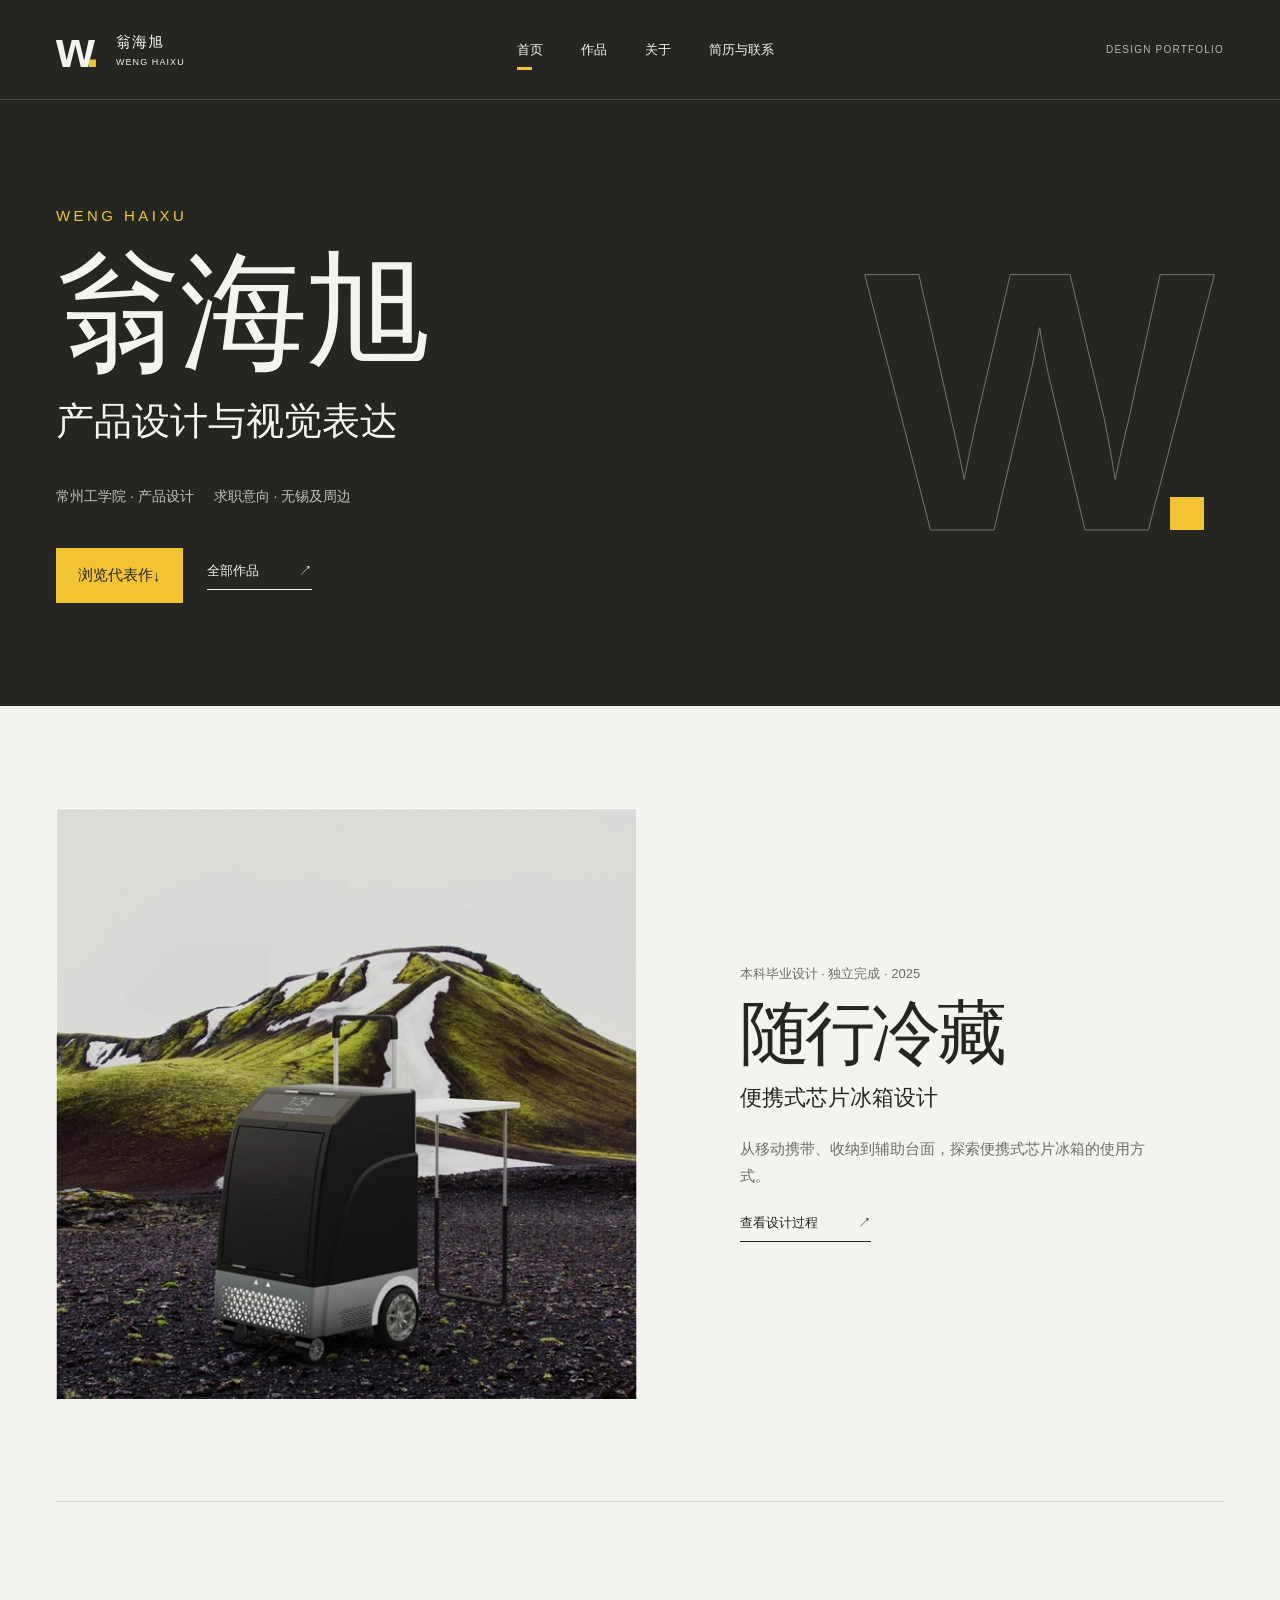
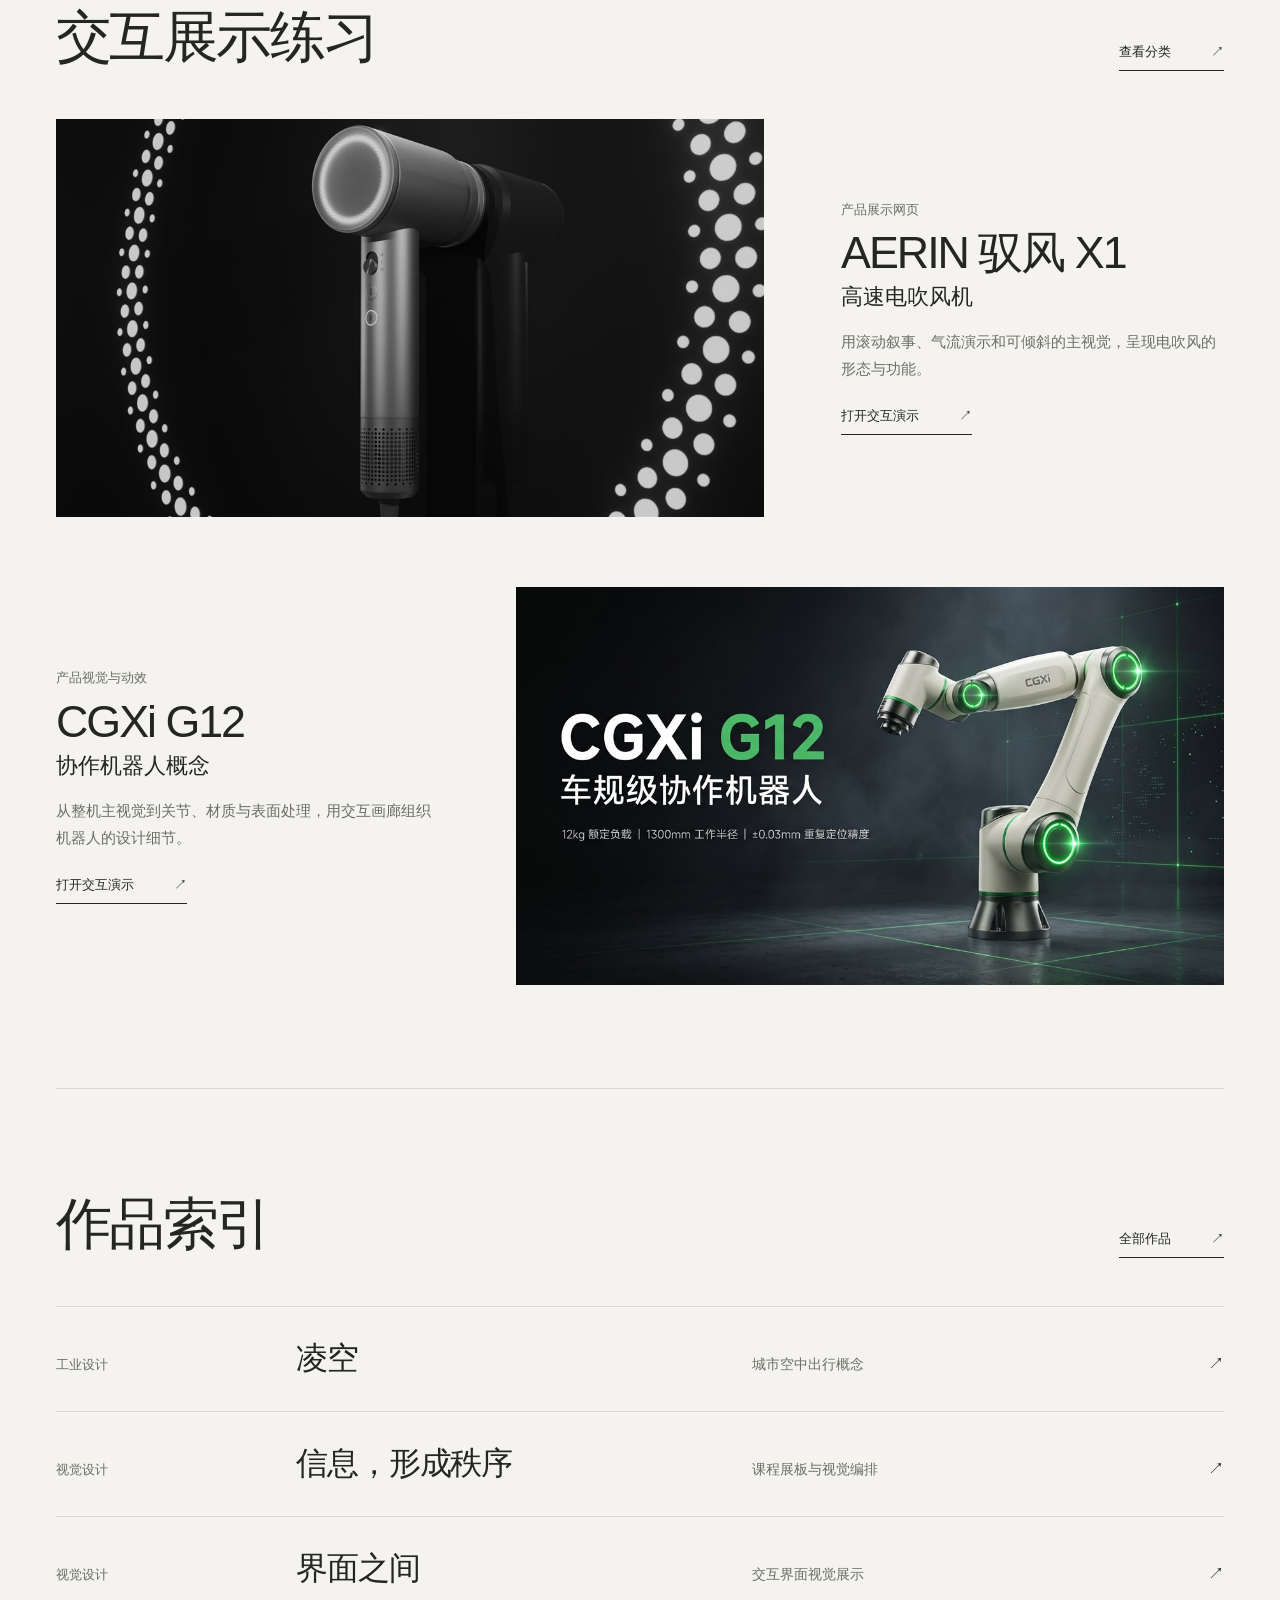
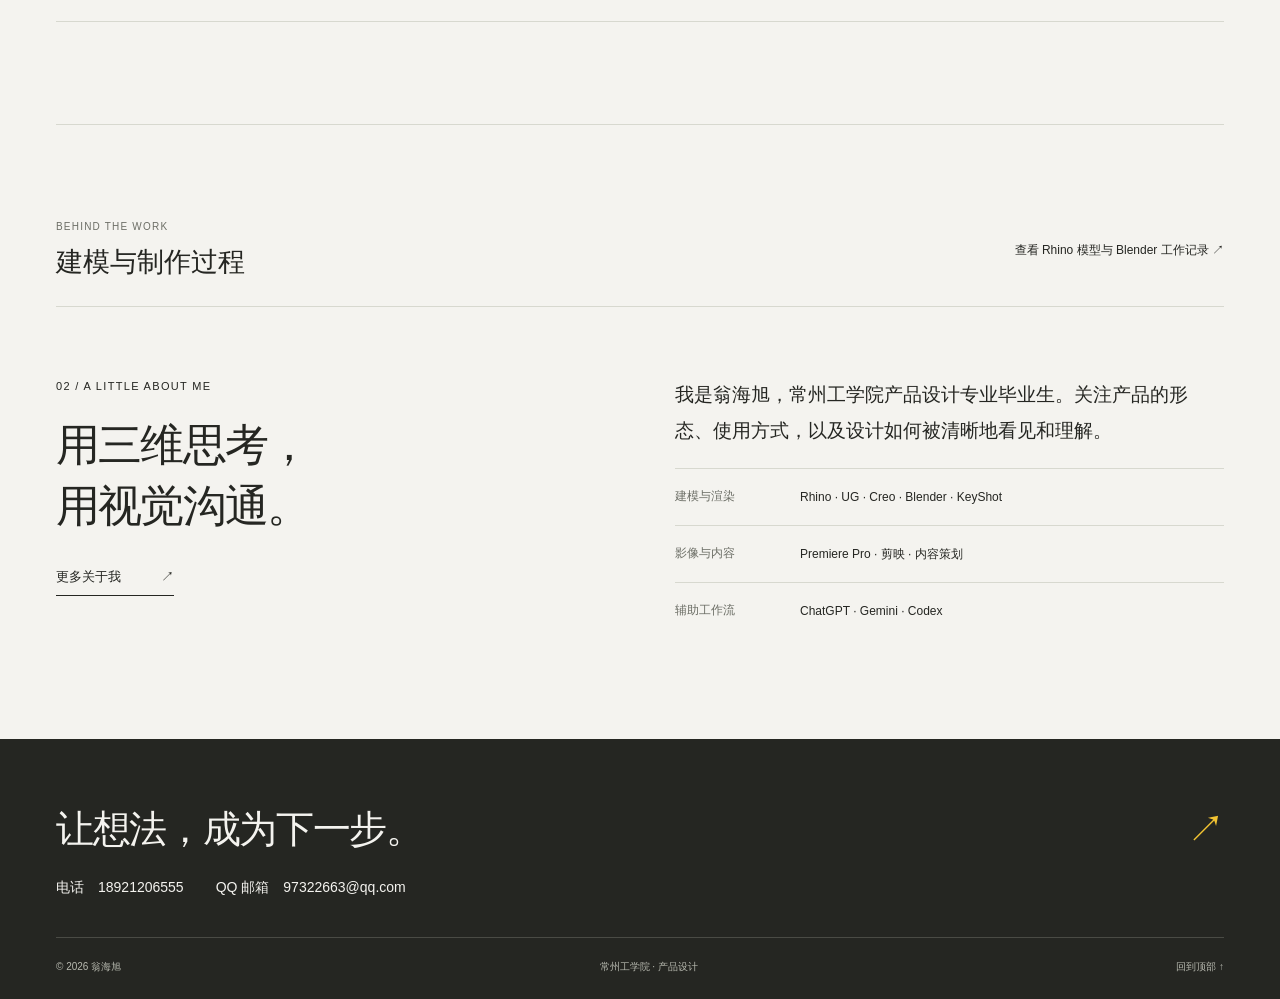
<file: index.html>
<!DOCTYPE html><html lang="zh-CN"><head><meta charset="UTF-8"><meta name="viewport" content="width=device-width, initial-scale=1"><meta name="description" content="常州工学院产品设计专业毕业生。以三维建模探索产品形态，以图像与版式表达设计想法。"><meta name="theme-color" content="#252622"><title>产品设计与视觉表达 — 翁海旭</title><link rel="icon" href="/favicon.svg" type="image/svg+xml"><link rel="canonical" href="https://whx97322663-glitch.github.io/"><meta property="og:title" content="产品设计与视觉表达 — 翁海旭"><meta property="og:description" content="常州工学院产品设计专业毕业生。以三维建模探索产品形态，以图像与版式表达设计想法。"><meta property="og:type" content="website"><meta property="og:url" content="https://whx97322663-glitch.github.io/"><link rel="stylesheet" href="/_astro/Base.BLZxcgM2.css"><link rel="stylesheet" href="/portfolio-motion.css?v=editorial"><link rel="stylesheet" href="/portfolio-layout.css?v=opening"></head><body class="dark">
<div class="opening-curtain" aria-hidden="true" hidden>
  <span class="opening-mark mark">w<span>.</span></span>
</div>
<script>
(() => {
  const curtain = document.querySelector(".opening-curtain");
  const motion = matchMedia("(prefers-reduced-motion: reduce)");
  if (motion.matches || location.hash) return;

  try {
    const key = "weng-portfolio-opening";
    if (sessionStorage.getItem(key)) return;
    sessionStorage.setItem(key, "seen");
  } catch {
    // The opening still works when storage is unavailable.
  }

  const listeners = new AbortController();
  const options = { signal: listeners.signal, passive: true };
  const timeout = setTimeout(close, 1450);

  function close() {
    curtain.hidden = true;
    listeners.abort();
    clearTimeout(timeout);
  }

  for (const event of ["keydown", "pointerdown", "focusin", "wheel", "pagehide"]) {
    addEventListener(event, close, options);
  }
  motion.addEventListener("change", close, options);
  curtain.hidden = false;
})();
</script>
<a class="skip" href="#main">跳转到内容</a><header class="site-header"><a class="wordmark" href="/" aria-label="翁海旭，返回首页"><span class="mark" aria-hidden="true">w<span>.</span></span><span>翁海旭<small>WENG HAIXU</small></span></a><nav aria-label="主导航" class="desktop-nav"><a href="/" aria-current="page">首页</a><a href="/projects/">作品</a><a href="/about/">关于</a><a href="/contact/">简历与联系</a></nav><details class="mobile-nav"><summary>菜单 <span aria-hidden="true">＋</span></summary><nav aria-label="手机导航"><a href="/">首页</a><a href="/projects/">作品</a><a href="/about/">关于</a><a href="/contact/">简历与联系</a></nav></details><span class="header-note">DESIGN PORTFOLIO</span></header><main id="main">
<section class="wrap profile-cover" id="profile-cover" aria-labelledby="profile-name">
  <div class="profile-copy">
    <p class="profile-romanization" lang="en">Weng Haixu</p>
    <h1 id="profile-name">翁海旭</h1>
    <p class="profile-role">产品设计与视觉表达</p>
    <p class="profile-summary"><span>常州工学院 · 产品设计</span><span>求职意向 · 无锡及周边</span></p>
    <div class="profile-actions">
      <a class="feature-cta" href="#featured-case">浏览代表作 <span aria-hidden="true">↓</span></a>
      <a class="text-link" href="/projects/">全部作品 <span aria-hidden="true">↗</span></a>
    </div>
  </div>
  <span class="cover-signature" aria-hidden="true">W<span></span></span>
</section>
<div class="light-surface">
  <section class="wrap case-plate editorial-section" id="featured-case" aria-labelledby="case-title">
    <div class="case-copy">
      <p class="editorial-label">本科毕业设计 · 独立完成 · 2025</p>
      <h2 id="case-title">随行冷藏</h2>
      <p class="case-type">便携式芯片冰箱设计</p>
      <p class="editorial-description">从移动携带、收纳到辅助台面，探索便携式芯片冰箱的使用方式。</p>
      <a class="text-link" href="/projects/portable-cooler/">查看设计过程 <span aria-hidden="true">↗</span></a>
    </div>
    <figure class="case-media feature-art">
      <div class="feature-crop">
        <img src="/media/page-15.webp" alt="户外场景中的便携式芯片冰箱，展示拉杆、轮组与辅助台面"
          width="1600" height="900" loading="lazy" decoding="async">
      </div>
    </figure>
  </section>
  <section class="wrap editorial-section practice-section practice-spreads" id="interactive-practice" aria-labelledby="practice-title">
    <div class="editorial-heading">
      <h2 id="practice-title">交互展示练习</h2>
      <a class="text-link" href="/projects/?category=interactive">查看分类 <span aria-hidden="true">↗</span></a>
    </div>
    <article class="project-card practice-card">
      <a class="project-link" href="/product-showcase/">
        <div class="card-image">
          <img src="/media/aerin-x1-cover.jpg" width="1120" height="630" loading="lazy" decoding="async" alt="深色背景中的 AERIN 驭风 X1 电吹风机渲染图">
        </div>
        <div class="practice-copy">
          <p class="editorial-label">产品展示网页</p>
          <h3>AERIN 驭风 X1</h3>
          <p class="practice-type">高速电吹风机</p>
          <p class="editorial-description">用滚动叙事、气流演示和可倾斜的主视觉，呈现电吹风的形态与功能。</p>
          <span class="text-link practice-action">打开交互演示 <span aria-hidden="true">↗</span></span>
        </div>
      </a>
    </article>
    <article class="project-card practice-card practice-reversed">
      <a class="project-link" href="/cgxi-g12/?v=2396d7e#sec-gallery">
        <div class="card-image">
          <img src="/media/cgxi-g12-cover.jpg" width="1120" height="625" loading="lazy" decoding="async" alt="带绿色关节灯环的 CGXi G12 协作机器人主视觉">
        </div>
        <div class="practice-copy">
          <p class="editorial-label">产品视觉与动效</p>
          <h3>CGXi G12</h3>
          <p class="practice-type">协作机器人概念</p>
          <p class="editorial-description">从整机主视觉到关节、材质与表面处理，用交互画廊组织机器人的设计细节。</p>
          <span class="text-link practice-action">打开交互演示 <span aria-hidden="true">↗</span></span>
        </div>
      </a>
    </article>
  </section>
  <section class="wrap editorial-section home-index" id="selected" aria-labelledby="home-index-title">
    <div class="editorial-heading">
      <h2 id="home-index-title">作品索引</h2>
      <a class="text-link" href="/projects/">全部作品 <span aria-hidden="true">↗</span></a>
    </div>
    <ul class="home-index-list">
      <li><a href="/projects/lingkong/"><span class="editorial-label">工业设计</span><span class="home-index-title">凌空</span><span class="home-index-description">城市空中出行概念</span><span class="home-index-arrow" aria-hidden="true">↗</span></a></li>
      <li><a href="/projects/visual-boards/"><span class="editorial-label">视觉设计</span><span class="home-index-title">信息，形成秩序</span><span class="home-index-description">课程展板与视觉编排</span><span class="home-index-arrow" aria-hidden="true">↗</span></a></li>
      <li><a href="/projects/interface-study/"><span class="editorial-label">视觉设计</span><span class="home-index-title">界面之间</span><span class="home-index-description">交互界面视觉展示</span><span class="home-index-arrow" aria-hidden="true">↗</span></a></li>
    </ul>
  </section>
<section class="about-strip wrap"><a class="process-entry" href="/projects/#process"><span><small>BEHIND THE WORK</small>建模与制作过程</span><span>查看 Rhino 模型与 Blender 工作记录 ↗</span></a><div><span class="eyebrow">02 / A LITTLE ABOUT ME</span><h2>用三维思考，<br>用视觉沟通。</h2><a class="text-link" href="/about/">更多关于我 <span>↗</span></a></div><div><p class="intro-text">我是翁海旭，常州工学院产品设计专业毕业生。关注产品的形态、使用方式，以及设计如何被清晰地看见和理解。</p><div class="skill-row"><span>建模与渲染</span><p>Rhino · UG · Creo · Blender · KeyShot</p></div><div class="skill-row"><span>影像与内容</span><p>Premiere Pro · 剪映 · 内容策划</p></div><div class="skill-row"><span>辅助工作流</span><p>ChatGPT · Gemini · Codex</p></div></div></section></div></main><footer class="site-footer"><div><a href="/contact/" class="footer-title">让想法，成为下一步。<span aria-hidden="true">↗</span></a><address class="footer-contact"><a href="tel:+8618921206555">电话　18921206555</a><a href="mailto:97322663@qq.com">QQ 邮箱　97322663@qq.com</a></address></div><div class="footer-bottom"><span>© 2026 翁海旭</span><span>常州工学院 · 产品设计</span><a href="#main">回到顶部 ↑</a></div></footer><dialog id="image-dialog" aria-label="作品图片大图"><button type="button" class="dialog-close" autofocus aria-label="关闭大图">关闭 ×</button><img alt=""><p></p></dialog><script type="module">function e(e,t=`all`,n=`recommended`,r=e.flatMap(e=>e.categories)){let i=new Set(r);return e.filter(e=>!e.draft&&(t===`all`||!i.has(t)||e.categories.includes(t))).sort((e,t)=>(n===`year`?(t.year??0)-(e.year??0):0)||e.order-t.order||e.slug.localeCompare(t.slug))}var t=document.querySelector(`.mobile-nav`);document.addEventListener(`keydown`,e=>{e.key===`Escape`&&t?.open&&(t.open=!1,t.querySelector(`summary`)?.focus())}),document.addEventListener(`click`,e=>{t?.open&&!t.contains(e.target)&&(t.open=!1)});var n=document.querySelector(`#image-dialog`),r=null;document.querySelectorAll(`[data-image]`).forEach(e=>e.addEventListener(`click`,()=>{if(!n)return;r=e;let t=n.querySelector(`img`);t.src=e.dataset.image,t.alt=e.dataset.alt||``,n.querySelector(`p`).textContent=e.dataset.caption||``,n.showModal(),document.body.style.overflow=`hidden`})),n?.querySelector(`button`)?.addEventListener(`click`,()=>n.close()),n?.addEventListener(`click`,e=>{if(e.target===n){let t=n.getBoundingClientRect();(e.clientX<t.left||e.clientX>t.right||e.clientY<t.top||e.clientY>t.bottom)&&n.close()}}),n?.addEventListener(`close`,()=>{document.body.style.overflow=``,r?.focus()}),document.querySelector(`[data-copy]`)?.addEventListener(`click`,async e=>{let t=e.currentTarget,n=document.querySelector(`#copy-status`);try{await navigator.clipboard.writeText(t.dataset.copy),n&&(n.textContent=`邮箱已复制。`)}catch{n&&(n.textContent=`无法自动复制，请选中邮箱文字手动复制。`)}});var i=document.querySelector(`#project-grid`);if(i){let t=Array.from(i.querySelectorAll(`[data-project]`)),n=Array.from(document.querySelectorAll(`[data-filter]`)),r=document.querySelector(`#project-sort`);function a(){let a=new URL(location.href),o=a.searchParams.get(`category`)||`all`;n.some(e=>e.dataset.filter===o)||(o=`all`);let s=a.searchParams.get(`sort`)===`year`?`year`:`recommended`;r.value=s,n.forEach(e=>{e.dataset.filter===o?e.setAttribute(`aria-current`,`true`):e.removeAttribute(`aria-current`)}),t.forEach(e=>e.hidden=!0);let c=e(t.map(e=>({slug:e.dataset.slug||``,categories:e.dataset.categories?.split(`,`)||[],year:Number(e.dataset.year),order:Number(e.dataset.order),draft:!1,card:e})),o,s,n.map(e=>e.dataset.filter));c.forEach(e=>{e.card.hidden=!1,i.append(e.card)});let l=c.length;document.querySelector(`#results-count`).textContent=`共 ${l} 个项目`,document.querySelector(`#empty-results`).hidden=l!==0;try{sessionStorage.setItem(`portfolio-list`,location.pathname+location.search)}catch{}}function o(e,t){let n=new URL(location.href);e===`all`?n.searchParams.delete(`category`):n.searchParams.set(`category`,e),t===`recommended`?n.searchParams.delete(`sort`):n.searchParams.set(`sort`,t),history.pushState(null,``,n),a()}n.forEach(e=>e.addEventListener(`click`,t=>{t.ctrlKey||t.metaKey||t.shiftKey||t.altKey||(t.preventDefault(),o(e.dataset.filter,r.value))})),r.addEventListener(`change`,()=>o(document.querySelector(`[data-filter][aria-current=true]`)?.dataset.filter||`all`,r.value)),document.querySelector(`[data-reset]`)?.addEventListener(`click`,e=>{e.preventDefault(),o(`all`,`recommended`)}),addEventListener(`popstate`,a),a()}try{let e=sessionStorage.getItem(`portfolio-list`);e&&/^\/projects\/(?:\?[^#]*)?$/.test(e)&&document.querySelector(`[data-back-projects]`)?.setAttribute(`href`,e)}catch{}if(matchMedia(`(max-width:700px)`).matches){let e=document.querySelector(`.case-toc details`);e&&(e.open=!1)}</script><script type="module" src="/portfolio-motion.js?v=editorial"></script></body></html>
</file>
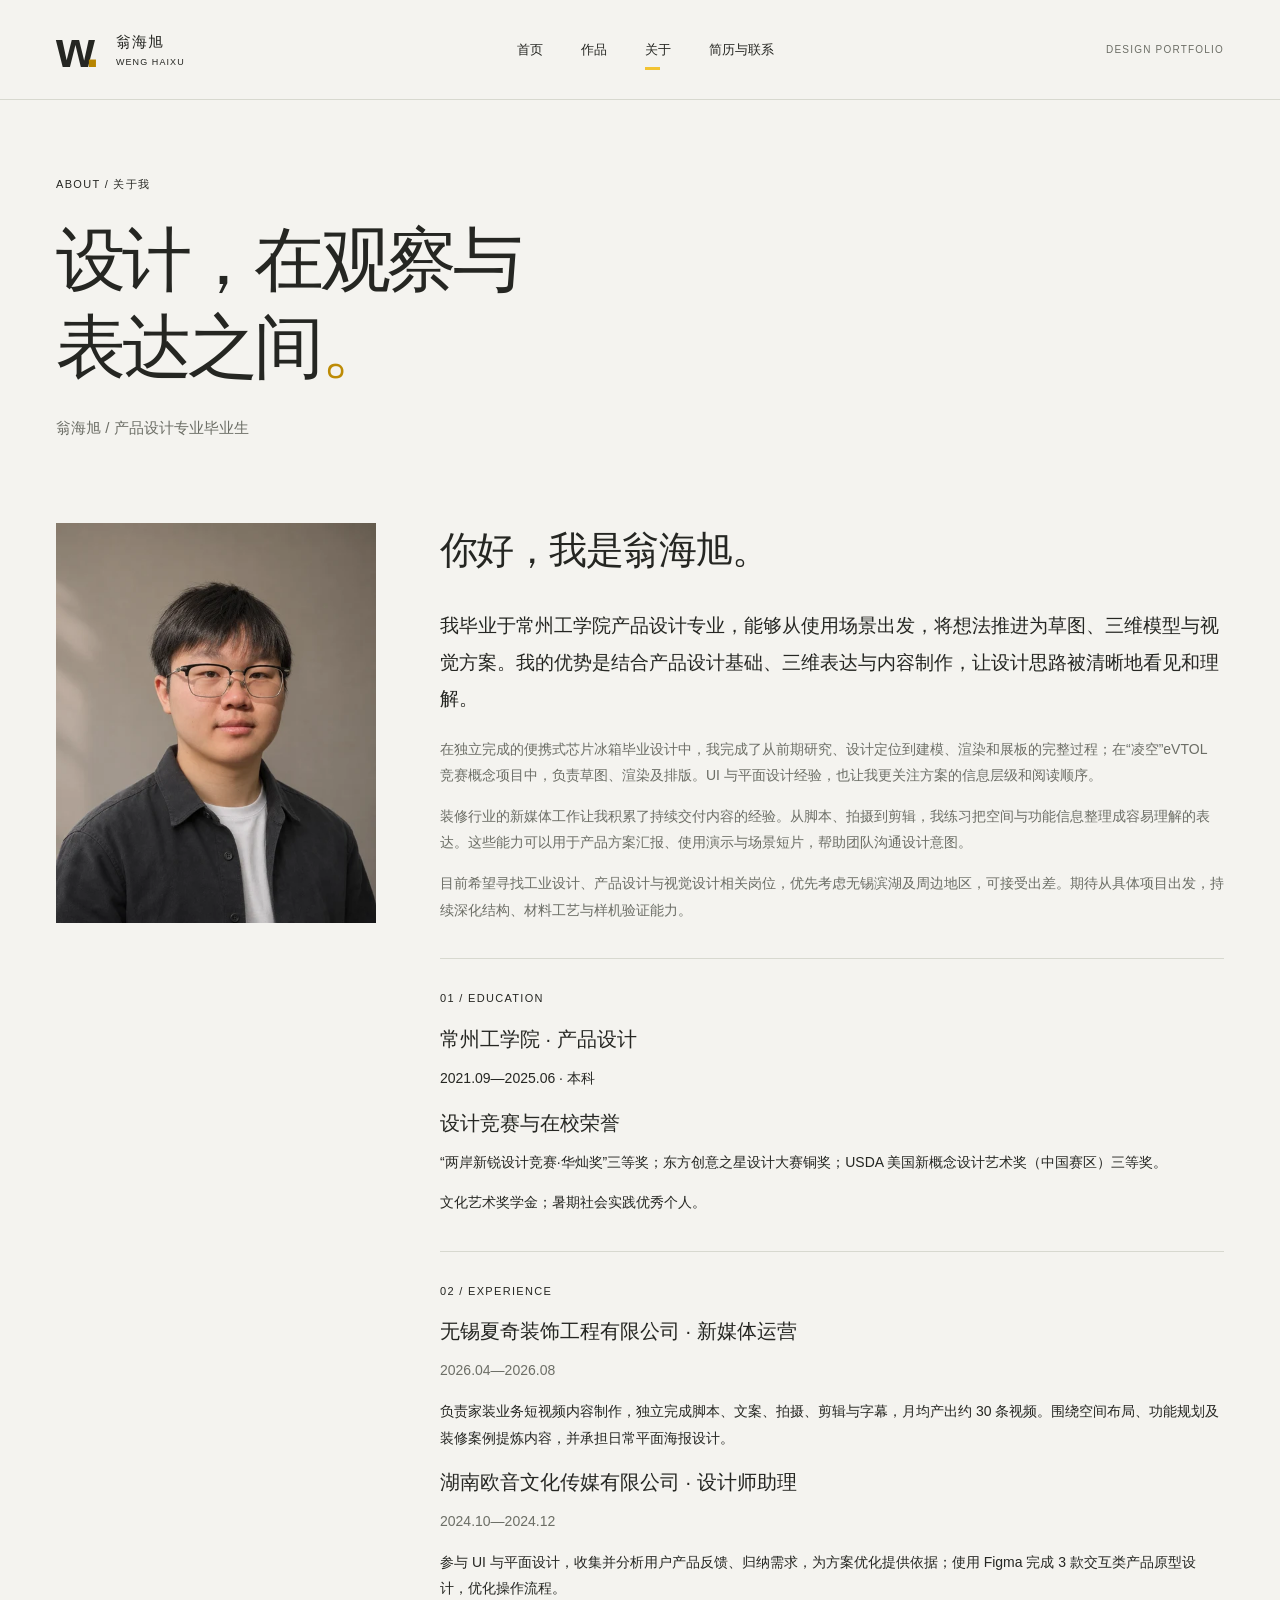
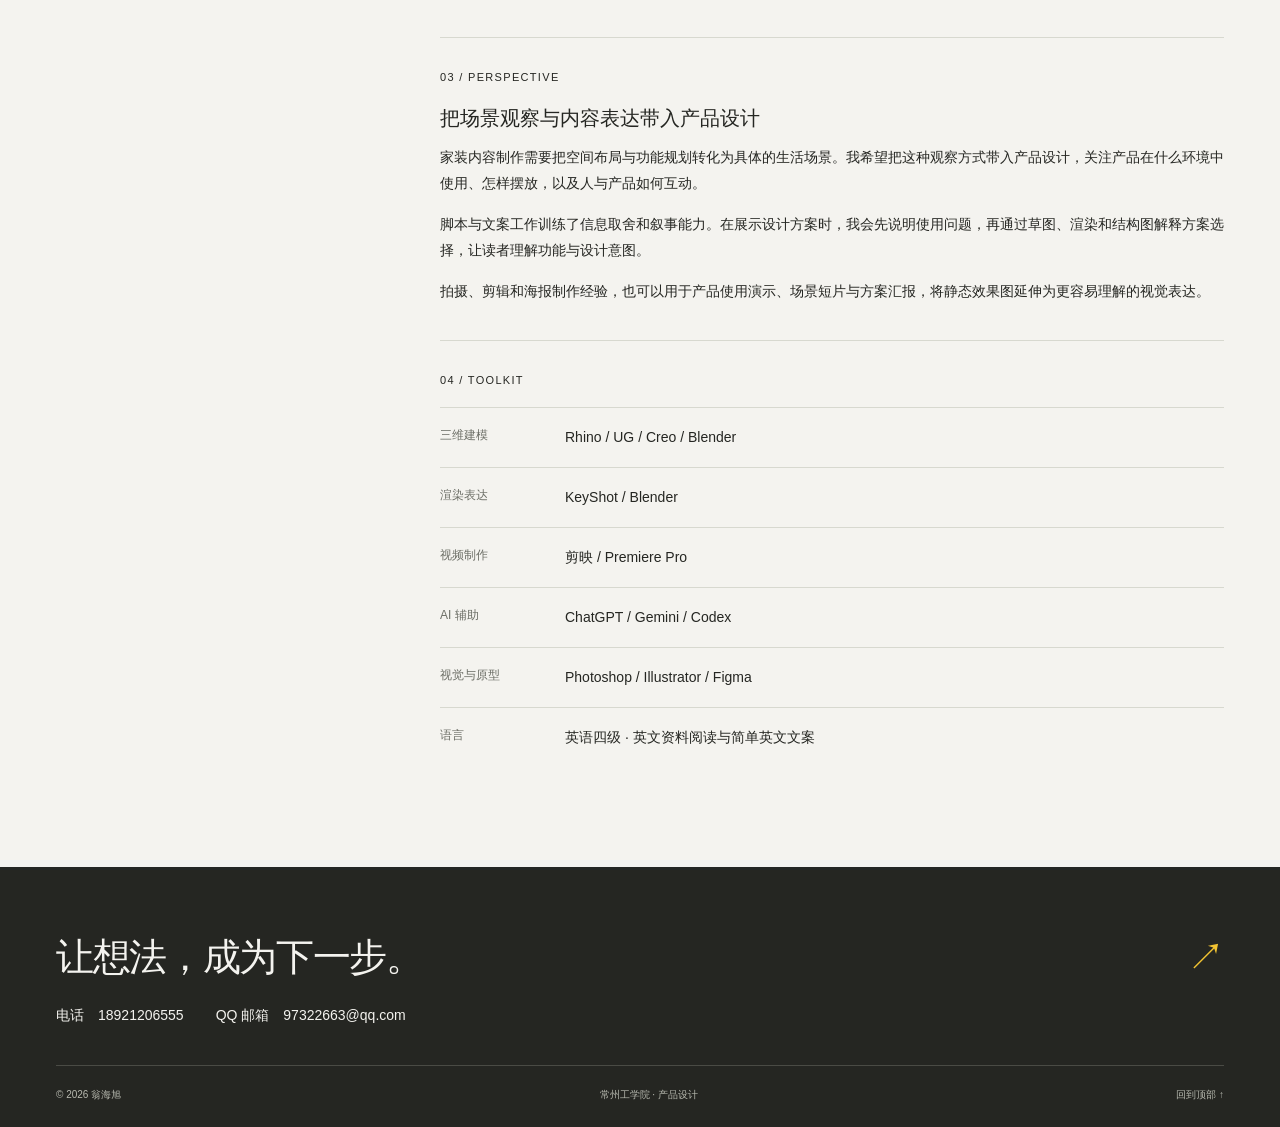
<file: about/index.html>
<!DOCTYPE html><html lang="zh-CN"><head><meta charset="UTF-8"><meta name="viewport" content="width=device-width, initial-scale=1"><meta name="description" content="常州工学院产品设计专业毕业生。以三维建模探索产品形态，以图像与版式表达设计想法。"><meta name="theme-color" content="#252622"><title>关于我 — 翁海旭</title><link rel="icon" href="/favicon.svg" type="image/svg+xml"><link rel="canonical" href="https://whx97322663-glitch.github.io/about/"><meta property="og:title" content="关于我 — 翁海旭"><meta property="og:description" content="常州工学院产品设计专业毕业生。以三维建模探索产品形态，以图像与版式表达设计想法。"><meta property="og:type" content="website"><meta property="og:url" content="https://whx97322663-glitch.github.io/about/"><link rel="stylesheet" href="/_astro/Base.BLZxcgM2.css"></head><body><a class="skip" href="#main">跳转到内容</a><header class="site-header"><a class="wordmark" href="/" aria-label="翁海旭，返回首页"><span class="mark" aria-hidden="true">w<span>.</span></span><span>翁海旭<small>WENG HAIXU</small></span></a><nav aria-label="主导航" class="desktop-nav"><a href="/">首页</a><a href="/projects/">作品</a><a href="/about/" aria-current="page">关于</a><a href="/contact/">简历与联系</a></nav><details class="mobile-nav"><summary>菜单 <span aria-hidden="true">＋</span></summary><nav aria-label="手机导航"><a href="/">首页</a><a href="/projects/">作品</a><a href="/about/">关于</a><a href="/contact/">简历与联系</a></nav></details><span class="header-note">DESIGN PORTFOLIO</span></header><main id="main"><section class="wrap page-intro"><span class="eyebrow">ABOUT / 关于我</span><h1>设计，在观察与<br>表达之间<span class="accent-dot">。</span></h1><p>翁海旭 / 产品设计专业毕业生</p></section><section class="wrap biography"><picture class="mobile-preview"><source media="(max-width: 700px)" srcset="/media/profile/portrait-480.webp"><img class="bio-portrait" src="/media/profile/portrait-960.webp" srcset="/media/profile/portrait-480.webp 480w, /media/profile/portrait-960.webp 960w" sizes="(max-width: 700px) 62vw, 320px" width="960" height="1200" alt="翁海旭的个人肖像"></picture><div><h2>你好，我是翁海旭。</h2><p class="intro-text">我毕业于常州工学院产品设计专业，能够从使用场景出发，将想法推进为草图、三维模型与视觉方案。我的优势是结合产品设计基础、三维表达与内容制作，让设计思路被清晰地看见和理解。</p><p>在独立完成的便携式芯片冰箱毕业设计中，我完成了从前期研究、设计定位到建模、渲染和展板的完整过程；在“凌空”eVTOL 竞赛概念项目中，负责草图、渲染及排版。UI 与平面设计经验，也让我更关注方案的信息层级和阅读顺序。</p><p>装修行业的新媒体工作让我积累了持续交付内容的经验。从脚本、拍摄到剪辑，我练习把空间与功能信息整理成容易理解的表达。这些能力可以用于产品方案汇报、使用演示与场景短片，帮助团队沟通设计意图。</p><p>目前希望寻找工业设计、产品设计与视觉设计相关岗位，优先考虑无锡滨湖及周边地区，可接受出差。期待从具体项目出发，持续深化结构、材料工艺与样机验证能力。</p><div class="bio-section"><span class="eyebrow">01 / EDUCATION</span><h3>常州工学院 · 产品设计</h3><p>2021.09—2025.06 · 本科</p><h3>设计竞赛与在校荣誉</h3><p>“两岸新锐设计竞赛·华灿奖”三等奖；东方创意之星设计大赛铜奖；USDA 美国新概念设计艺术奖（中国赛区）三等奖。</p><p>文化艺术奖学金；暑期社会实践优秀个人。</p></div><div class="bio-section"><span class="eyebrow">02 / EXPERIENCE</span><h3>无锡夏奇装饰工程有限公司 · 新媒体运营</h3><p class="muted">2026.04—2026.08</p><p>负责家装业务短视频内容制作，独立完成脚本、文案、拍摄、剪辑与字幕，月均产出约 30 条视频。围绕空间布局、功能规划及装修案例提炼内容，并承担日常平面海报设计。</p><h3>湖南欧音文化传媒有限公司 · 设计师助理</h3><p class="muted">2024.10—2024.12</p><p>参与 UI 与平面设计，收集并分析用户产品反馈、归纳需求，为方案优化提供依据；使用 Figma 完成 3 款交互类产品原型设计，优化操作流程。</p></div><div class="bio-section"><span class="eyebrow">03 / PERSPECTIVE</span><h3>把场景观察与内容表达带入产品设计</h3><p>家装内容制作需要把空间布局与功能规划转化为具体的生活场景。我希望把这种观察方式带入产品设计，关注产品在什么环境中使用、怎样摆放，以及人与产品如何互动。</p><p>脚本与文案工作训练了信息取舍和叙事能力。在展示设计方案时，我会先说明使用问题，再通过草图、渲染和结构图解释方案选择，让读者理解功能与设计意图。</p><p>拍摄、剪辑和海报制作经验，也可以用于产品使用演示、场景短片与方案汇报，将静态效果图延伸为更容易理解的视觉表达。</p></div><div class="bio-section"><span class="eyebrow">04 / TOOLKIT</span><div class="skill-row"><span>三维建模</span><p>Rhino / UG / Creo / Blender</p></div><div class="skill-row"><span>渲染表达</span><p>KeyShot / Blender</p></div><div class="skill-row"><span>视频制作</span><p>剪映 / Premiere Pro</p></div><div class="skill-row"><span>AI 辅助</span><p>ChatGPT / Gemini / Codex</p></div><div class="skill-row"><span>视觉与原型</span><p>Photoshop / Illustrator / Figma</p></div><div class="skill-row"><span>语言</span><p>英语四级 · 英文资料阅读与简单英文文案</p></div></div></div></section></main><footer class="site-footer"><div><a href="/contact/" class="footer-title">让想法，成为下一步。<span aria-hidden="true">↗</span></a><address class="footer-contact"><a href="tel:+8618921206555">电话　18921206555</a><a href="mailto:97322663@qq.com">QQ 邮箱　97322663@qq.com</a></address></div><div class="footer-bottom"><span>© 2026 翁海旭</span><span>常州工学院 · 产品设计</span><a href="#main">回到顶部 ↑</a></div></footer><dialog id="image-dialog" aria-label="作品图片大图"><button type="button" class="dialog-close" autofocus aria-label="关闭大图">关闭 ×</button><img alt=""><p></p></dialog><script type="module">function e(e,t=`all`,n=`recommended`,r=e.flatMap(e=>e.categories)){let i=new Set(r);return e.filter(e=>!e.draft&&(t===`all`||!i.has(t)||e.categories.includes(t))).sort((e,t)=>(n===`year`?(t.year??0)-(e.year??0):0)||e.order-t.order||e.slug.localeCompare(t.slug))}var t=document.querySelector(`.mobile-nav`);document.addEventListener(`keydown`,e=>{e.key===`Escape`&&t?.open&&(t.open=!1,t.querySelector(`summary`)?.focus())}),document.addEventListener(`click`,e=>{t?.open&&!t.contains(e.target)&&(t.open=!1)});var n=document.querySelector(`#image-dialog`),r=null;document.querySelectorAll(`[data-image]`).forEach(e=>e.addEventListener(`click`,()=>{if(!n)return;r=e;let t=n.querySelector(`img`);t.src=e.dataset.image,t.alt=e.dataset.alt||``,n.querySelector(`p`).textContent=e.dataset.caption||``,n.showModal(),document.body.style.overflow=`hidden`})),n?.querySelector(`button`)?.addEventListener(`click`,()=>n.close()),n?.addEventListener(`click`,e=>{if(e.target===n){let t=n.getBoundingClientRect();(e.clientX<t.left||e.clientX>t.right||e.clientY<t.top||e.clientY>t.bottom)&&n.close()}}),n?.addEventListener(`close`,()=>{document.body.style.overflow=``,r?.focus()}),document.querySelector(`[data-copy]`)?.addEventListener(`click`,async e=>{let t=e.currentTarget,n=document.querySelector(`#copy-status`);try{await navigator.clipboard.writeText(t.dataset.copy),n&&(n.textContent=`邮箱已复制。`)}catch{n&&(n.textContent=`无法自动复制，请选中邮箱文字手动复制。`)}});var i=document.querySelector(`#project-grid`);if(i){let t=Array.from(i.querySelectorAll(`[data-project]`)),n=Array.from(document.querySelectorAll(`[data-filter]`)),r=document.querySelector(`#project-sort`);function a(){let a=new URL(location.href),o=a.searchParams.get(`category`)||`all`;n.some(e=>e.dataset.filter===o)||(o=`all`);let s=a.searchParams.get(`sort`)===`year`?`year`:`recommended`;r.value=s,n.forEach(e=>{e.dataset.filter===o?e.setAttribute(`aria-current`,`true`):e.removeAttribute(`aria-current`)}),t.forEach(e=>e.hidden=!0);let c=e(t.map(e=>({slug:e.dataset.slug||``,categories:e.dataset.categories?.split(`,`)||[],year:Number(e.dataset.year),order:Number(e.dataset.order),draft:!1,card:e})),o,s,n.map(e=>e.dataset.filter));c.forEach(e=>{e.card.hidden=!1,i.append(e.card)});let l=c.length;document.querySelector(`#results-count`).textContent=`共 ${l} 个项目`,document.querySelector(`#empty-results`).hidden=l!==0;try{sessionStorage.setItem(`portfolio-list`,location.pathname+location.search)}catch{}}function o(e,t){let n=new URL(location.href);e===`all`?n.searchParams.delete(`category`):n.searchParams.set(`category`,e),t===`recommended`?n.searchParams.delete(`sort`):n.searchParams.set(`sort`,t),history.pushState(null,``,n),a()}n.forEach(e=>e.addEventListener(`click`,t=>{t.ctrlKey||t.metaKey||t.shiftKey||t.altKey||(t.preventDefault(),o(e.dataset.filter,r.value))})),r.addEventListener(`change`,()=>o(document.querySelector(`[data-filter][aria-current=true]`)?.dataset.filter||`all`,r.value)),document.querySelector(`[data-reset]`)?.addEventListener(`click`,e=>{e.preventDefault(),o(`all`,`recommended`)}),addEventListener(`popstate`,a),a()}try{let e=sessionStorage.getItem(`portfolio-list`);e&&/^\/projects\/(?:\?[^#]*)?$/.test(e)&&document.querySelector(`[data-back-projects]`)?.setAttribute(`href`,e)}catch{}if(matchMedia(`(max-width:700px)`).matches){let e=document.querySelector(`.case-toc details`);e&&(e.open=!1)}</script></body></html>
</file>
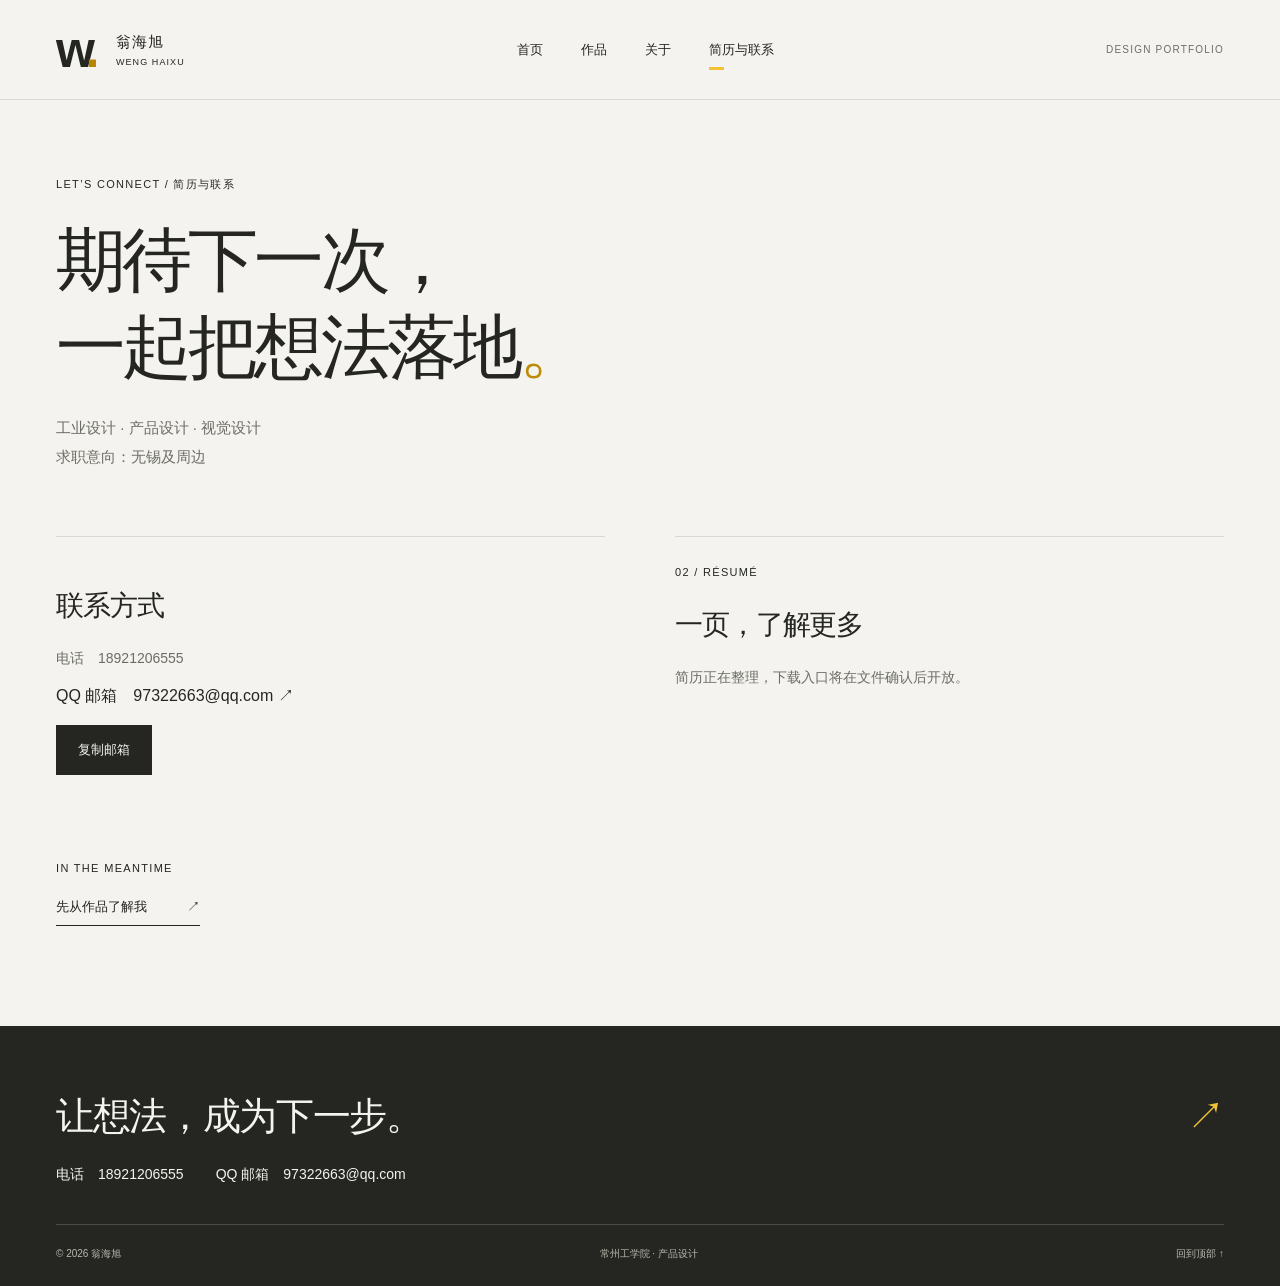
<file: contact/index.html>
<!DOCTYPE html><html lang="zh-CN"><head><meta charset="UTF-8"><meta name="viewport" content="width=device-width, initial-scale=1"><meta name="description" content="常州工学院产品设计专业毕业生。以三维建模探索产品形态，以图像与版式表达设计想法。"><meta name="theme-color" content="#252622"><title>简历与联系 — 翁海旭</title><link rel="icon" href="/favicon.svg" type="image/svg+xml"><link rel="canonical" href="https://whx97322663-glitch.github.io/contact/"><meta property="og:title" content="简历与联系 — 翁海旭"><meta property="og:description" content="常州工学院产品设计专业毕业生。以三维建模探索产品形态，以图像与版式表达设计想法。"><meta property="og:type" content="website"><meta property="og:url" content="https://whx97322663-glitch.github.io/contact/"><link rel="stylesheet" href="/_astro/Base.BLZxcgM2.css"></head><body><a class="skip" href="#main">跳转到内容</a><header class="site-header"><a class="wordmark" href="/" aria-label="翁海旭，返回首页"><span class="mark" aria-hidden="true">w<span>.</span></span><span>翁海旭<small>WENG HAIXU</small></span></a><nav aria-label="主导航" class="desktop-nav"><a href="/">首页</a><a href="/projects/">作品</a><a href="/about/">关于</a><a href="/contact/" aria-current="page">简历与联系</a></nav><details class="mobile-nav"><summary>菜单 <span aria-hidden="true">＋</span></summary><nav aria-label="手机导航"><a href="/">首页</a><a href="/projects/">作品</a><a href="/about/">关于</a><a href="/contact/">简历与联系</a></nav></details><span class="header-note">DESIGN PORTFOLIO</span></header><main id="main"><section class="wrap page-intro contact-intro"><span class="eyebrow">LET’S CONNECT / 简历与联系</span><h1>期待下一次，<br>一起把想法落地<span class="accent-dot">。</span></h1><p>工业设计 · 产品设计 · 视觉设计<br>求职意向：无锡及周边</p></section><section class="wrap contact-options"><div><h2>联系方式</h2><p>电话　<a href="tel:+8618921206555">18921206555</a></p><a class="contact-email" href="mailto:97322663@qq.com">QQ 邮箱　97322663@qq.com ↗</a><button class="copy-button" data-copy="97322663@qq.com">复制邮箱</button><p id="copy-status" role="status"></p></div><div><span class="eyebrow">02 / RÉSUMÉ</span><h2>一页，了解更多</h2><p>简历正在整理，下载入口将在文件确认后开放。</p></div></section><section class="wrap contact-foot"><span class="eyebrow">IN THE MEANTIME</span><a class="text-link" href="/projects/">先从作品了解我 <span>↗</span></a></section></main><footer class="site-footer"><div><a href="/contact/" class="footer-title">让想法，成为下一步。<span aria-hidden="true">↗</span></a><address class="footer-contact"><a href="tel:+8618921206555">电话　18921206555</a><a href="mailto:97322663@qq.com">QQ 邮箱　97322663@qq.com</a></address></div><div class="footer-bottom"><span>© 2026 翁海旭</span><span>常州工学院 · 产品设计</span><a href="#main">回到顶部 ↑</a></div></footer><dialog id="image-dialog" aria-label="作品图片大图"><button type="button" class="dialog-close" autofocus aria-label="关闭大图">关闭 ×</button><img alt=""><p></p></dialog><script type="module">function e(e,t=`all`,n=`recommended`,r=e.flatMap(e=>e.categories)){let i=new Set(r);return e.filter(e=>!e.draft&&(t===`all`||!i.has(t)||e.categories.includes(t))).sort((e,t)=>(n===`year`?(t.year??0)-(e.year??0):0)||e.order-t.order||e.slug.localeCompare(t.slug))}var t=document.querySelector(`.mobile-nav`);document.addEventListener(`keydown`,e=>{e.key===`Escape`&&t?.open&&(t.open=!1,t.querySelector(`summary`)?.focus())}),document.addEventListener(`click`,e=>{t?.open&&!t.contains(e.target)&&(t.open=!1)});var n=document.querySelector(`#image-dialog`),r=null;document.querySelectorAll(`[data-image]`).forEach(e=>e.addEventListener(`click`,()=>{if(!n)return;r=e;let t=n.querySelector(`img`);t.src=e.dataset.image,t.alt=e.dataset.alt||``,n.querySelector(`p`).textContent=e.dataset.caption||``,n.showModal(),document.body.style.overflow=`hidden`})),n?.querySelector(`button`)?.addEventListener(`click`,()=>n.close()),n?.addEventListener(`click`,e=>{if(e.target===n){let t=n.getBoundingClientRect();(e.clientX<t.left||e.clientX>t.right||e.clientY<t.top||e.clientY>t.bottom)&&n.close()}}),n?.addEventListener(`close`,()=>{document.body.style.overflow=``,r?.focus()}),document.querySelector(`[data-copy]`)?.addEventListener(`click`,async e=>{let t=e.currentTarget,n=document.querySelector(`#copy-status`);try{await navigator.clipboard.writeText(t.dataset.copy),n&&(n.textContent=`邮箱已复制。`)}catch{n&&(n.textContent=`无法自动复制，请选中邮箱文字手动复制。`)}});var i=document.querySelector(`#project-grid`);if(i){let t=Array.from(i.querySelectorAll(`[data-project]`)),n=Array.from(document.querySelectorAll(`[data-filter]`)),r=document.querySelector(`#project-sort`);function a(){let a=new URL(location.href),o=a.searchParams.get(`category`)||`all`;n.some(e=>e.dataset.filter===o)||(o=`all`);let s=a.searchParams.get(`sort`)===`year`?`year`:`recommended`;r.value=s,n.forEach(e=>{e.dataset.filter===o?e.setAttribute(`aria-current`,`true`):e.removeAttribute(`aria-current`)}),t.forEach(e=>e.hidden=!0);let c=e(t.map(e=>({slug:e.dataset.slug||``,categories:e.dataset.categories?.split(`,`)||[],year:Number(e.dataset.year),order:Number(e.dataset.order),draft:!1,card:e})),o,s,n.map(e=>e.dataset.filter));c.forEach(e=>{e.card.hidden=!1,i.append(e.card)});let l=c.length;document.querySelector(`#results-count`).textContent=`共 ${l} 个项目`,document.querySelector(`#empty-results`).hidden=l!==0;try{sessionStorage.setItem(`portfolio-list`,location.pathname+location.search)}catch{}}function o(e,t){let n=new URL(location.href);e===`all`?n.searchParams.delete(`category`):n.searchParams.set(`category`,e),t===`recommended`?n.searchParams.delete(`sort`):n.searchParams.set(`sort`,t),history.pushState(null,``,n),a()}n.forEach(e=>e.addEventListener(`click`,t=>{t.ctrlKey||t.metaKey||t.shiftKey||t.altKey||(t.preventDefault(),o(e.dataset.filter,r.value))})),r.addEventListener(`change`,()=>o(document.querySelector(`[data-filter][aria-current=true]`)?.dataset.filter||`all`,r.value)),document.querySelector(`[data-reset]`)?.addEventListener(`click`,e=>{e.preventDefault(),o(`all`,`recommended`)}),addEventListener(`popstate`,a),a()}try{let e=sessionStorage.getItem(`portfolio-list`);e&&/^\/projects\/(?:\?[^#]*)?$/.test(e)&&document.querySelector(`[data-back-projects]`)?.setAttribute(`href`,e)}catch{}if(matchMedia(`(max-width:700px)`).matches){let e=document.querySelector(`.case-toc details`);e&&(e.open=!1)}</script></body></html>
</file>
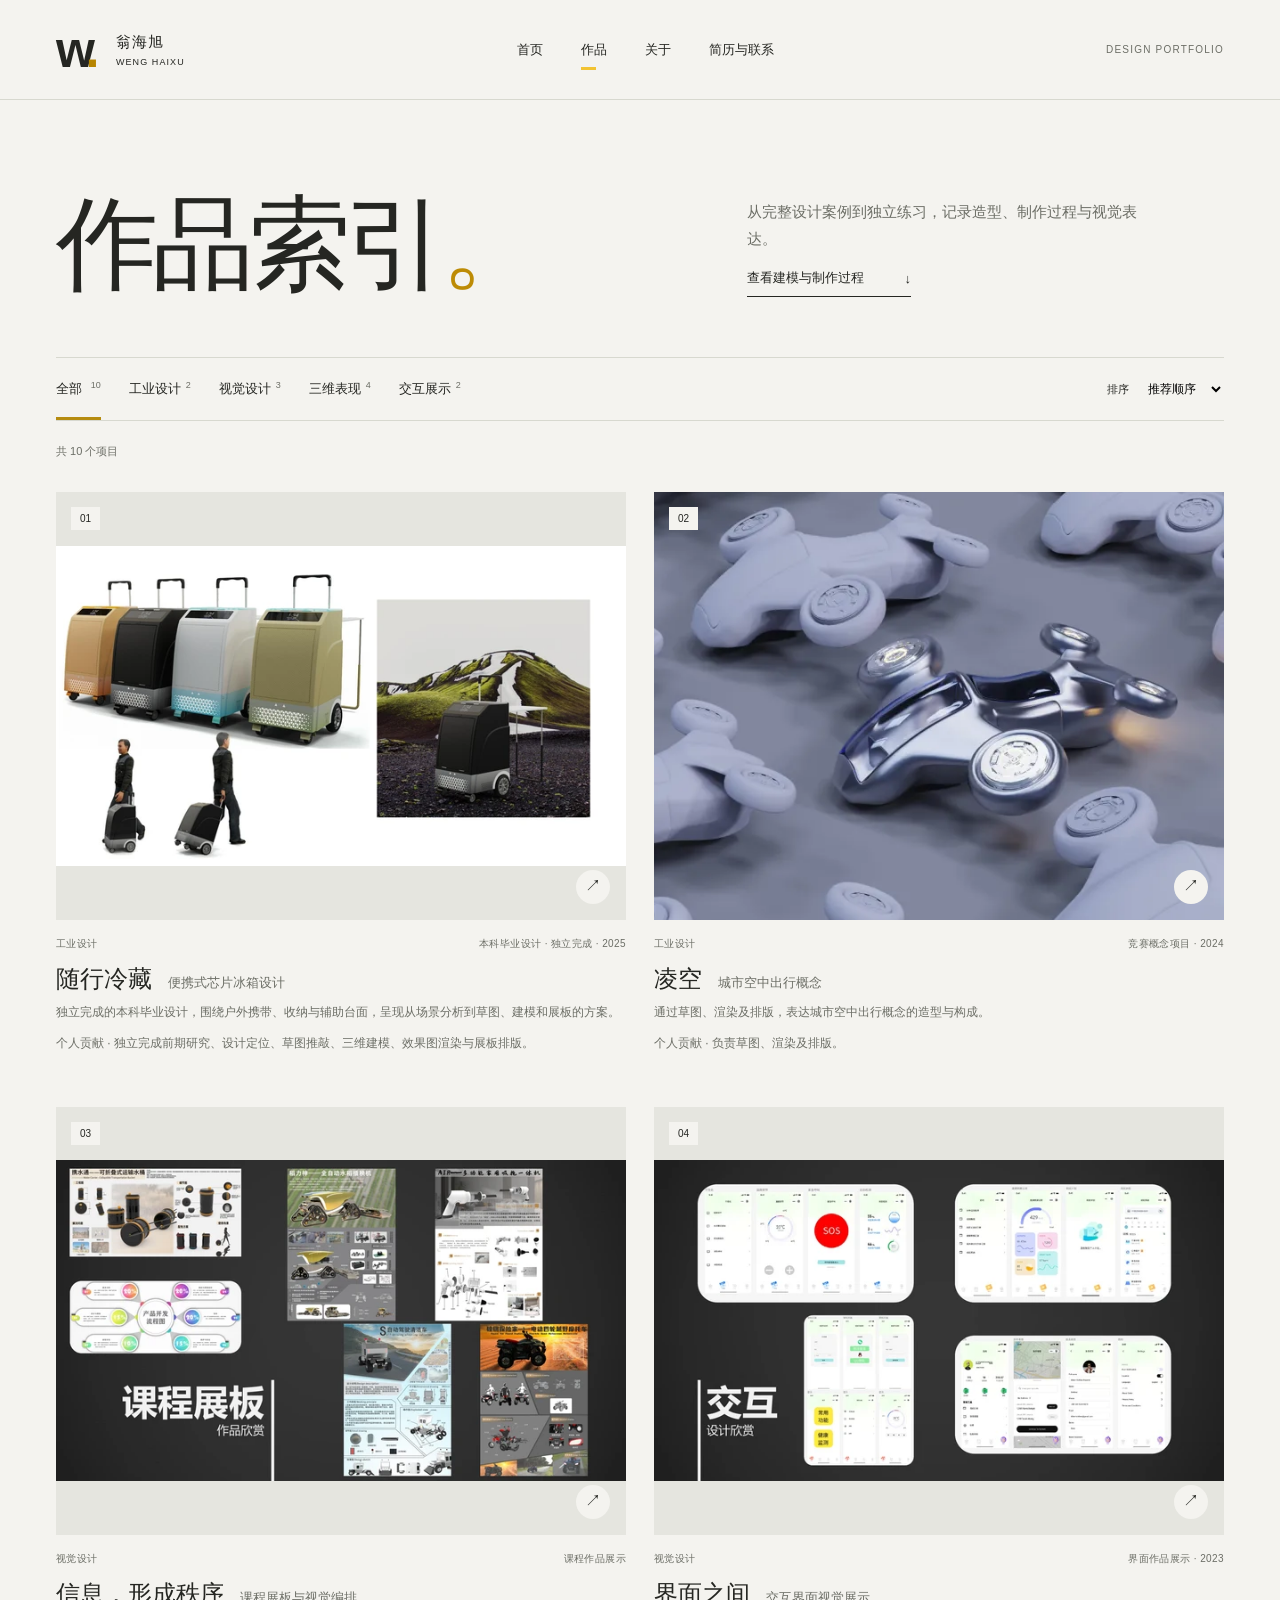
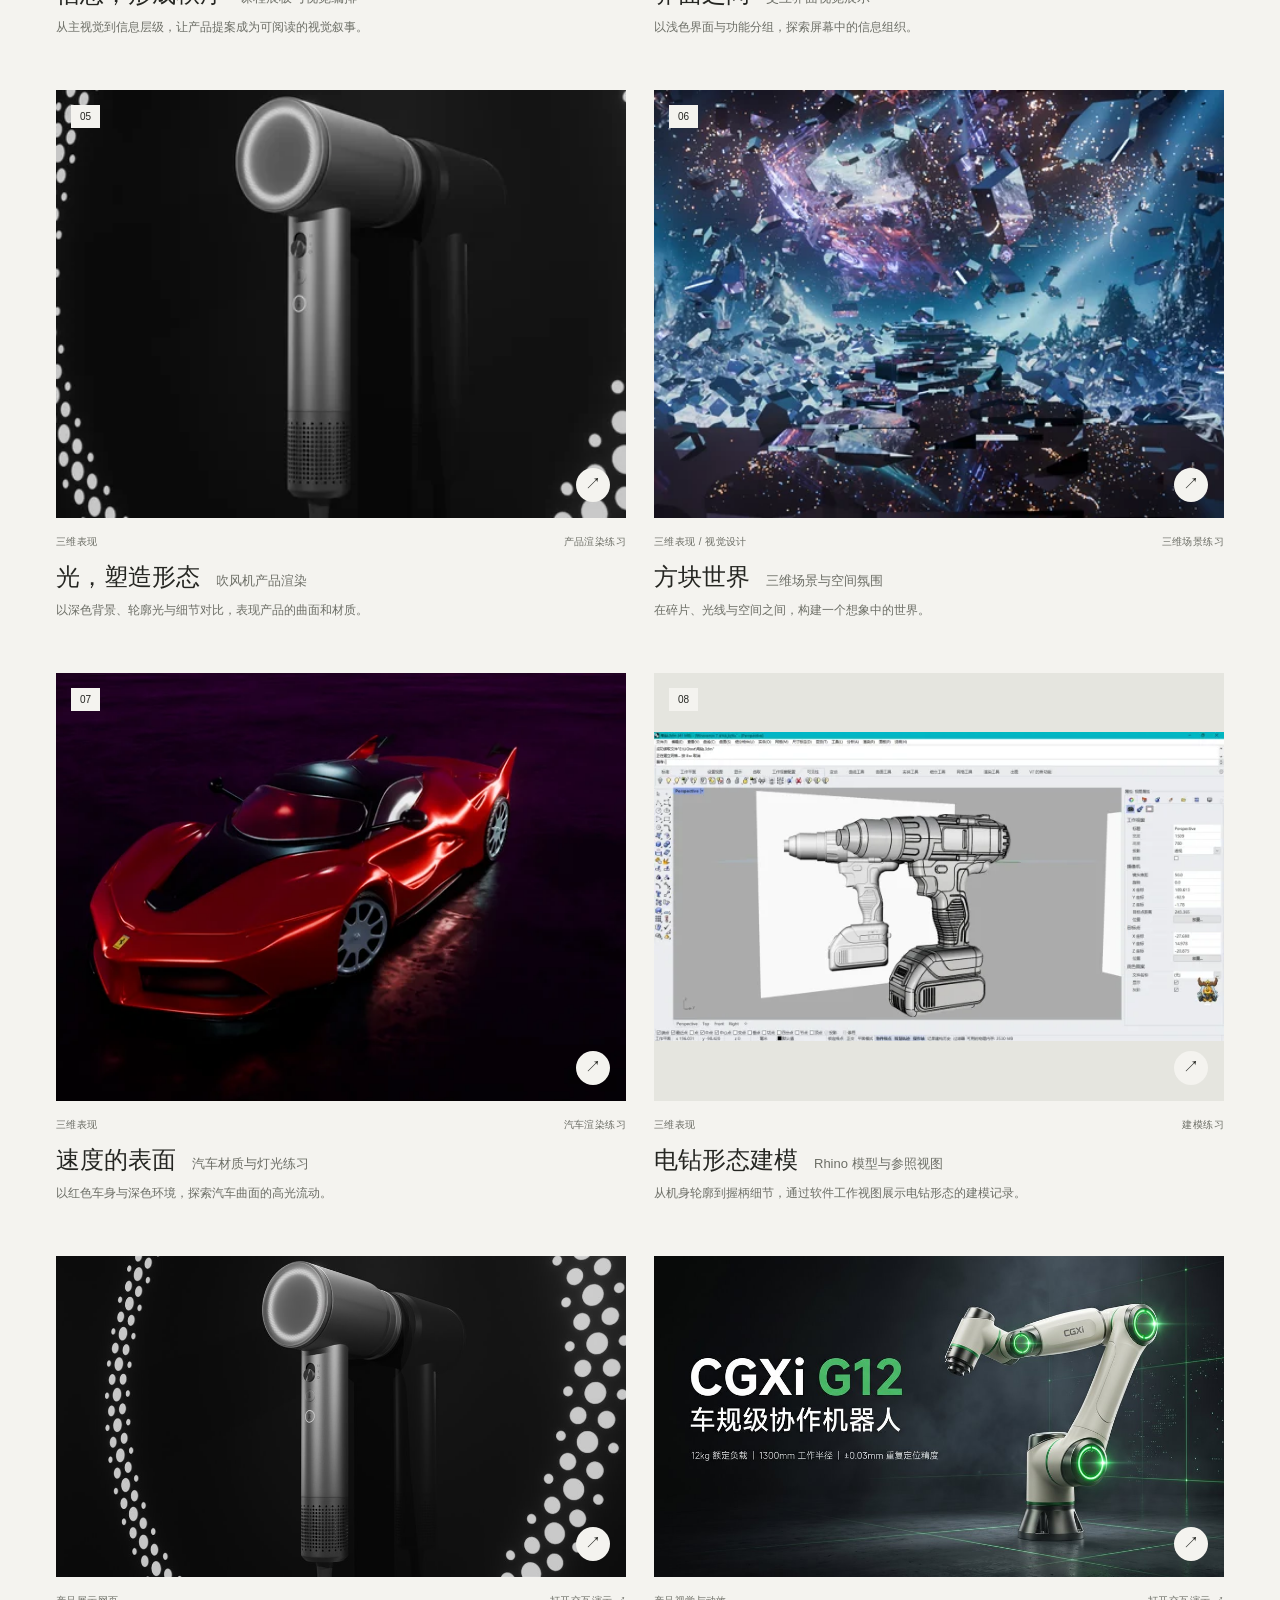
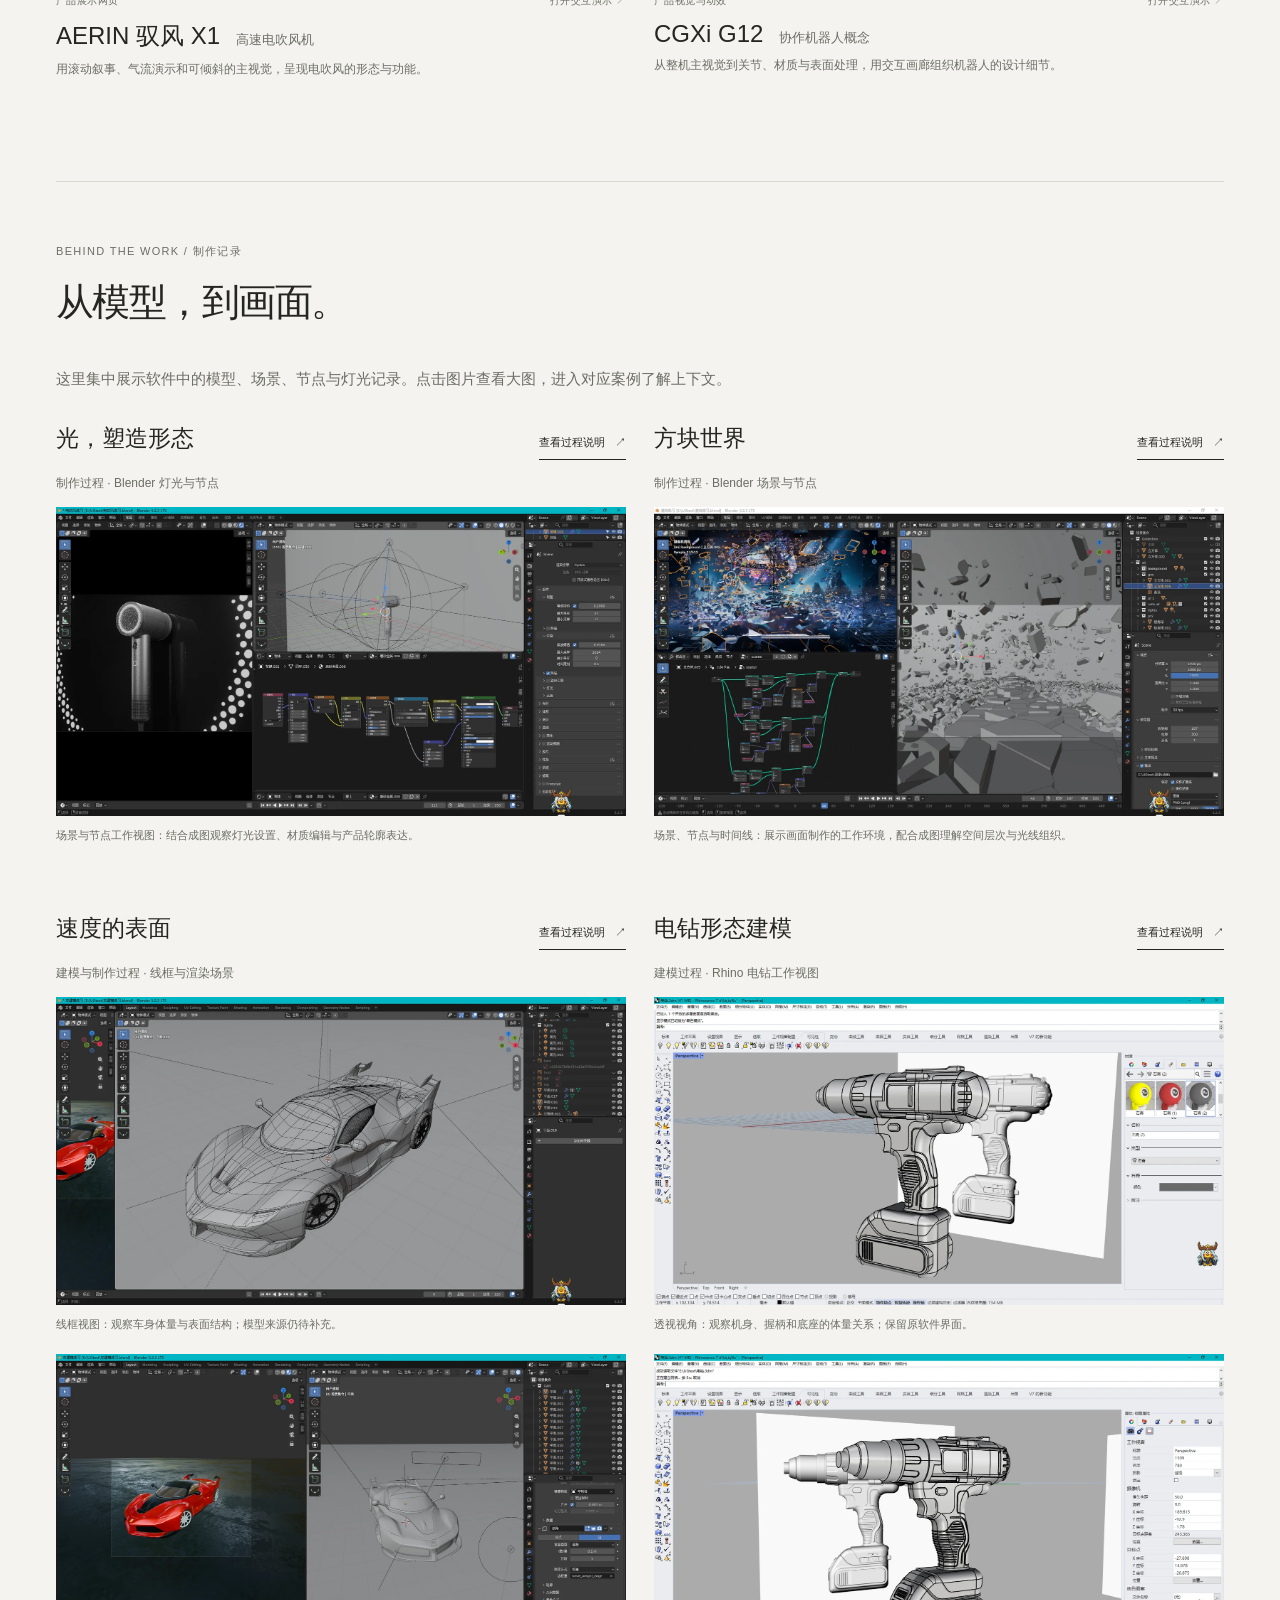
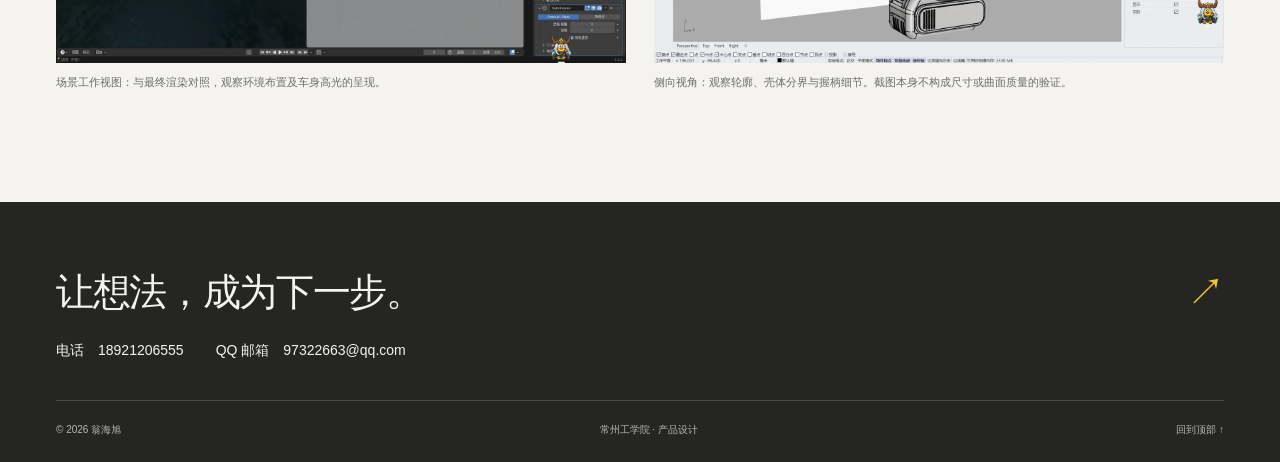
<file: projects/index.html>
<!DOCTYPE html><html lang="zh-CN"><head><meta charset="UTF-8"><meta name="viewport" content="width=device-width, initial-scale=1"><meta name="description" content="常州工学院产品设计专业毕业生。以三维建模探索产品形态，以图像与版式表达设计想法。"><meta name="theme-color" content="#252622"><title>全部作品 — 翁海旭</title><link rel="icon" href="/favicon.svg" type="image/svg+xml"><link rel="canonical" href="https://whx97322663-glitch.github.io/projects/"><meta property="og:title" content="全部作品 — 翁海旭"><meta property="og:description" content="常州工学院产品设计专业毕业生。以三维建模探索产品形态，以图像与版式表达设计想法。"><meta property="og:type" content="website"><meta property="og:url" content="https://whx97322663-glitch.github.io/projects/"><link rel="stylesheet" href="/_astro/Base.BLZxcgM2.css"><link rel="stylesheet" href="/portfolio-motion.css?v=editorial"><link rel="stylesheet" href="/portfolio-layout.css"></head><body><a class="skip" href="#main">跳转到内容</a><header class="site-header"><a class="wordmark" href="/" aria-label="翁海旭，返回首页"><span class="mark" aria-hidden="true">w<span>.</span></span><span>翁海旭<small>WENG HAIXU</small></span></a><nav aria-label="主导航" class="desktop-nav"><a href="/">首页</a><a href="/projects/" aria-current="page">作品</a><a href="/about/">关于</a><a href="/contact/">简历与联系</a></nav><details class="mobile-nav"><summary>菜单 <span aria-hidden="true">＋</span></summary><nav aria-label="手机导航"><a href="/">首页</a><a href="/projects/">作品</a><a href="/about/">关于</a><a href="/contact/">简历与联系</a></nav></details><span class="header-note">DESIGN PORTFOLIO</span></header><main id="main">
<section class="wrap page-intro work-intro" aria-labelledby="work-title">
  <h1 id="work-title">作品索引<span class="accent-dot">。</span></h1>
  <div class="work-intro-copy">
    <p>从完整设计案例到独立练习，记录造型、制作过程与视觉表达。</p>
    <a class="text-link" href="#process">查看建模与制作过程 <span aria-hidden="true">↓</span></a>
  </div>
</section>
<section class="wrap work-list" data-work-list><div class="filter-bar"><nav aria-label="作品分类" class="filters"><a href="/projects/" data-filter="all" aria-current="true">全部 <sup>10</sup></a><a href="/projects/?category=industrial" data-filter="industrial">工业设计<sup>2</sup></a><a href="/projects/?category=visual" data-filter="visual">视觉设计<sup>3</sup></a><a href="/projects/?category=render" data-filter="render">三维表现<sup>4</sup></a>
<a href="/projects/?category=interactive" data-filter="interactive">交互展示<sup>2</sup></a></nav><label class="sort-label">排序 <select id="project-sort"><option value="recommended">推荐顺序</option><option value="year">时间最新</option></select></label></div><p class="results-note" aria-live="polite" id="results-count">共 10 个项目</p><noscript><p>当前展示全部作品；启用 JavaScript 可使用分类与排序。</p></noscript><div class="project-grid" id="project-grid"><article class="project-card" data-project data-categories="industrial" data-year="2025" data-order="1" data-slug="portable-cooler"><a href="/projects/portable-cooler/" class="project-link"><div class="card-image"><picture class="mobile-preview"><source media="(max-width: 700px)" srcset="/media/page-15-small.webp"><img src="/media/page-15.webp" srcset="/media/page-15-small.webp 640w, /media/page-15.webp 1600w" sizes="(max-width: 700px) 100vw, 50vw" alt="便携冰箱配色与场景展示" loading="eager" width="1600" height="900" style="object-fit:contain;object-position:center"></picture><span class="card-number">01</span><span class="card-arrow" aria-hidden="true">↗</span></div><div class="card-meta"><span>工业设计</span><span>本科毕业设计 · 独立完成 · 2025</span></div><h3>随行冷藏<span>便携式芯片冰箱设计</span></h3><p>独立完成的本科毕业设计，围绕户外携带、收纳与辅助台面，呈现从场景分析到草图、建模和展板的方案。</p><p class="card-contribution">个人贡献 · 独立完成前期研究、设计定位、草图推敲、三维建模、效果图渲染与展板排版。</p></a></article><article class="project-card" data-project data-categories="industrial" data-year="2024" data-order="2" data-slug="lingkong"><a href="/projects/lingkong/" class="project-link"><div class="card-image"><picture class="mobile-preview"><source media="(max-width: 700px)" srcset="/media/evtol-small.webp"><img src="/media/evtol.webp" srcset="/media/evtol-small.webp 640w, /media/evtol.webp 1600w" sizes="(max-width: 700px) 100vw, 50vw" alt="凌空飞行器金属质感概念渲染" loading="eager" width="1600" height="1600" style="object-fit:cover;object-position:center"></picture><span class="card-number">02</span><span class="card-arrow" aria-hidden="true">↗</span></div><div class="card-meta"><span>工业设计</span><span>竞赛概念项目 · 2024</span></div><h3>凌空<span>城市空中出行概念</span></h3><p>通过草图、渲染及排版，表达城市空中出行概念的造型与构成。</p><p class="card-contribution">个人贡献 · 负责草图、渲染及排版。</p></a></article><article class="project-card" data-project data-categories="visual" data-year="0" data-order="3" data-slug="visual-boards"><a href="/projects/visual-boards/" class="project-link"><div class="card-image"><picture class="mobile-preview"><source media="(max-width: 700px)" srcset="/media/page-18-small.webp"><img src="/media/page-18.webp" srcset="/media/page-18-small.webp 640w, /media/page-18.webp 1600w" sizes="(max-width: 700px) 100vw, 50vw" alt="课程设计展板合集" loading="lazy" width="1600" height="900" style="object-fit:contain;object-position:center"></picture><span class="card-number">03</span><span class="card-arrow" aria-hidden="true">↗</span></div><div class="card-meta"><span>视觉设计</span><span>课程作品展示</span></div><h3>信息，形成秩序<span>课程展板与视觉编排</span></h3><p>从主视觉到信息层级，让产品提案成为可阅读的视觉叙事。</p></a></article><article class="project-card" data-project data-categories="visual" data-year="2023" data-order="4" data-slug="interface-study"><a href="/projects/interface-study/" class="project-link"><div class="card-image"><picture class="mobile-preview"><source media="(max-width: 700px)" srcset="/media/page-19-small.webp"><img src="/media/page-19.webp" srcset="/media/page-19-small.webp 640w, /media/page-19.webp 1600w" sizes="(max-width: 700px) 100vw, 50vw" alt="浅色移动端界面合集" loading="lazy" width="1600" height="900" style="object-fit:contain;object-position:center"></picture><span class="card-number">04</span><span class="card-arrow" aria-hidden="true">↗</span></div><div class="card-meta"><span>视觉设计</span><span>界面作品展示 · 2023</span></div><h3>界面之间<span>交互界面视觉展示</span></h3><p>以浅色界面与功能分组，探索屏幕中的信息组织。</p></a></article><article class="project-card" data-project data-categories="render" data-year="0" data-order="5" data-slug="dryer-study"><a href="/projects/dryer-study/" class="project-link"><div class="card-image"><picture class="mobile-preview"><source media="(max-width: 700px)" srcset="/media/dryer-small.webp"><img src="/media/dryer.webp" srcset="/media/dryer-small.webp 640w, /media/dryer.webp 1600w" sizes="(max-width: 700px) 100vw, 50vw" alt="黑色吹风机产品渲染" loading="lazy" width="1600" height="900" style="object-fit:cover;object-position:center"></picture><span class="card-number">05</span><span class="card-arrow" aria-hidden="true">↗</span></div><div class="card-meta"><span>三维表现</span><span>产品渲染练习</span></div><h3>光，塑造形态<span>吹风机产品渲染</span></h3><p>以深色背景、轮廓光与细节对比，表现产品的曲面和材质。</p></a></article><article class="project-card" data-project data-categories="render,visual" data-year="0" data-order="6" data-slug="block-world"><a href="/projects/block-world/" class="project-link"><div class="card-image"><picture class="mobile-preview"><source media="(max-width: 700px)" srcset="/media/world-small.webp"><img src="/media/world.webp" srcset="/media/world-small.webp 640w, /media/world.webp 1600w" sizes="(max-width: 700px) 100vw, 50vw" alt="蓝紫色碎片构成的三维场景" loading="lazy" width="1600" height="900" style="object-fit:cover;object-position:center"></picture><span class="card-number">06</span><span class="card-arrow" aria-hidden="true">↗</span></div><div class="card-meta"><span>三维表现 / 视觉设计</span><span>三维场景练习</span></div><h3>方块世界<span>三维场景与空间氛围</span></h3><p>在碎片、光线与空间之间，构建一个想象中的世界。</p></a></article><article class="project-card" data-project data-categories="render" data-year="0" data-order="7" data-slug="automotive-light"><a href="/projects/automotive-light/" class="project-link"><div class="card-image"><picture class="mobile-preview"><source media="(max-width: 700px)" srcset="/media/car-small.webp"><img src="/media/car.webp" srcset="/media/car-small.webp 640w, /media/car.webp 1600w" sizes="(max-width: 700px) 100vw, 50vw" alt="红色汽车夜景渲染" loading="lazy" width="1600" height="1105" style="object-fit:cover;object-position:center"></picture><span class="card-number">07</span><span class="card-arrow" aria-hidden="true">↗</span></div><div class="card-meta"><span>三维表现</span><span>汽车渲染练习</span></div><h3>速度的表面<span>汽车材质与灯光练习</span></h3><p>以红色车身与深色环境，探索汽车曲面的高光流动。</p></a></article><article class="project-card" data-project data-categories="render" data-year="0" data-order="8" data-slug="drill-model"><a href="/projects/drill-model/" class="project-link"><div class="card-image"><picture class="mobile-preview"><source media="(max-width: 700px)" srcset="/media/drill-model/process-two-small.webp"><img src="/media/drill-model/process-two.webp" srcset="/media/drill-model/process-two-small.webp 640w, /media/drill-model/process-two.webp 1600w" sizes="(max-width: 700px) 100vw, 50vw" alt="Rhino 中电钻模型与后方参照图的侧向视图" loading="lazy" width="1600" height="867" style="object-fit:contain;object-position:center"></picture><span class="card-number">08</span><span class="card-arrow" aria-hidden="true">↗</span></div><div class="card-meta"><span>三维表现</span><span>建模练习</span></div><h3>电钻形态建模<span>Rhino 模型与参照视图</span></h3><p>从机身轮廓到握柄细节，通过软件工作视图展示电钻形态的建模记录。</p></a></article>
<article class="project-card practice-card" data-project data-categories="interactive" data-year="0" data-order="9" data-slug="aerin-x1">
  <a class="project-link" href="/product-showcase/">
    <div class="card-image">
      <img src="/media/aerin-x1-cover.jpg" width="1120" height="630" loading="lazy" decoding="async" alt="深色背景中的 AERIN 驭风 X1 电吹风机渲染图">
      <span class="card-arrow" aria-hidden="true">↗</span>
    </div>
    <div class="card-meta"><span>产品展示网页</span><span>打开交互演示 ↗</span></div>
    <h3>AERIN 驭风 X1<span>高速电吹风机</span></h3>
    <p>用滚动叙事、气流演示和可倾斜的主视觉，呈现电吹风的形态与功能。</p>
  </a>
</article>
<article class="project-card practice-card" data-project data-categories="interactive" data-year="0" data-order="10" data-slug="cgxi-g12">
  <a class="project-link" href="/cgxi-g12/?v=2396d7e#sec-gallery">
    <div class="card-image">
      <img src="/media/cgxi-g12-cover.jpg" width="1120" height="625" loading="lazy" decoding="async" alt="带绿色关节灯环的 CGXi G12 协作机器人主视觉">
      <span class="card-arrow" aria-hidden="true">↗</span>
    </div>
    <div class="card-meta"><span>产品视觉与动效</span><span>打开交互演示 ↗</span></div>
    <h3>CGXi G12<span>协作机器人概念</span></h3>
    <p>从整机主视觉到关节、材质与表面处理，用交互画廊组织机器人的设计细节。</p>
  </a>
</article></div><div class="empty-state" id="empty-results" hidden><h2>这一类别，正在整理。</h2><p>先看看其他作品。</p><a href="/projects/" data-reset>查看全部作品 ↗</a></div></section><section class="wrap process-index" id="process"><div class="section-heading"><div><span class="eyebrow">BEHIND THE WORK / 制作记录</span><h2>从模型，到画面。</h2></div></div><p class="section-text">这里集中展示软件中的模型、场景、节点与灯光记录。点击图片查看大图，进入对应案例了解上下文。</p><div class="process-grid"><article><div class="process-heading"><h3>光，塑造形态</h3><a class="text-link" href="/projects/dryer-study/#process">查看过程说明 <span>↗</span></a></div><p class="muted">制作过程 · Blender 灯光与节点</p><figure class="media"><div class="media-frame"><button type="button" class="zoom-trigger" data-image="/media/dryer-process.webp" data-alt="Blender 中的吹风机灯光与节点工作记录" data-caption="场景与节点工作视图：结合成图观察灯光设置、材质编辑与产品轮廓表达。" aria-label="放大：Blender 中的吹风机灯光与节点工作记录"><picture class="mobile-preview"><source media="(max-width: 700px)" srcset="/media/dryer-process-small.webp"><img src="/media/dryer-process.webp" srcset="/media/dryer-process-small.webp 640w, /media/dryer-process.webp 1600w" sizes="(max-width: 700px) 100vw, 1100px" alt="Blender 中的吹风机灯光与节点工作记录" width="1600" height="867" loading="lazy" decoding="async"></picture><span class="zoom-label" aria-hidden="true">放大 ↗</span></button></div><figcaption>场景与节点工作视图：结合成图观察灯光设置、材质编辑与产品轮廓表达。</figcaption></figure></article><article><div class="process-heading"><h3>方块世界</h3><a class="text-link" href="/projects/block-world/#process">查看过程说明 <span>↗</span></a></div><p class="muted">制作过程 · Blender 场景与节点</p><figure class="media"><div class="media-frame"><button type="button" class="zoom-trigger" data-image="/media/world-process.webp" data-alt="Blender 场景与节点工作记录" data-caption="场景、节点与时间线：展示画面制作的工作环境，配合成图理解空间层次与光线组织。" aria-label="放大：Blender 场景与节点工作记录"><picture class="mobile-preview"><source media="(max-width: 700px)" srcset="/media/world-process-small.webp"><img src="/media/world-process.webp" srcset="/media/world-process-small.webp 640w, /media/world-process.webp 1600w" sizes="(max-width: 700px) 100vw, 1100px" alt="Blender 场景与节点工作记录" width="1600" height="867" loading="lazy" decoding="async"></picture><span class="zoom-label" aria-hidden="true">放大 ↗</span></button></div><figcaption>场景、节点与时间线：展示画面制作的工作环境，配合成图理解空间层次与光线组织。</figcaption></figure></article><article><div class="process-heading"><h3>速度的表面</h3><a class="text-link" href="/projects/automotive-light/#process">查看过程说明 <span>↗</span></a></div><p class="muted">建模与制作过程 · 线框与渲染场景</p><figure class="media"><div class="media-frame"><button type="button" class="zoom-trigger" data-image="/media/car-wire.webp" data-alt="汽车线框视图" data-caption="线框视图：观察车身体量与表面结构；模型来源仍待补充。" aria-label="放大：汽车线框视图"><picture class="mobile-preview"><source media="(max-width: 700px)" srcset="/media/car-wire-small.webp"><img src="/media/car-wire.webp" srcset="/media/car-wire-small.webp 640w, /media/car-wire.webp 1600w" sizes="(max-width: 700px) 100vw, 1100px" alt="汽车线框视图" width="1600" height="867" loading="lazy" decoding="async"></picture><span class="zoom-label" aria-hidden="true">放大 ↗</span></button></div><figcaption>线框视图：观察车身体量与表面结构；模型来源仍待补充。</figcaption></figure><figure class="media"><div class="media-frame"><button type="button" class="zoom-trigger" data-image="/media/car-process.webp" data-alt="汽车渲染与场景工作记录" data-caption="场景工作视图：与最终渲染对照，观察环境布置及车身高光的呈现。" aria-label="放大：汽车渲染与场景工作记录"><picture class="mobile-preview"><source media="(max-width: 700px)" srcset="/media/car-process-small.webp"><img src="/media/car-process.webp" srcset="/media/car-process-small.webp 640w, /media/car-process.webp 1600w" sizes="(max-width: 700px) 100vw, 1100px" alt="汽车渲染与场景工作记录" width="1600" height="867" loading="lazy" decoding="async"></picture><span class="zoom-label" aria-hidden="true">放大 ↗</span></button></div><figcaption>场景工作视图：与最终渲染对照，观察环境布置及车身高光的呈现。</figcaption></figure></article><article><div class="process-heading"><h3>电钻形态建模</h3><a class="text-link" href="/projects/drill-model/#process">查看过程说明 <span>↗</span></a></div><p class="muted">建模过程 · Rhino 电钻工作视图</p><figure class="media"><div class="media-frame"><button type="button" class="zoom-trigger" data-image="/media/drill-model/process-one.webp" data-alt="Rhino 电钻模型透视视图，后方为参照图" data-caption="透视视角：观察机身、握柄和底座的体量关系；保留原软件界面。" aria-label="放大：Rhino 电钻模型透视视图，后方为参照图"><picture class="mobile-preview"><source media="(max-width: 700px)" srcset="/media/drill-model/process-one-small.webp"><img src="/media/drill-model/process-one.webp" srcset="/media/drill-model/process-one-small.webp 640w, /media/drill-model/process-one.webp 1600w" sizes="(max-width: 700px) 100vw, 1100px" alt="Rhino 电钻模型透视视图，后方为参照图" width="1600" height="867" loading="lazy" decoding="async"></picture><span class="zoom-label" aria-hidden="true">放大 ↗</span></button></div><figcaption>透视视角：观察机身、握柄和底座的体量关系；保留原软件界面。</figcaption></figure><figure class="media"><div class="media-frame"><button type="button" class="zoom-trigger" data-image="/media/drill-model/process-two.webp" data-alt="Rhino 电钻模型侧向视图与参照图" data-caption="侧向视角：观察轮廓、壳体分界与握柄细节。截图本身不构成尺寸或曲面质量的验证。" aria-label="放大：Rhino 电钻模型侧向视图与参照图"><picture class="mobile-preview"><source media="(max-width: 700px)" srcset="/media/drill-model/process-two-small.webp"><img src="/media/drill-model/process-two.webp" srcset="/media/drill-model/process-two-small.webp 640w, /media/drill-model/process-two.webp 1600w" sizes="(max-width: 700px) 100vw, 1100px" alt="Rhino 电钻模型侧向视图与参照图" width="1600" height="867" loading="lazy" decoding="async"></picture><span class="zoom-label" aria-hidden="true">放大 ↗</span></button></div><figcaption>侧向视角：观察轮廓、壳体分界与握柄细节。截图本身不构成尺寸或曲面质量的验证。</figcaption></figure></article></div></section></main><footer class="site-footer"><div><a href="/contact/" class="footer-title">让想法，成为下一步。<span aria-hidden="true">↗</span></a><address class="footer-contact"><a href="tel:+8618921206555">电话　18921206555</a><a href="mailto:97322663@qq.com">QQ 邮箱　97322663@qq.com</a></address></div><div class="footer-bottom"><span>© 2026 翁海旭</span><span>常州工学院 · 产品设计</span><a href="#main">回到顶部 ↑</a></div></footer><dialog id="image-dialog" aria-label="作品图片大图"><button type="button" class="dialog-close" autofocus aria-label="关闭大图">关闭 ×</button><img alt=""><p></p></dialog><script type="module">function e(e,t=`all`,n=`recommended`,r=e.flatMap(e=>e.categories)){let i=new Set(r);return e.filter(e=>!e.draft&&(t===`all`||!i.has(t)||e.categories.includes(t))).sort((e,t)=>(n===`year`?(t.year??0)-(e.year??0):0)||e.order-t.order||e.slug.localeCompare(t.slug))}var t=document.querySelector(`.mobile-nav`);document.addEventListener(`keydown`,e=>{e.key===`Escape`&&t?.open&&(t.open=!1,t.querySelector(`summary`)?.focus())}),document.addEventListener(`click`,e=>{t?.open&&!t.contains(e.target)&&(t.open=!1)});var n=document.querySelector(`#image-dialog`),r=null;document.querySelectorAll(`[data-image]`).forEach(e=>e.addEventListener(`click`,()=>{if(!n)return;r=e;let t=n.querySelector(`img`);t.src=e.dataset.image,t.alt=e.dataset.alt||``,n.querySelector(`p`).textContent=e.dataset.caption||``,n.showModal(),document.body.style.overflow=`hidden`})),n?.querySelector(`button`)?.addEventListener(`click`,()=>n.close()),n?.addEventListener(`click`,e=>{if(e.target===n){let t=n.getBoundingClientRect();(e.clientX<t.left||e.clientX>t.right||e.clientY<t.top||e.clientY>t.bottom)&&n.close()}}),n?.addEventListener(`close`,()=>{document.body.style.overflow=``,r?.focus()}),document.querySelector(`[data-copy]`)?.addEventListener(`click`,async e=>{let t=e.currentTarget,n=document.querySelector(`#copy-status`);try{await navigator.clipboard.writeText(t.dataset.copy),n&&(n.textContent=`邮箱已复制。`)}catch{n&&(n.textContent=`无法自动复制，请选中邮箱文字手动复制。`)}});var i=document.querySelector(`#project-grid`);if(i){let t=Array.from(i.querySelectorAll(`[data-project]`)),n=Array.from(document.querySelectorAll(`[data-filter]`)),r=document.querySelector(`#project-sort`);function a(){let a=new URL(location.href),o=a.searchParams.get(`category`)||`all`;n.some(e=>e.dataset.filter===o)||(o=`all`);let s=a.searchParams.get(`sort`)===`year`?`year`:`recommended`;r.value=s,n.forEach(e=>{e.dataset.filter===o?e.setAttribute(`aria-current`,`true`):e.removeAttribute(`aria-current`)}),t.forEach(e=>e.hidden=!0);let c=e(t.map(e=>({slug:e.dataset.slug||``,categories:e.dataset.categories?.split(`,`)||[],year:Number(e.dataset.year),order:Number(e.dataset.order),draft:!1,card:e})),o,s,n.map(e=>e.dataset.filter));c.forEach(e=>{e.card.hidden=!1,i.append(e.card)});let l=c.length;document.querySelector(`#results-count`).textContent=`共 ${l} 个项目`,document.querySelector(`#empty-results`).hidden=l!==0;try{sessionStorage.setItem(`portfolio-list`,location.pathname+location.search)}catch{}}function o(e,t){let n=new URL(location.href);e===`all`?n.searchParams.delete(`category`):n.searchParams.set(`category`,e),t===`recommended`?n.searchParams.delete(`sort`):n.searchParams.set(`sort`,t),history.pushState(null,``,n),a(),i.dispatchEvent(new Event("portfolio:filtered"))}n.forEach(e=>e.addEventListener(`click`,t=>{t.ctrlKey||t.metaKey||t.shiftKey||t.altKey||(t.preventDefault(),o(e.dataset.filter,r.value))})),r.addEventListener(`change`,()=>o(document.querySelector(`[data-filter][aria-current=true]`)?.dataset.filter||`all`,r.value)),document.querySelector(`[data-reset]`)?.addEventListener(`click`,e=>{e.preventDefault(),o(`all`,`recommended`)}),addEventListener(`popstate`,a),a()}try{let e=sessionStorage.getItem(`portfolio-list`);e&&/^\/projects\/(?:\?[^#]*)?$/.test(e)&&document.querySelector(`[data-back-projects]`)?.setAttribute(`href`,e)}catch{}if(matchMedia(`(max-width:700px)`).matches){let e=document.querySelector(`.case-toc details`);e&&(e.open=!1)}</script><script type="module" src="/portfolio-motion.js?v=editorial"></script></body></html>
</file>
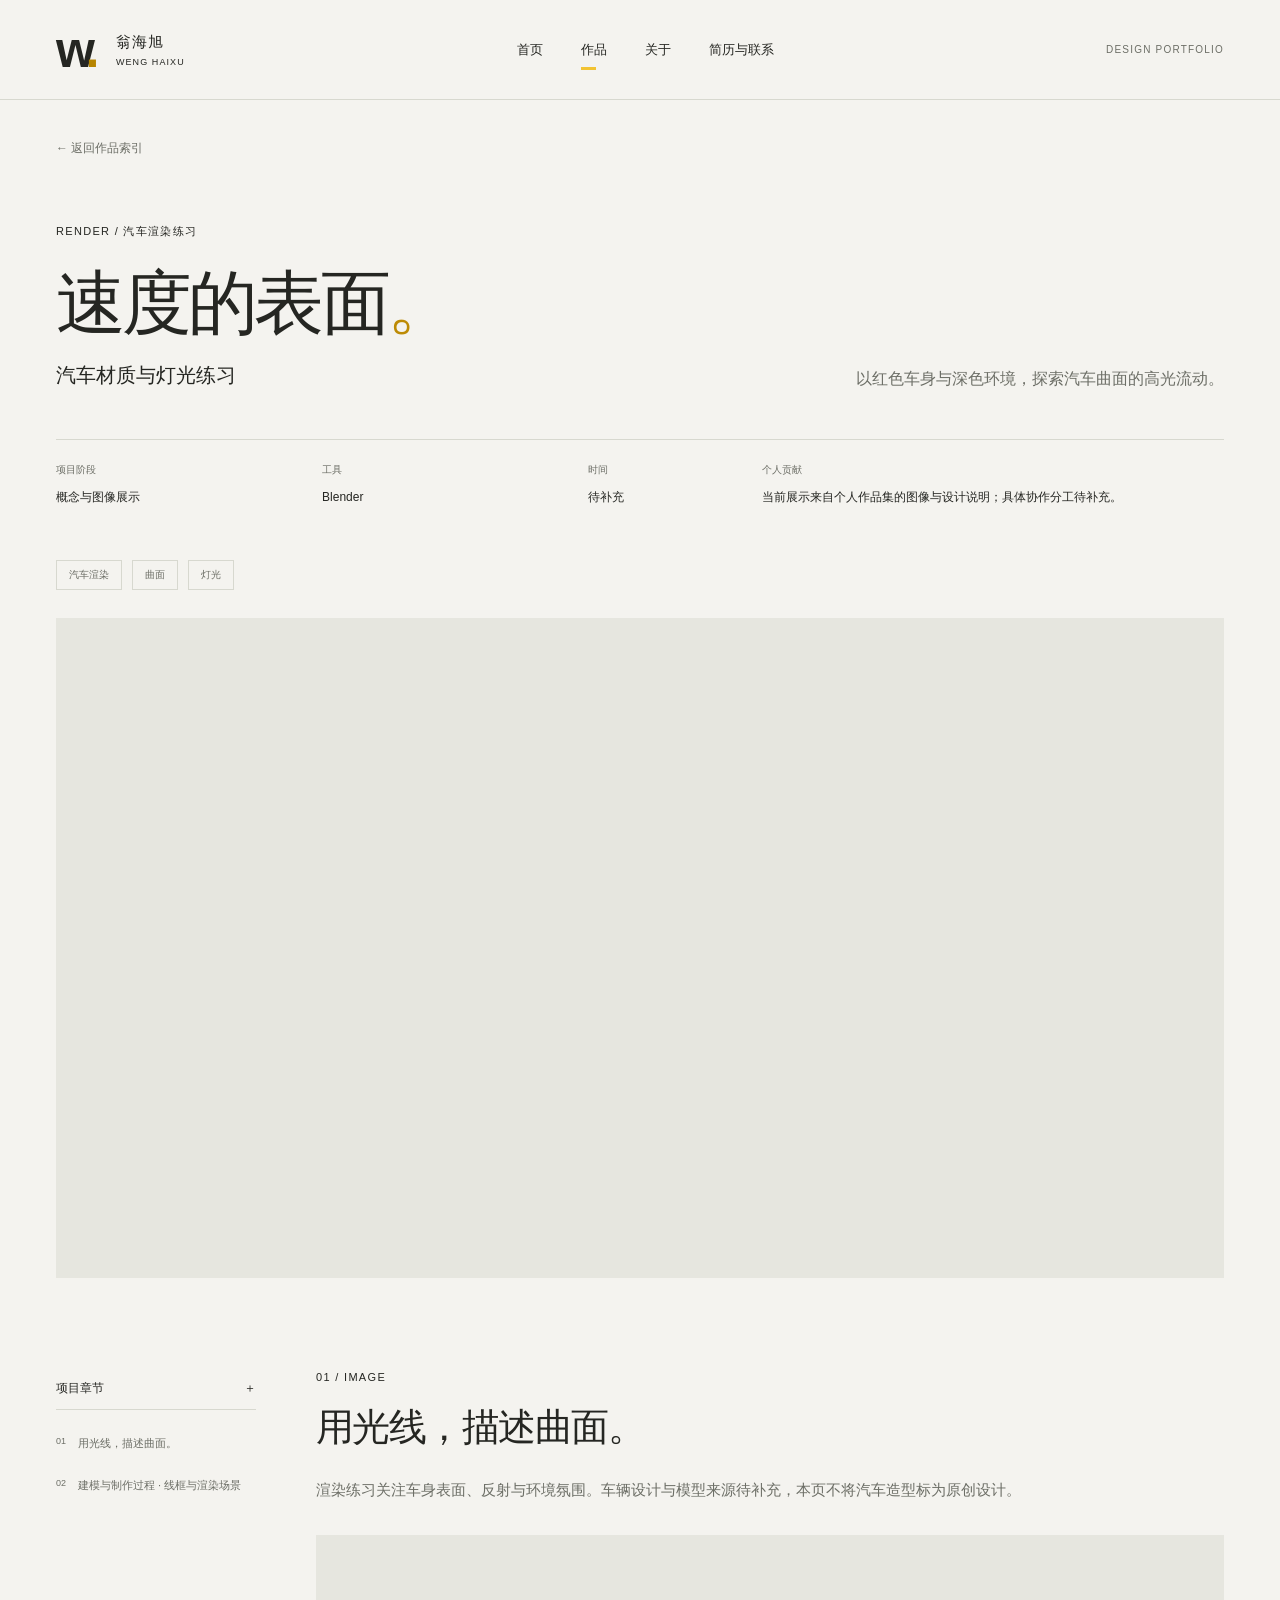
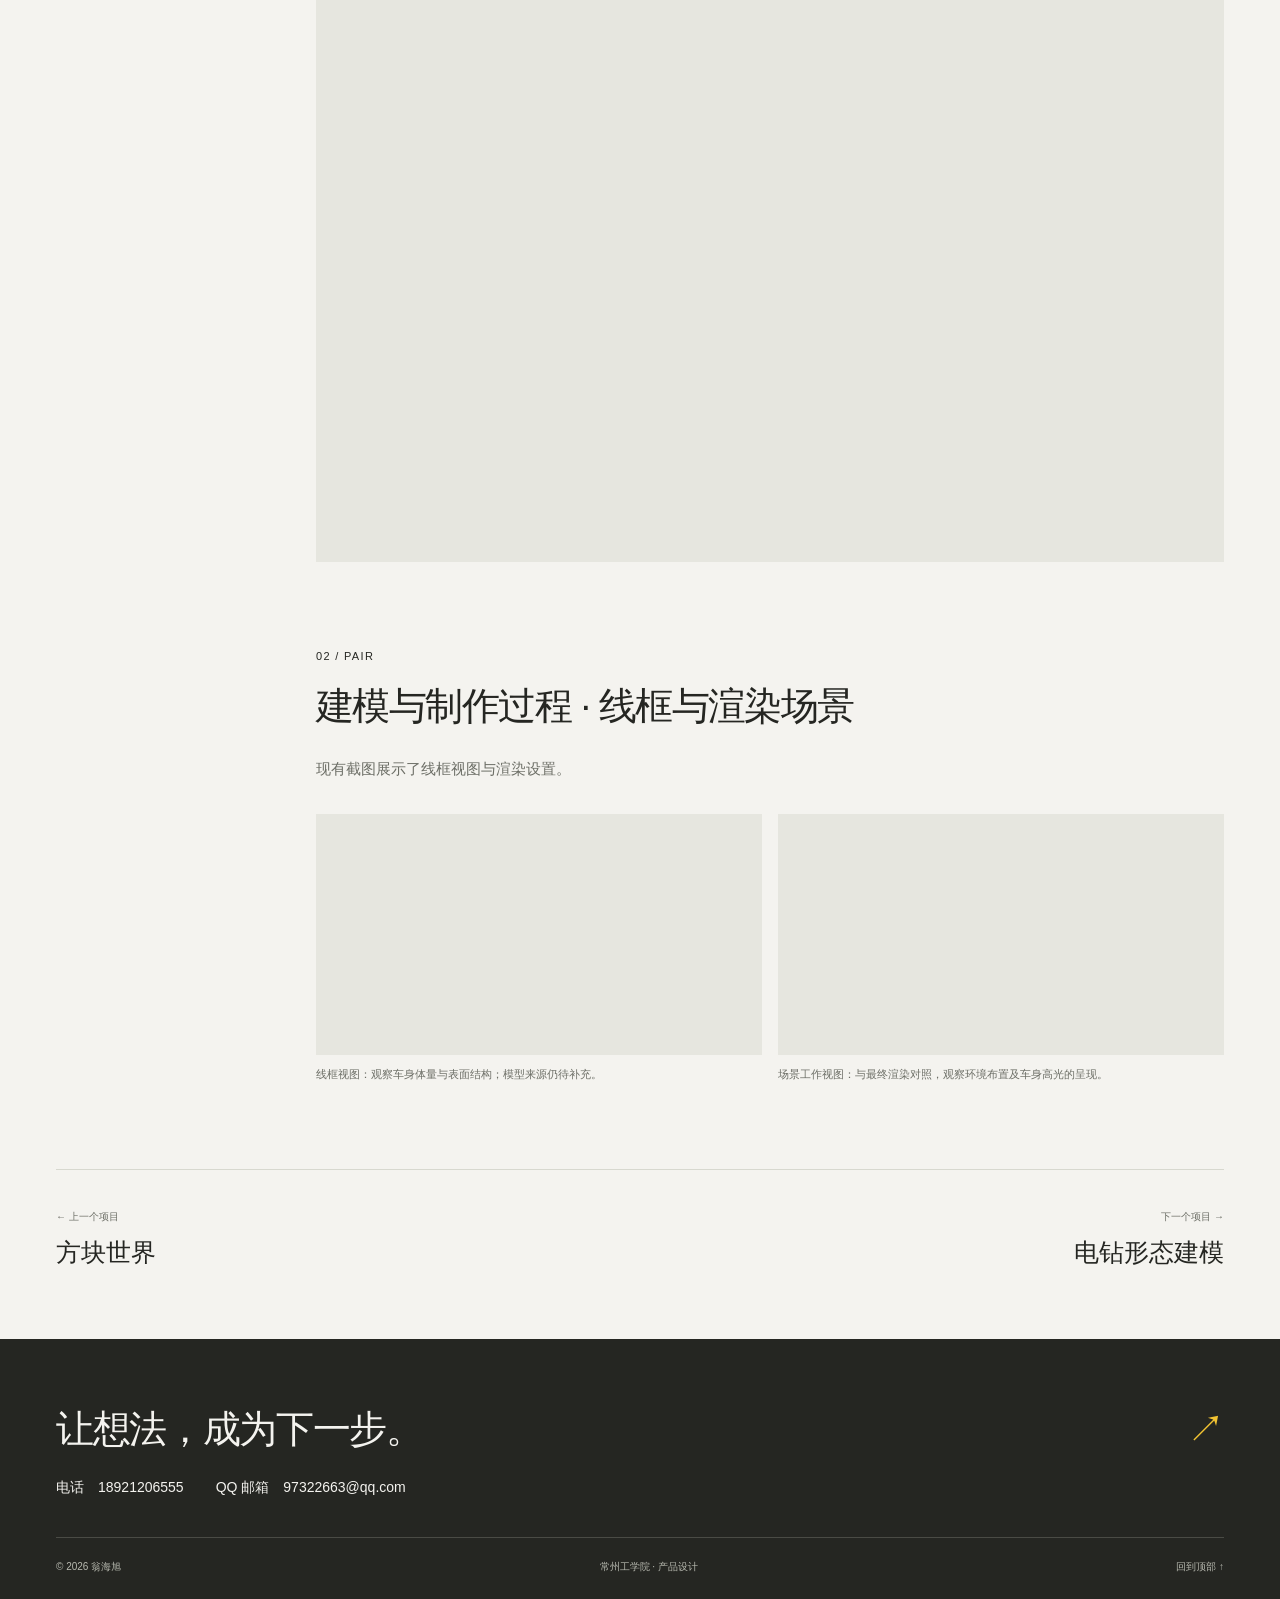
<file: projects/automotive-light/index.html>
<!DOCTYPE html><html lang="zh-CN"><head><meta charset="UTF-8"><meta name="viewport" content="width=device-width, initial-scale=1"><meta name="description" content="以红色车身与深色环境，探索汽车曲面的高光流动。"><meta name="theme-color" content="#252622"><title>速度的表面 · 汽车材质与灯光练习 — 翁海旭</title><link rel="icon" href="/favicon.svg" type="image/svg+xml"><link rel="canonical" href="https://whx97322663-glitch.github.io/projects/automotive-light/"><meta property="og:title" content="速度的表面 · 汽车材质与灯光练习 — 翁海旭"><meta property="og:description" content="以红色车身与深色环境，探索汽车曲面的高光流动。"><meta property="og:type" content="website"><meta property="og:url" content="https://whx97322663-glitch.github.io/projects/automotive-light/"><link rel="stylesheet" href="/_astro/Base.BLZxcgM2.css"></head><body><a class="skip" href="#main">跳转到内容</a><header class="site-header"><a class="wordmark" href="/" aria-label="翁海旭，返回首页"><span class="mark" aria-hidden="true">w<span>.</span></span><span>翁海旭<small>WENG HAIXU</small></span></a><nav aria-label="主导航" class="desktop-nav"><a href="/">首页</a><a href="/projects/" aria-current="page">作品</a><a href="/about/">关于</a><a href="/contact/">简历与联系</a></nav><details class="mobile-nav"><summary>菜单 <span aria-hidden="true">＋</span></summary><nav aria-label="手机导航"><a href="/">首页</a><a href="/projects/">作品</a><a href="/about/">关于</a><a href="/contact/">简历与联系</a></nav></details><span class="header-note">DESIGN PORTFOLIO</span></header><main id="main"><article class="case case-render"><header class="wrap case-header"><a href="/projects/" class="back-link" data-back-projects>← 返回作品索引</a><div class="case-title"><div><span class="eyebrow">RENDER / 汽车渲染练习</span><h1>速度的表面<span class="accent-dot">。</span></h1><p class="case-subtitle">汽车材质与灯光练习</p></div><p class="case-summary">以红色车身与深色环境，探索汽车曲面的高光流动。</p></div><dl class="project-facts"><div><dt>项目阶段</dt><dd>概念与图像展示</dd></div><div><dt>工具</dt><dd>Blender</dd></div><div><dt>时间</dt><dd>待补充</dd></div><div><dt>个人贡献</dt><dd>当前展示来自个人作品集的图像与设计说明；具体协作分工待补充。</dd></div></dl><ul class="project-tags" aria-label="项目标签"><li>汽车渲染</li><li>曲面</li><li>灯光</li></ul><figure class="media"><div class="media-frame"><button type="button" class="zoom-trigger" data-image="/media/car.webp" data-alt="红色汽车夜景渲染" data-caption="红色汽车夜景渲染" aria-label="放大：红色汽车夜景渲染"><picture class="mobile-preview"><source media="(max-width: 700px)" srcset="/media/car-small.webp"><img src="/media/car.webp" srcset="/media/car-small.webp 640w, /media/car.webp 1600w" sizes="(max-width: 700px) 100vw, 1100px" alt="红色汽车夜景渲染" width="1600" height="1105" loading="eager" decoding="async"></picture><span class="zoom-label" aria-hidden="true">放大 ↗</span></button></div></figure></header><div class="wrap case-body"><aside class="case-toc"><details open><summary>项目章节 <span>＋</span></summary><nav aria-label="项目章节"><a href="#render"><span>01</span>用光线，描述曲面。</a><a href="#process"><span>02</span>建模与制作过程 · 线框与渲染场景</a></nav></details></aside><div class="case-sections"><section id="render" class="case-section"><span class="eyebrow">01 / IMAGE</span><h2>用光线，描述曲面。</h2><p class="section-text">渲染练习关注车身表面、反射与环境氛围。车辆设计与模型来源待补充，本页不将汽车造型标为原创设计。</p><div class="section-media"><figure class="media"><div class="media-frame"><button type="button" class="zoom-trigger" data-image="/media/car.webp" data-alt="红色汽车渲染图" data-caption="红色汽车渲染图" aria-label="放大：红色汽车渲染图"><picture class="mobile-preview"><source media="(max-width: 700px)" srcset="/media/car-small.webp"><img src="/media/car.webp" srcset="/media/car-small.webp 640w, /media/car.webp 1600w" sizes="(max-width: 700px) 100vw, 1100px" alt="红色汽车渲染图" width="1600" height="1105" loading="lazy" decoding="async"></picture><span class="zoom-label" aria-hidden="true">放大 ↗</span></button></div></figure></div></section><section id="process" class="case-section"><span class="eyebrow">02 / PAIR</span><h2>建模与制作过程 · 线框与渲染场景</h2><p class="section-text">现有截图展示了线框视图与渲染设置。</p><div class="section-media paired"><figure class="media"><div class="media-frame"><button type="button" class="zoom-trigger" data-image="/media/car-wire.webp" data-alt="汽车线框视图" data-caption="线框视图：观察车身体量与表面结构；模型来源仍待补充。" aria-label="放大：汽车线框视图"><picture class="mobile-preview"><source media="(max-width: 700px)" srcset="/media/car-wire-small.webp"><img src="/media/car-wire.webp" srcset="/media/car-wire-small.webp 640w, /media/car-wire.webp 1600w" sizes="(max-width: 700px) 100vw, 1100px" alt="汽车线框视图" width="1600" height="867" loading="lazy" decoding="async"></picture><span class="zoom-label" aria-hidden="true">放大 ↗</span></button></div><figcaption>线框视图：观察车身体量与表面结构；模型来源仍待补充。</figcaption></figure><figure class="media"><div class="media-frame"><button type="button" class="zoom-trigger" data-image="/media/car-process.webp" data-alt="汽车渲染与场景工作记录" data-caption="场景工作视图：与最终渲染对照，观察环境布置及车身高光的呈现。" aria-label="放大：汽车渲染与场景工作记录"><picture class="mobile-preview"><source media="(max-width: 700px)" srcset="/media/car-process-small.webp"><img src="/media/car-process.webp" srcset="/media/car-process-small.webp 640w, /media/car-process.webp 1600w" sizes="(max-width: 700px) 100vw, 1100px" alt="汽车渲染与场景工作记录" width="1600" height="867" loading="lazy" decoding="async"></picture><span class="zoom-label" aria-hidden="true">放大 ↗</span></button></div><figcaption>场景工作视图：与最终渲染对照，观察环境布置及车身高光的呈现。</figcaption></figure></div></section></div></div><nav class="wrap project-pagination" aria-label="相邻项目"><a href="/projects/block-world/"><small>← 上一个项目</small><span>方块世界</span></a><a href="/projects/drill-model/"><small>下一个项目 →</small><span>电钻形态建模</span></a></nav></article></main><footer class="site-footer"><div><a href="/contact/" class="footer-title">让想法，成为下一步。<span aria-hidden="true">↗</span></a><address class="footer-contact"><a href="tel:+8618921206555">电话　18921206555</a><a href="mailto:97322663@qq.com">QQ 邮箱　97322663@qq.com</a></address></div><div class="footer-bottom"><span>© 2026 翁海旭</span><span>常州工学院 · 产品设计</span><a href="#main">回到顶部 ↑</a></div></footer><dialog id="image-dialog" aria-label="作品图片大图"><button type="button" class="dialog-close" autofocus aria-label="关闭大图">关闭 ×</button><img alt=""><p></p></dialog><script type="module">function e(e,t=`all`,n=`recommended`,r=e.flatMap(e=>e.categories)){let i=new Set(r);return e.filter(e=>!e.draft&&(t===`all`||!i.has(t)||e.categories.includes(t))).sort((e,t)=>(n===`year`?(t.year??0)-(e.year??0):0)||e.order-t.order||e.slug.localeCompare(t.slug))}var t=document.querySelector(`.mobile-nav`);document.addEventListener(`keydown`,e=>{e.key===`Escape`&&t?.open&&(t.open=!1,t.querySelector(`summary`)?.focus())}),document.addEventListener(`click`,e=>{t?.open&&!t.contains(e.target)&&(t.open=!1)});var n=document.querySelector(`#image-dialog`),r=null;document.querySelectorAll(`[data-image]`).forEach(e=>e.addEventListener(`click`,()=>{if(!n)return;r=e;let t=n.querySelector(`img`);t.src=e.dataset.image,t.alt=e.dataset.alt||``,n.querySelector(`p`).textContent=e.dataset.caption||``,n.showModal(),document.body.style.overflow=`hidden`})),n?.querySelector(`button`)?.addEventListener(`click`,()=>n.close()),n?.addEventListener(`click`,e=>{if(e.target===n){let t=n.getBoundingClientRect();(e.clientX<t.left||e.clientX>t.right||e.clientY<t.top||e.clientY>t.bottom)&&n.close()}}),n?.addEventListener(`close`,()=>{document.body.style.overflow=``,r?.focus()}),document.querySelector(`[data-copy]`)?.addEventListener(`click`,async e=>{let t=e.currentTarget,n=document.querySelector(`#copy-status`);try{await navigator.clipboard.writeText(t.dataset.copy),n&&(n.textContent=`邮箱已复制。`)}catch{n&&(n.textContent=`无法自动复制，请选中邮箱文字手动复制。`)}});var i=document.querySelector(`#project-grid`);if(i){let t=Array.from(i.querySelectorAll(`[data-project]`)),n=Array.from(document.querySelectorAll(`[data-filter]`)),r=document.querySelector(`#project-sort`);function a(){let a=new URL(location.href),o=a.searchParams.get(`category`)||`all`;n.some(e=>e.dataset.filter===o)||(o=`all`);let s=a.searchParams.get(`sort`)===`year`?`year`:`recommended`;r.value=s,n.forEach(e=>{e.dataset.filter===o?e.setAttribute(`aria-current`,`true`):e.removeAttribute(`aria-current`)}),t.forEach(e=>e.hidden=!0);let c=e(t.map(e=>({slug:e.dataset.slug||``,categories:e.dataset.categories?.split(`,`)||[],year:Number(e.dataset.year),order:Number(e.dataset.order),draft:!1,card:e})),o,s,n.map(e=>e.dataset.filter));c.forEach(e=>{e.card.hidden=!1,i.append(e.card)});let l=c.length;document.querySelector(`#results-count`).textContent=`共 ${l} 个项目`,document.querySelector(`#empty-results`).hidden=l!==0;try{sessionStorage.setItem(`portfolio-list`,location.pathname+location.search)}catch{}}function o(e,t){let n=new URL(location.href);e===`all`?n.searchParams.delete(`category`):n.searchParams.set(`category`,e),t===`recommended`?n.searchParams.delete(`sort`):n.searchParams.set(`sort`,t),history.pushState(null,``,n),a()}n.forEach(e=>e.addEventListener(`click`,t=>{t.ctrlKey||t.metaKey||t.shiftKey||t.altKey||(t.preventDefault(),o(e.dataset.filter,r.value))})),r.addEventListener(`change`,()=>o(document.querySelector(`[data-filter][aria-current=true]`)?.dataset.filter||`all`,r.value)),document.querySelector(`[data-reset]`)?.addEventListener(`click`,e=>{e.preventDefault(),o(`all`,`recommended`)}),addEventListener(`popstate`,a),a()}try{let e=sessionStorage.getItem(`portfolio-list`);e&&/^\/projects\/(?:\?[^#]*)?$/.test(e)&&document.querySelector(`[data-back-projects]`)?.setAttribute(`href`,e)}catch{}if(matchMedia(`(max-width:700px)`).matches){let e=document.querySelector(`.case-toc details`);e&&(e.open=!1)}</script></body></html>
</file>
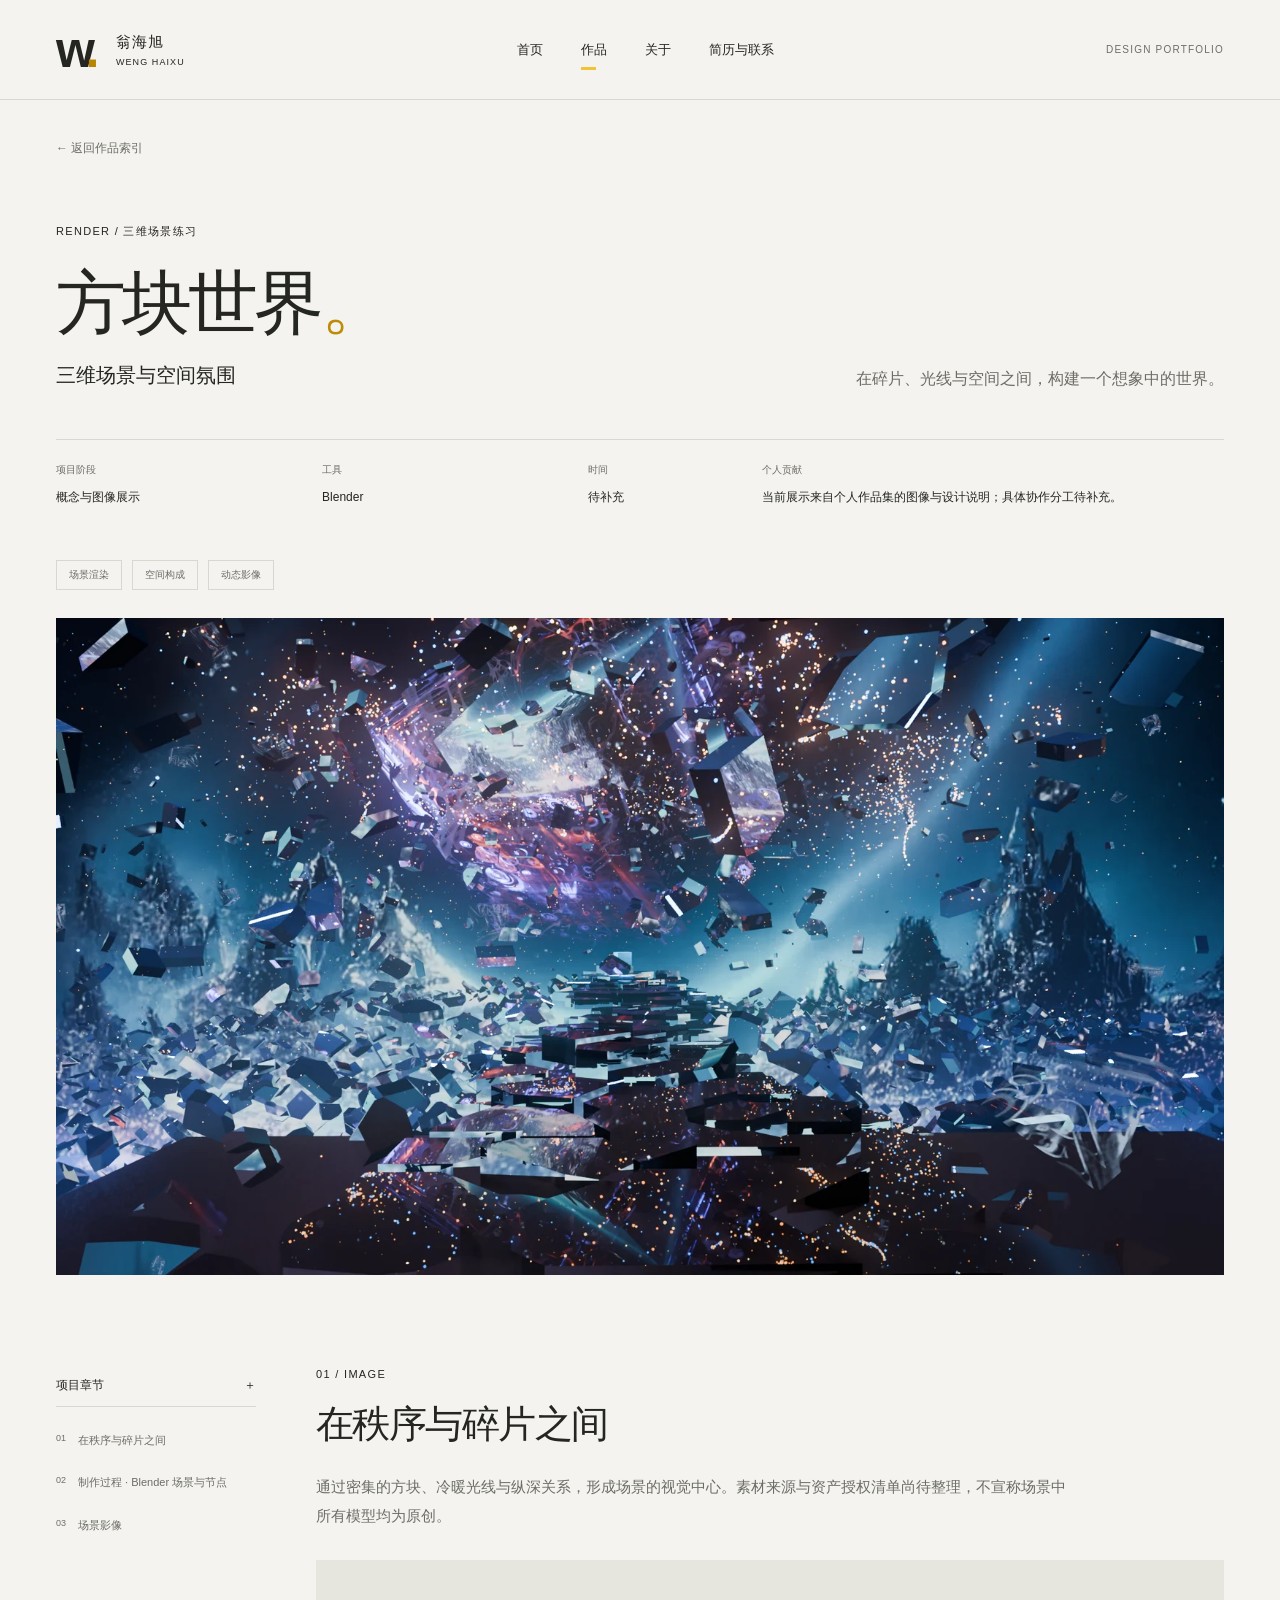
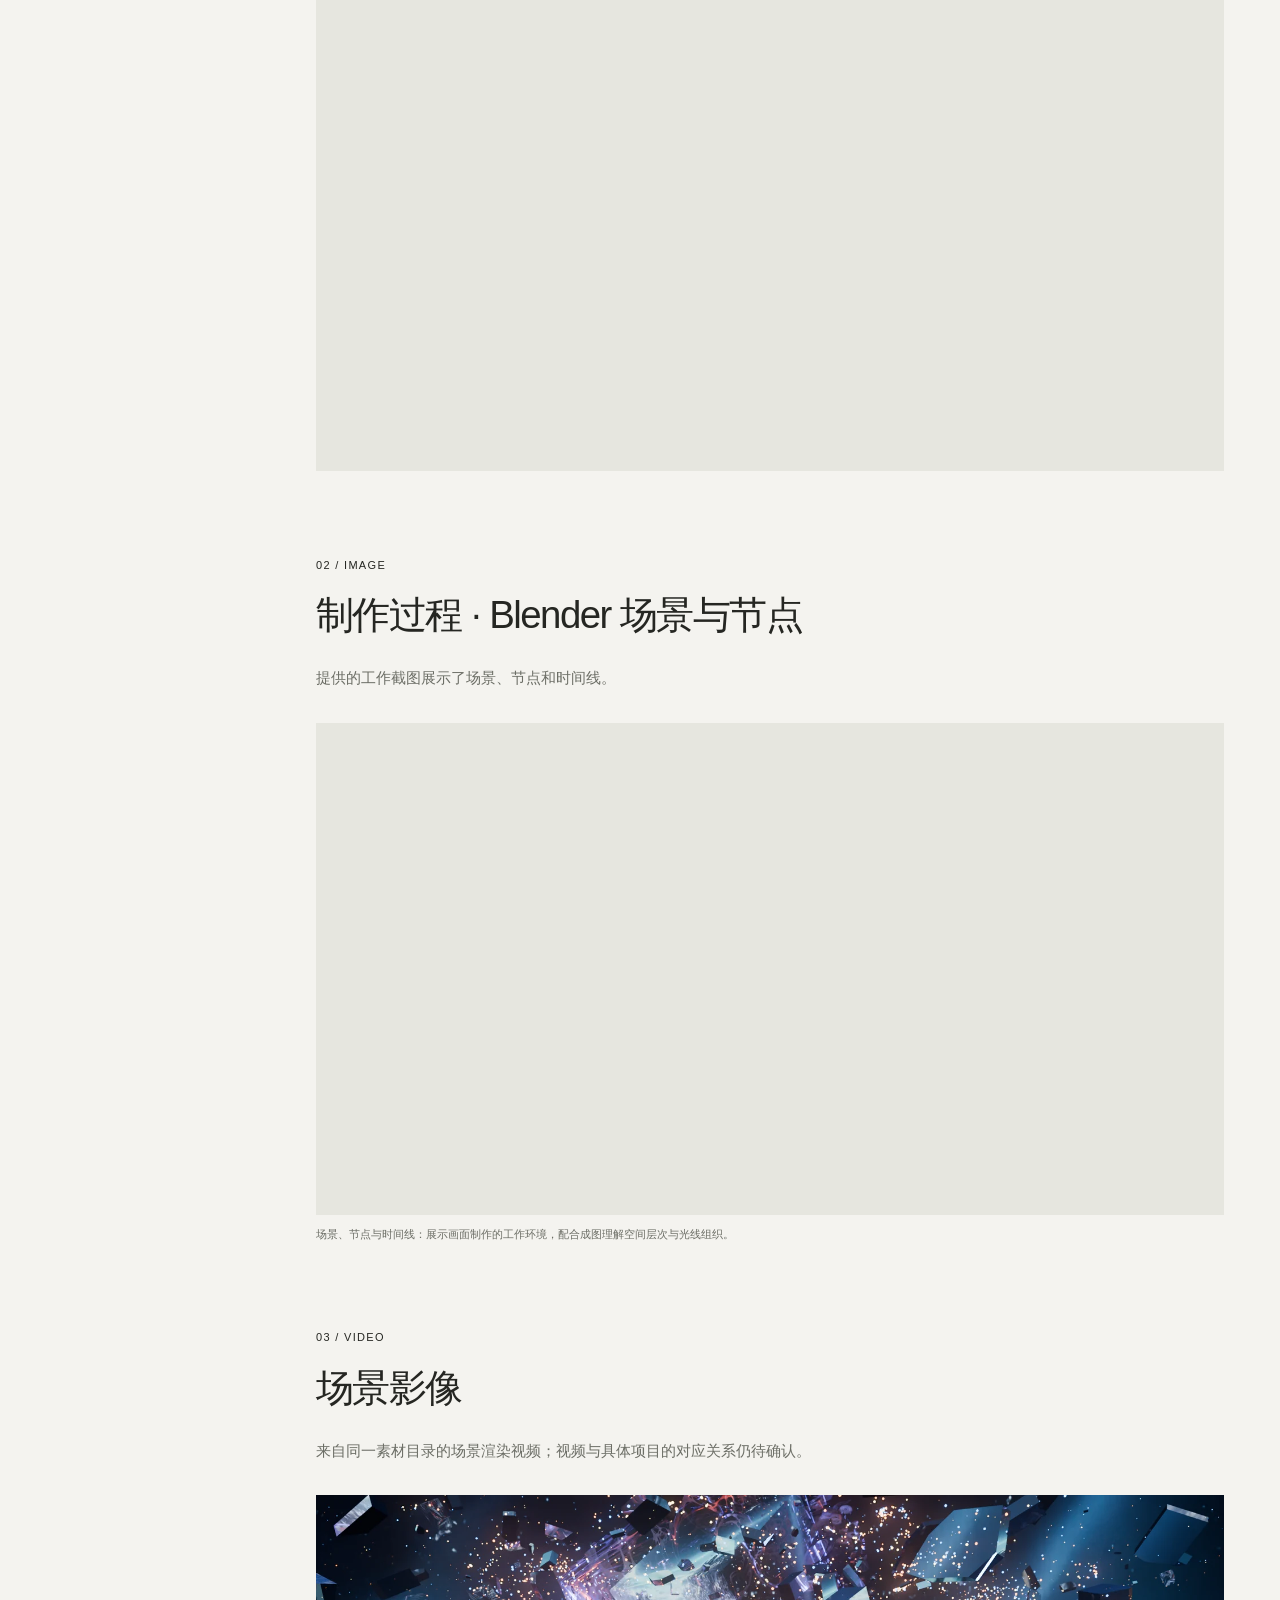
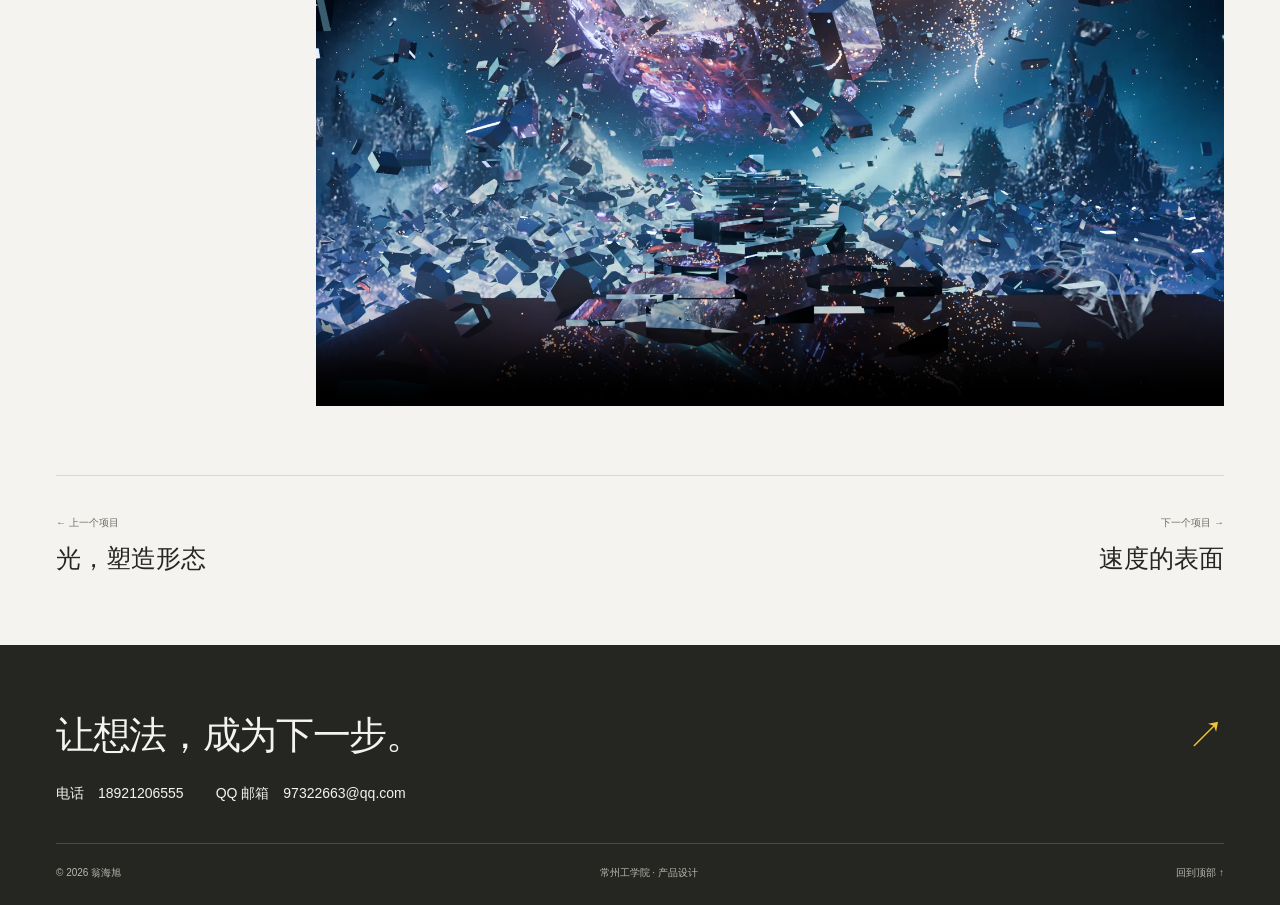
<file: projects/block-world/index.html>
<!DOCTYPE html><html lang="zh-CN"><head><meta charset="UTF-8"><meta name="viewport" content="width=device-width, initial-scale=1"><meta name="description" content="在碎片、光线与空间之间，构建一个想象中的世界。"><meta name="theme-color" content="#252622"><title>方块世界 · 三维场景与空间氛围 — 翁海旭</title><link rel="icon" href="/favicon.svg" type="image/svg+xml"><link rel="canonical" href="https://whx97322663-glitch.github.io/projects/block-world/"><meta property="og:title" content="方块世界 · 三维场景与空间氛围 — 翁海旭"><meta property="og:description" content="在碎片、光线与空间之间，构建一个想象中的世界。"><meta property="og:type" content="website"><meta property="og:url" content="https://whx97322663-glitch.github.io/projects/block-world/"><link rel="stylesheet" href="/_astro/Base.BLZxcgM2.css"></head><body><a class="skip" href="#main">跳转到内容</a><header class="site-header"><a class="wordmark" href="/" aria-label="翁海旭，返回首页"><span class="mark" aria-hidden="true">w<span>.</span></span><span>翁海旭<small>WENG HAIXU</small></span></a><nav aria-label="主导航" class="desktop-nav"><a href="/">首页</a><a href="/projects/" aria-current="page">作品</a><a href="/about/">关于</a><a href="/contact/">简历与联系</a></nav><details class="mobile-nav"><summary>菜单 <span aria-hidden="true">＋</span></summary><nav aria-label="手机导航"><a href="/">首页</a><a href="/projects/">作品</a><a href="/about/">关于</a><a href="/contact/">简历与联系</a></nav></details><span class="header-note">DESIGN PORTFOLIO</span></header><main id="main"><article class="case case-render"><header class="wrap case-header"><a href="/projects/" class="back-link" data-back-projects>← 返回作品索引</a><div class="case-title"><div><span class="eyebrow">RENDER / 三维场景练习</span><h1>方块世界<span class="accent-dot">。</span></h1><p class="case-subtitle">三维场景与空间氛围</p></div><p class="case-summary">在碎片、光线与空间之间，构建一个想象中的世界。</p></div><dl class="project-facts"><div><dt>项目阶段</dt><dd>概念与图像展示</dd></div><div><dt>工具</dt><dd>Blender</dd></div><div><dt>时间</dt><dd>待补充</dd></div><div><dt>个人贡献</dt><dd>当前展示来自个人作品集的图像与设计说明；具体协作分工待补充。</dd></div></dl><ul class="project-tags" aria-label="项目标签"><li>场景渲染</li><li>空间构成</li><li>动态影像</li></ul><figure class="media"><div class="media-frame"><button type="button" class="zoom-trigger" data-image="/media/world.webp" data-alt="蓝紫色碎片构成的三维场景" data-caption="蓝紫色碎片构成的三维场景" aria-label="放大：蓝紫色碎片构成的三维场景"><picture class="mobile-preview"><source media="(max-width: 700px)" srcset="/media/world-small.webp"><img src="/media/world.webp" srcset="/media/world-small.webp 640w, /media/world.webp 1600w" sizes="(max-width: 700px) 100vw, 1100px" alt="蓝紫色碎片构成的三维场景" width="1600" height="900" loading="eager" decoding="async"></picture><span class="zoom-label" aria-hidden="true">放大 ↗</span></button></div></figure></header><div class="wrap case-body"><aside class="case-toc"><details open><summary>项目章节 <span>＋</span></summary><nav aria-label="项目章节"><a href="#scene"><span>01</span>在秩序与碎片之间</a><a href="#process"><span>02</span>制作过程 · Blender 场景与节点</a><a href="#motion"><span>03</span>场景影像</a></nav></details></aside><div class="case-sections"><section id="scene" class="case-section"><span class="eyebrow">01 / IMAGE</span><h2>在秩序与碎片之间</h2><p class="section-text">通过密集的方块、冷暖光线与纵深关系，形成场景的视觉中心。素材来源与资产授权清单尚待整理，不宣称场景中所有模型均为原创。</p><div class="section-media"><figure class="media"><div class="media-frame"><button type="button" class="zoom-trigger" data-image="/media/world.webp" data-alt="方块世界最终场景" data-caption="方块世界最终场景" aria-label="放大：方块世界最终场景"><picture class="mobile-preview"><source media="(max-width: 700px)" srcset="/media/world-small.webp"><img src="/media/world.webp" srcset="/media/world-small.webp 640w, /media/world.webp 1600w" sizes="(max-width: 700px) 100vw, 1100px" alt="方块世界最终场景" width="1600" height="900" loading="lazy" decoding="async"></picture><span class="zoom-label" aria-hidden="true">放大 ↗</span></button></div></figure></div></section><section id="process" class="case-section"><span class="eyebrow">02 / IMAGE</span><h2>制作过程 · Blender 场景与节点</h2><p class="section-text">提供的工作截图展示了场景、节点和时间线。</p><div class="section-media"><figure class="media"><div class="media-frame"><button type="button" class="zoom-trigger" data-image="/media/world-process.webp" data-alt="Blender 场景与节点工作记录" data-caption="场景、节点与时间线：展示画面制作的工作环境，配合成图理解空间层次与光线组织。" aria-label="放大：Blender 场景与节点工作记录"><picture class="mobile-preview"><source media="(max-width: 700px)" srcset="/media/world-process-small.webp"><img src="/media/world-process.webp" srcset="/media/world-process-small.webp 640w, /media/world-process.webp 1600w" sizes="(max-width: 700px) 100vw, 1100px" alt="Blender 场景与节点工作记录" width="1600" height="867" loading="lazy" decoding="async"></picture><span class="zoom-label" aria-hidden="true">放大 ↗</span></button></div><figcaption>场景、节点与时间线：展示画面制作的工作环境，配合成图理解空间层次与光线组织。</figcaption></figure></div></section><section id="motion" class="case-section"><span class="eyebrow">03 / VIDEO</span><h2>场景影像</h2><p class="section-text">来自同一素材目录的场景渲染视频；视频与具体项目的对应关系仍待确认。</p><div class="section-media"></div><video controls playsinline preload="metadata" poster="/media/world.webp" aria-label="场景影像"><source src="/media/scene-web.mp4" type="video/mp4">浏览器不支持播放视频，<a href="/media/scene-web.mp4">下载视频</a>。</video></section></div></div><nav class="wrap project-pagination" aria-label="相邻项目"><a href="/projects/dryer-study/"><small>← 上一个项目</small><span>光，塑造形态</span></a><a href="/projects/automotive-light/"><small>下一个项目 →</small><span>速度的表面</span></a></nav></article></main><footer class="site-footer"><div><a href="/contact/" class="footer-title">让想法，成为下一步。<span aria-hidden="true">↗</span></a><address class="footer-contact"><a href="tel:+8618921206555">电话　18921206555</a><a href="mailto:97322663@qq.com">QQ 邮箱　97322663@qq.com</a></address></div><div class="footer-bottom"><span>© 2026 翁海旭</span><span>常州工学院 · 产品设计</span><a href="#main">回到顶部 ↑</a></div></footer><dialog id="image-dialog" aria-label="作品图片大图"><button type="button" class="dialog-close" autofocus aria-label="关闭大图">关闭 ×</button><img alt=""><p></p></dialog><script type="module">function e(e,t=`all`,n=`recommended`,r=e.flatMap(e=>e.categories)){let i=new Set(r);return e.filter(e=>!e.draft&&(t===`all`||!i.has(t)||e.categories.includes(t))).sort((e,t)=>(n===`year`?(t.year??0)-(e.year??0):0)||e.order-t.order||e.slug.localeCompare(t.slug))}var t=document.querySelector(`.mobile-nav`);document.addEventListener(`keydown`,e=>{e.key===`Escape`&&t?.open&&(t.open=!1,t.querySelector(`summary`)?.focus())}),document.addEventListener(`click`,e=>{t?.open&&!t.contains(e.target)&&(t.open=!1)});var n=document.querySelector(`#image-dialog`),r=null;document.querySelectorAll(`[data-image]`).forEach(e=>e.addEventListener(`click`,()=>{if(!n)return;r=e;let t=n.querySelector(`img`);t.src=e.dataset.image,t.alt=e.dataset.alt||``,n.querySelector(`p`).textContent=e.dataset.caption||``,n.showModal(),document.body.style.overflow=`hidden`})),n?.querySelector(`button`)?.addEventListener(`click`,()=>n.close()),n?.addEventListener(`click`,e=>{if(e.target===n){let t=n.getBoundingClientRect();(e.clientX<t.left||e.clientX>t.right||e.clientY<t.top||e.clientY>t.bottom)&&n.close()}}),n?.addEventListener(`close`,()=>{document.body.style.overflow=``,r?.focus()}),document.querySelector(`[data-copy]`)?.addEventListener(`click`,async e=>{let t=e.currentTarget,n=document.querySelector(`#copy-status`);try{await navigator.clipboard.writeText(t.dataset.copy),n&&(n.textContent=`邮箱已复制。`)}catch{n&&(n.textContent=`无法自动复制，请选中邮箱文字手动复制。`)}});var i=document.querySelector(`#project-grid`);if(i){let t=Array.from(i.querySelectorAll(`[data-project]`)),n=Array.from(document.querySelectorAll(`[data-filter]`)),r=document.querySelector(`#project-sort`);function a(){let a=new URL(location.href),o=a.searchParams.get(`category`)||`all`;n.some(e=>e.dataset.filter===o)||(o=`all`);let s=a.searchParams.get(`sort`)===`year`?`year`:`recommended`;r.value=s,n.forEach(e=>{e.dataset.filter===o?e.setAttribute(`aria-current`,`true`):e.removeAttribute(`aria-current`)}),t.forEach(e=>e.hidden=!0);let c=e(t.map(e=>({slug:e.dataset.slug||``,categories:e.dataset.categories?.split(`,`)||[],year:Number(e.dataset.year),order:Number(e.dataset.order),draft:!1,card:e})),o,s,n.map(e=>e.dataset.filter));c.forEach(e=>{e.card.hidden=!1,i.append(e.card)});let l=c.length;document.querySelector(`#results-count`).textContent=`共 ${l} 个项目`,document.querySelector(`#empty-results`).hidden=l!==0;try{sessionStorage.setItem(`portfolio-list`,location.pathname+location.search)}catch{}}function o(e,t){let n=new URL(location.href);e===`all`?n.searchParams.delete(`category`):n.searchParams.set(`category`,e),t===`recommended`?n.searchParams.delete(`sort`):n.searchParams.set(`sort`,t),history.pushState(null,``,n),a()}n.forEach(e=>e.addEventListener(`click`,t=>{t.ctrlKey||t.metaKey||t.shiftKey||t.altKey||(t.preventDefault(),o(e.dataset.filter,r.value))})),r.addEventListener(`change`,()=>o(document.querySelector(`[data-filter][aria-current=true]`)?.dataset.filter||`all`,r.value)),document.querySelector(`[data-reset]`)?.addEventListener(`click`,e=>{e.preventDefault(),o(`all`,`recommended`)}),addEventListener(`popstate`,a),a()}try{let e=sessionStorage.getItem(`portfolio-list`);e&&/^\/projects\/(?:\?[^#]*)?$/.test(e)&&document.querySelector(`[data-back-projects]`)?.setAttribute(`href`,e)}catch{}if(matchMedia(`(max-width:700px)`).matches){let e=document.querySelector(`.case-toc details`);e&&(e.open=!1)}</script></body></html>
</file>
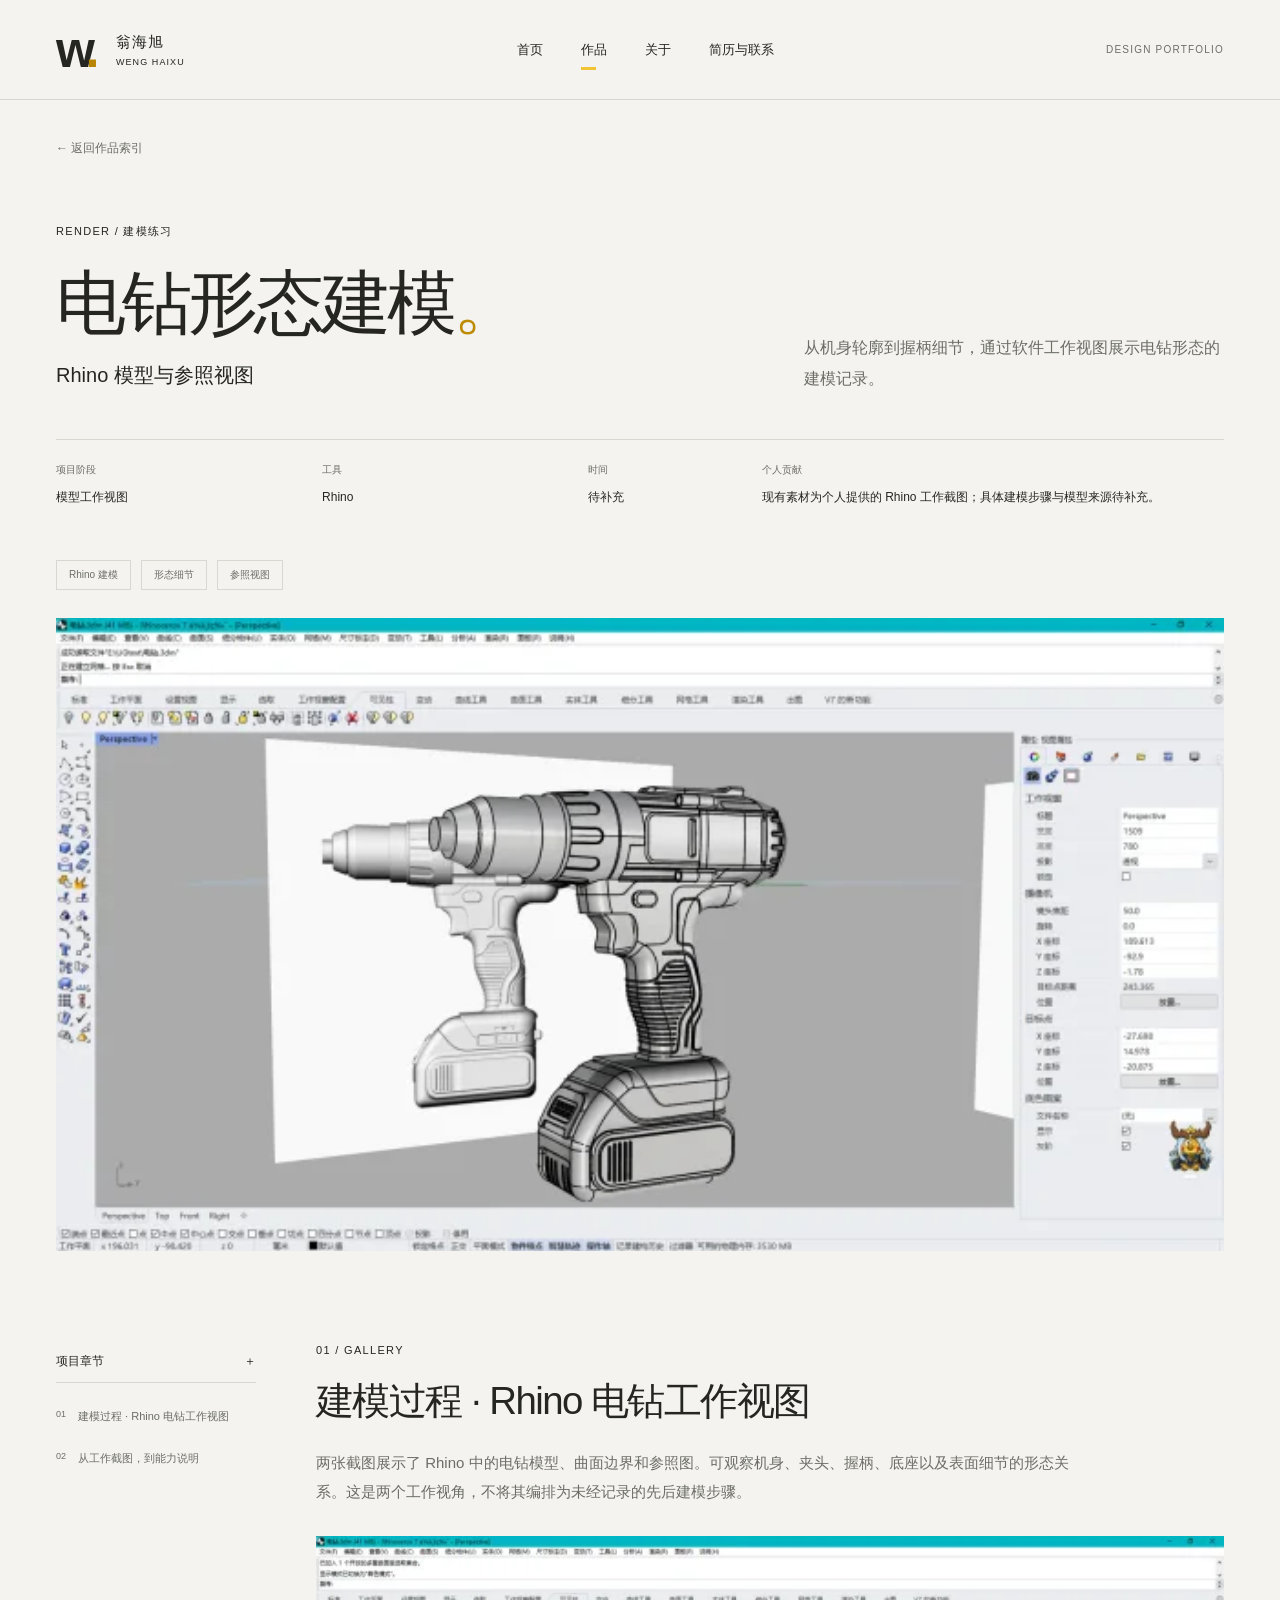
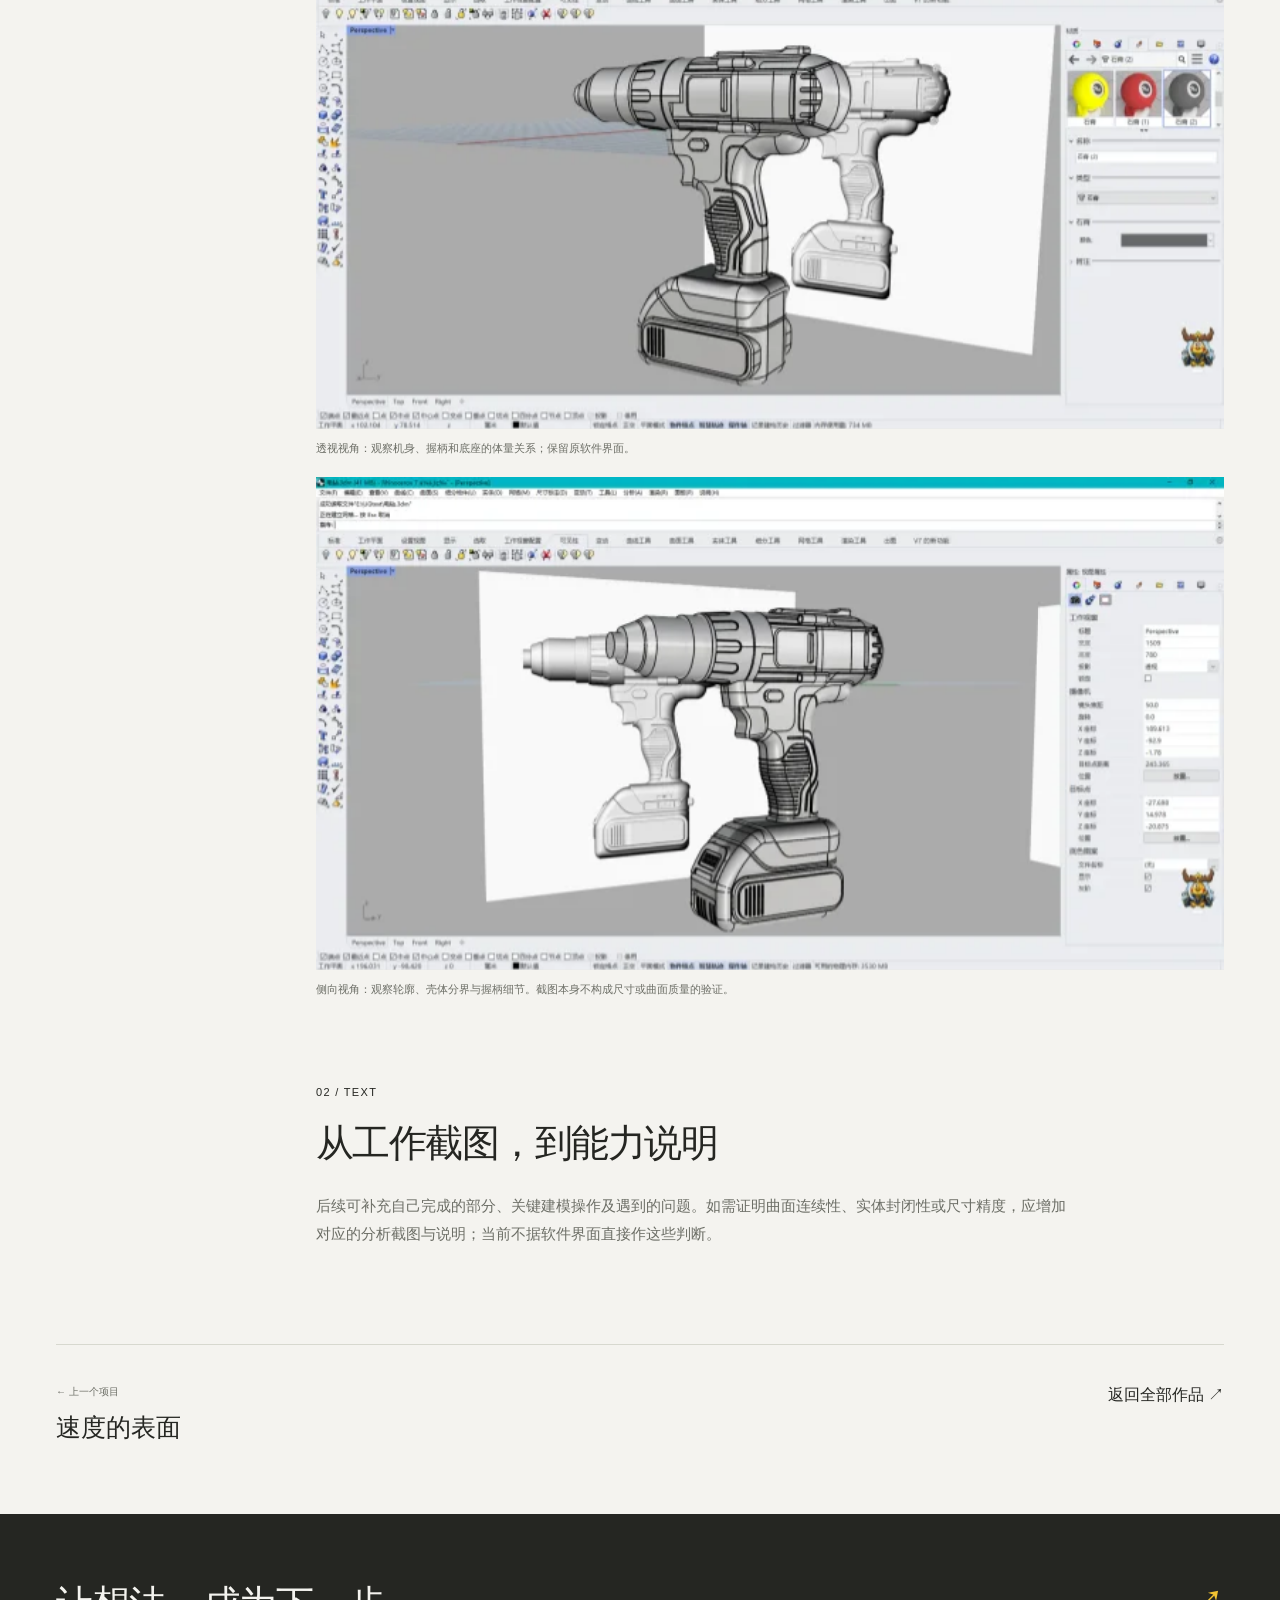
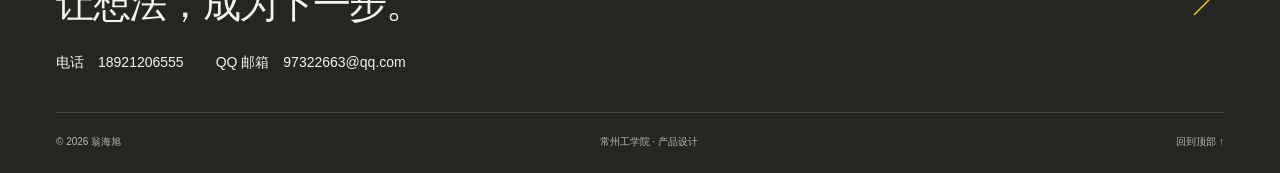
<file: projects/drill-model/index.html>
<!DOCTYPE html><html lang="zh-CN"><head><meta charset="UTF-8"><meta name="viewport" content="width=device-width, initial-scale=1"><meta name="description" content="从机身轮廓到握柄细节，通过软件工作视图展示电钻形态的建模记录。"><meta name="theme-color" content="#252622"><title>电钻形态建模 · Rhino 模型与参照视图 — 翁海旭</title><link rel="icon" href="/favicon.svg" type="image/svg+xml"><link rel="canonical" href="https://whx97322663-glitch.github.io/projects/drill-model/"><meta property="og:title" content="电钻形态建模 · Rhino 模型与参照视图 — 翁海旭"><meta property="og:description" content="从机身轮廓到握柄细节，通过软件工作视图展示电钻形态的建模记录。"><meta property="og:type" content="website"><meta property="og:url" content="https://whx97322663-glitch.github.io/projects/drill-model/"><link rel="stylesheet" href="/_astro/Base.BLZxcgM2.css"></head><body><a class="skip" href="#main">跳转到内容</a><header class="site-header"><a class="wordmark" href="/" aria-label="翁海旭，返回首页"><span class="mark" aria-hidden="true">w<span>.</span></span><span>翁海旭<small>WENG HAIXU</small></span></a><nav aria-label="主导航" class="desktop-nav"><a href="/">首页</a><a href="/projects/" aria-current="page">作品</a><a href="/about/">关于</a><a href="/contact/">简历与联系</a></nav><details class="mobile-nav"><summary>菜单 <span aria-hidden="true">＋</span></summary><nav aria-label="手机导航"><a href="/">首页</a><a href="/projects/">作品</a><a href="/about/">关于</a><a href="/contact/">简历与联系</a></nav></details><span class="header-note">DESIGN PORTFOLIO</span></header><main id="main"><article class="case case-render"><header class="wrap case-header"><a href="/projects/" class="back-link" data-back-projects>← 返回作品索引</a><div class="case-title"><div><span class="eyebrow">RENDER / 建模练习</span><h1>电钻形态建模<span class="accent-dot">。</span></h1><p class="case-subtitle">Rhino 模型与参照视图</p></div><p class="case-summary">从机身轮廓到握柄细节，通过软件工作视图展示电钻形态的建模记录。</p></div><dl class="project-facts"><div><dt>项目阶段</dt><dd>模型工作视图</dd></div><div><dt>工具</dt><dd>Rhino</dd></div><div><dt>时间</dt><dd>待补充</dd></div><div><dt>个人贡献</dt><dd>现有素材为个人提供的 Rhino 工作截图；具体建模步骤与模型来源待补充。</dd></div></dl><ul class="project-tags" aria-label="项目标签"><li>Rhino 建模</li><li>形态细节</li><li>参照视图</li></ul><figure class="media"><div class="media-frame"><button type="button" class="zoom-trigger" data-image="/media/drill-model/process-two.webp" data-alt="Rhino 中电钻模型与后方参照图的侧向视图" data-caption="Rhino 中电钻模型与后方参照图的侧向视图" aria-label="放大：Rhino 中电钻模型与后方参照图的侧向视图"><picture class="mobile-preview"><source media="(max-width: 700px)" srcset="/media/drill-model/process-two-small.webp"><img src="/media/drill-model/process-two.webp" srcset="/media/drill-model/process-two-small.webp 640w, /media/drill-model/process-two.webp 1600w" sizes="(max-width: 700px) 100vw, 1100px" alt="Rhino 中电钻模型与后方参照图的侧向视图" width="1600" height="867" loading="eager" decoding="async"></picture><span class="zoom-label" aria-hidden="true">放大 ↗</span></button></div></figure></header><div class="wrap case-body"><aside class="case-toc"><details open><summary>项目章节 <span>＋</span></summary><nav aria-label="项目章节"><a href="#process"><span>01</span>建模过程 · Rhino 电钻工作视图</a><a href="#next"><span>02</span>从工作截图，到能力说明</a></nav></details></aside><div class="case-sections"><section id="process" class="case-section"><span class="eyebrow">01 / GALLERY</span><h2>建模过程 · Rhino 电钻工作视图</h2><p class="section-text">两张截图展示了 Rhino 中的电钻模型、曲面边界和参照图。可观察机身、夹头、握柄、底座以及表面细节的形态关系。这是两个工作视角，不将其编排为未经记录的先后建模步骤。</p><div class="section-media"><figure class="media"><div class="media-frame"><button type="button" class="zoom-trigger" data-image="/media/drill-model/process-one.webp" data-alt="Rhino 电钻模型透视视图，后方为参照图" data-caption="透视视角：观察机身、握柄和底座的体量关系；保留原软件界面。" aria-label="放大：Rhino 电钻模型透视视图，后方为参照图"><picture class="mobile-preview"><source media="(max-width: 700px)" srcset="/media/drill-model/process-one-small.webp"><img src="/media/drill-model/process-one.webp" srcset="/media/drill-model/process-one-small.webp 640w, /media/drill-model/process-one.webp 1600w" sizes="(max-width: 700px) 100vw, 1100px" alt="Rhino 电钻模型透视视图，后方为参照图" width="1600" height="867" loading="lazy" decoding="async"></picture><span class="zoom-label" aria-hidden="true">放大 ↗</span></button></div><figcaption>透视视角：观察机身、握柄和底座的体量关系；保留原软件界面。</figcaption></figure><figure class="media"><div class="media-frame"><button type="button" class="zoom-trigger" data-image="/media/drill-model/process-two.webp" data-alt="Rhino 电钻模型侧向视图与参照图" data-caption="侧向视角：观察轮廓、壳体分界与握柄细节。截图本身不构成尺寸或曲面质量的验证。" aria-label="放大：Rhino 电钻模型侧向视图与参照图"><picture class="mobile-preview"><source media="(max-width: 700px)" srcset="/media/drill-model/process-two-small.webp"><img src="/media/drill-model/process-two.webp" srcset="/media/drill-model/process-two-small.webp 640w, /media/drill-model/process-two.webp 1600w" sizes="(max-width: 700px) 100vw, 1100px" alt="Rhino 电钻模型侧向视图与参照图" width="1600" height="867" loading="lazy" decoding="async"></picture><span class="zoom-label" aria-hidden="true">放大 ↗</span></button></div><figcaption>侧向视角：观察轮廓、壳体分界与握柄细节。截图本身不构成尺寸或曲面质量的验证。</figcaption></figure></div></section><section id="next" class="case-section"><span class="eyebrow">02 / TEXT</span><h2>从工作截图，到能力说明</h2><p class="section-text">后续可补充自己完成的部分、关键建模操作及遇到的问题。如需证明曲面连续性、实体封闭性或尺寸精度，应增加对应的分析截图与说明；当前不据软件界面直接作这些判断。</p><div class="section-media"></div></section></div></div><nav class="wrap project-pagination" aria-label="相邻项目"><a href="/projects/automotive-light/"><small>← 上一个项目</small><span>速度的表面</span></a><a href="/projects/">返回全部作品 ↗</a></nav></article></main><footer class="site-footer"><div><a href="/contact/" class="footer-title">让想法，成为下一步。<span aria-hidden="true">↗</span></a><address class="footer-contact"><a href="tel:+8618921206555">电话　18921206555</a><a href="mailto:97322663@qq.com">QQ 邮箱　97322663@qq.com</a></address></div><div class="footer-bottom"><span>© 2026 翁海旭</span><span>常州工学院 · 产品设计</span><a href="#main">回到顶部 ↑</a></div></footer><dialog id="image-dialog" aria-label="作品图片大图"><button type="button" class="dialog-close" autofocus aria-label="关闭大图">关闭 ×</button><img alt=""><p></p></dialog><script type="module">function e(e,t=`all`,n=`recommended`,r=e.flatMap(e=>e.categories)){let i=new Set(r);return e.filter(e=>!e.draft&&(t===`all`||!i.has(t)||e.categories.includes(t))).sort((e,t)=>(n===`year`?(t.year??0)-(e.year??0):0)||e.order-t.order||e.slug.localeCompare(t.slug))}var t=document.querySelector(`.mobile-nav`);document.addEventListener(`keydown`,e=>{e.key===`Escape`&&t?.open&&(t.open=!1,t.querySelector(`summary`)?.focus())}),document.addEventListener(`click`,e=>{t?.open&&!t.contains(e.target)&&(t.open=!1)});var n=document.querySelector(`#image-dialog`),r=null;document.querySelectorAll(`[data-image]`).forEach(e=>e.addEventListener(`click`,()=>{if(!n)return;r=e;let t=n.querySelector(`img`);t.src=e.dataset.image,t.alt=e.dataset.alt||``,n.querySelector(`p`).textContent=e.dataset.caption||``,n.showModal(),document.body.style.overflow=`hidden`})),n?.querySelector(`button`)?.addEventListener(`click`,()=>n.close()),n?.addEventListener(`click`,e=>{if(e.target===n){let t=n.getBoundingClientRect();(e.clientX<t.left||e.clientX>t.right||e.clientY<t.top||e.clientY>t.bottom)&&n.close()}}),n?.addEventListener(`close`,()=>{document.body.style.overflow=``,r?.focus()}),document.querySelector(`[data-copy]`)?.addEventListener(`click`,async e=>{let t=e.currentTarget,n=document.querySelector(`#copy-status`);try{await navigator.clipboard.writeText(t.dataset.copy),n&&(n.textContent=`邮箱已复制。`)}catch{n&&(n.textContent=`无法自动复制，请选中邮箱文字手动复制。`)}});var i=document.querySelector(`#project-grid`);if(i){let t=Array.from(i.querySelectorAll(`[data-project]`)),n=Array.from(document.querySelectorAll(`[data-filter]`)),r=document.querySelector(`#project-sort`);function a(){let a=new URL(location.href),o=a.searchParams.get(`category`)||`all`;n.some(e=>e.dataset.filter===o)||(o=`all`);let s=a.searchParams.get(`sort`)===`year`?`year`:`recommended`;r.value=s,n.forEach(e=>{e.dataset.filter===o?e.setAttribute(`aria-current`,`true`):e.removeAttribute(`aria-current`)}),t.forEach(e=>e.hidden=!0);let c=e(t.map(e=>({slug:e.dataset.slug||``,categories:e.dataset.categories?.split(`,`)||[],year:Number(e.dataset.year),order:Number(e.dataset.order),draft:!1,card:e})),o,s,n.map(e=>e.dataset.filter));c.forEach(e=>{e.card.hidden=!1,i.append(e.card)});let l=c.length;document.querySelector(`#results-count`).textContent=`共 ${l} 个项目`,document.querySelector(`#empty-results`).hidden=l!==0;try{sessionStorage.setItem(`portfolio-list`,location.pathname+location.search)}catch{}}function o(e,t){let n=new URL(location.href);e===`all`?n.searchParams.delete(`category`):n.searchParams.set(`category`,e),t===`recommended`?n.searchParams.delete(`sort`):n.searchParams.set(`sort`,t),history.pushState(null,``,n),a()}n.forEach(e=>e.addEventListener(`click`,t=>{t.ctrlKey||t.metaKey||t.shiftKey||t.altKey||(t.preventDefault(),o(e.dataset.filter,r.value))})),r.addEventListener(`change`,()=>o(document.querySelector(`[data-filter][aria-current=true]`)?.dataset.filter||`all`,r.value)),document.querySelector(`[data-reset]`)?.addEventListener(`click`,e=>{e.preventDefault(),o(`all`,`recommended`)}),addEventListener(`popstate`,a),a()}try{let e=sessionStorage.getItem(`portfolio-list`);e&&/^\/projects\/(?:\?[^#]*)?$/.test(e)&&document.querySelector(`[data-back-projects]`)?.setAttribute(`href`,e)}catch{}if(matchMedia(`(max-width:700px)`).matches){let e=document.querySelector(`.case-toc details`);e&&(e.open=!1)}</script></body></html>
</file>
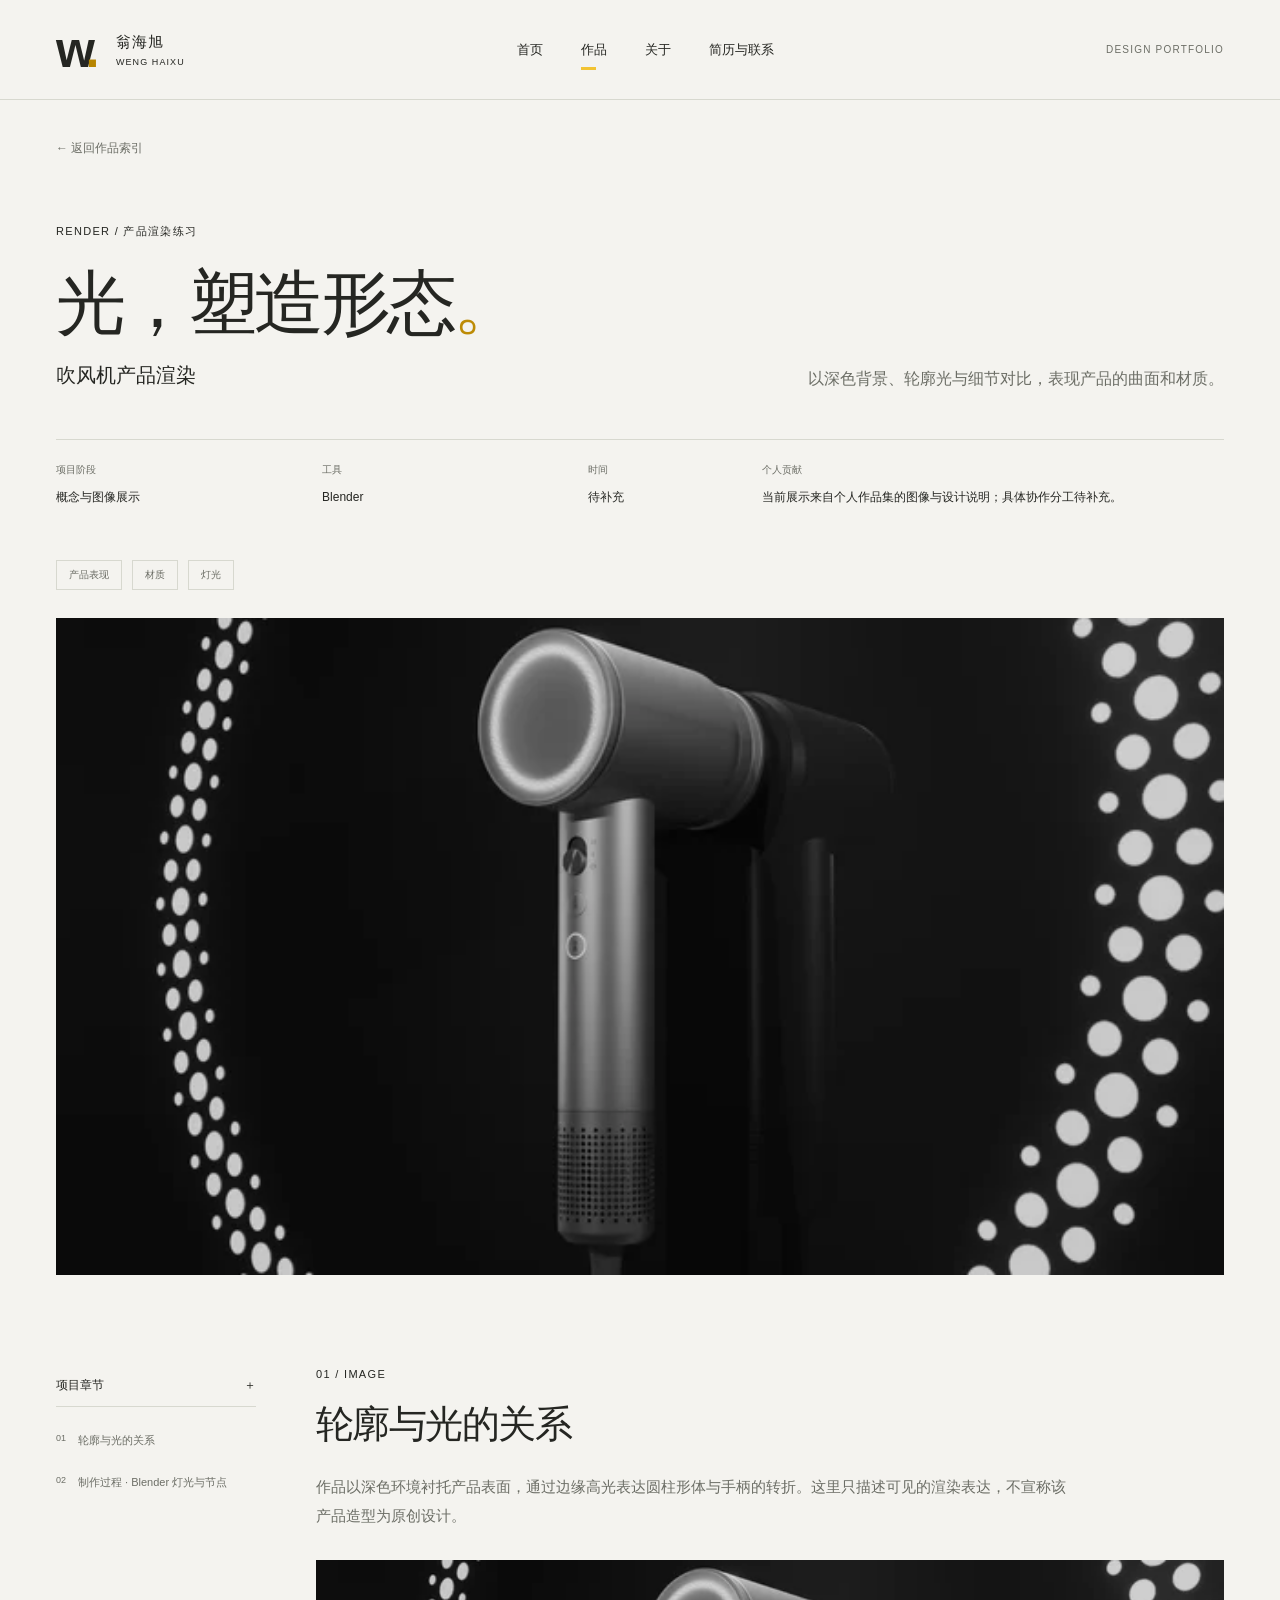
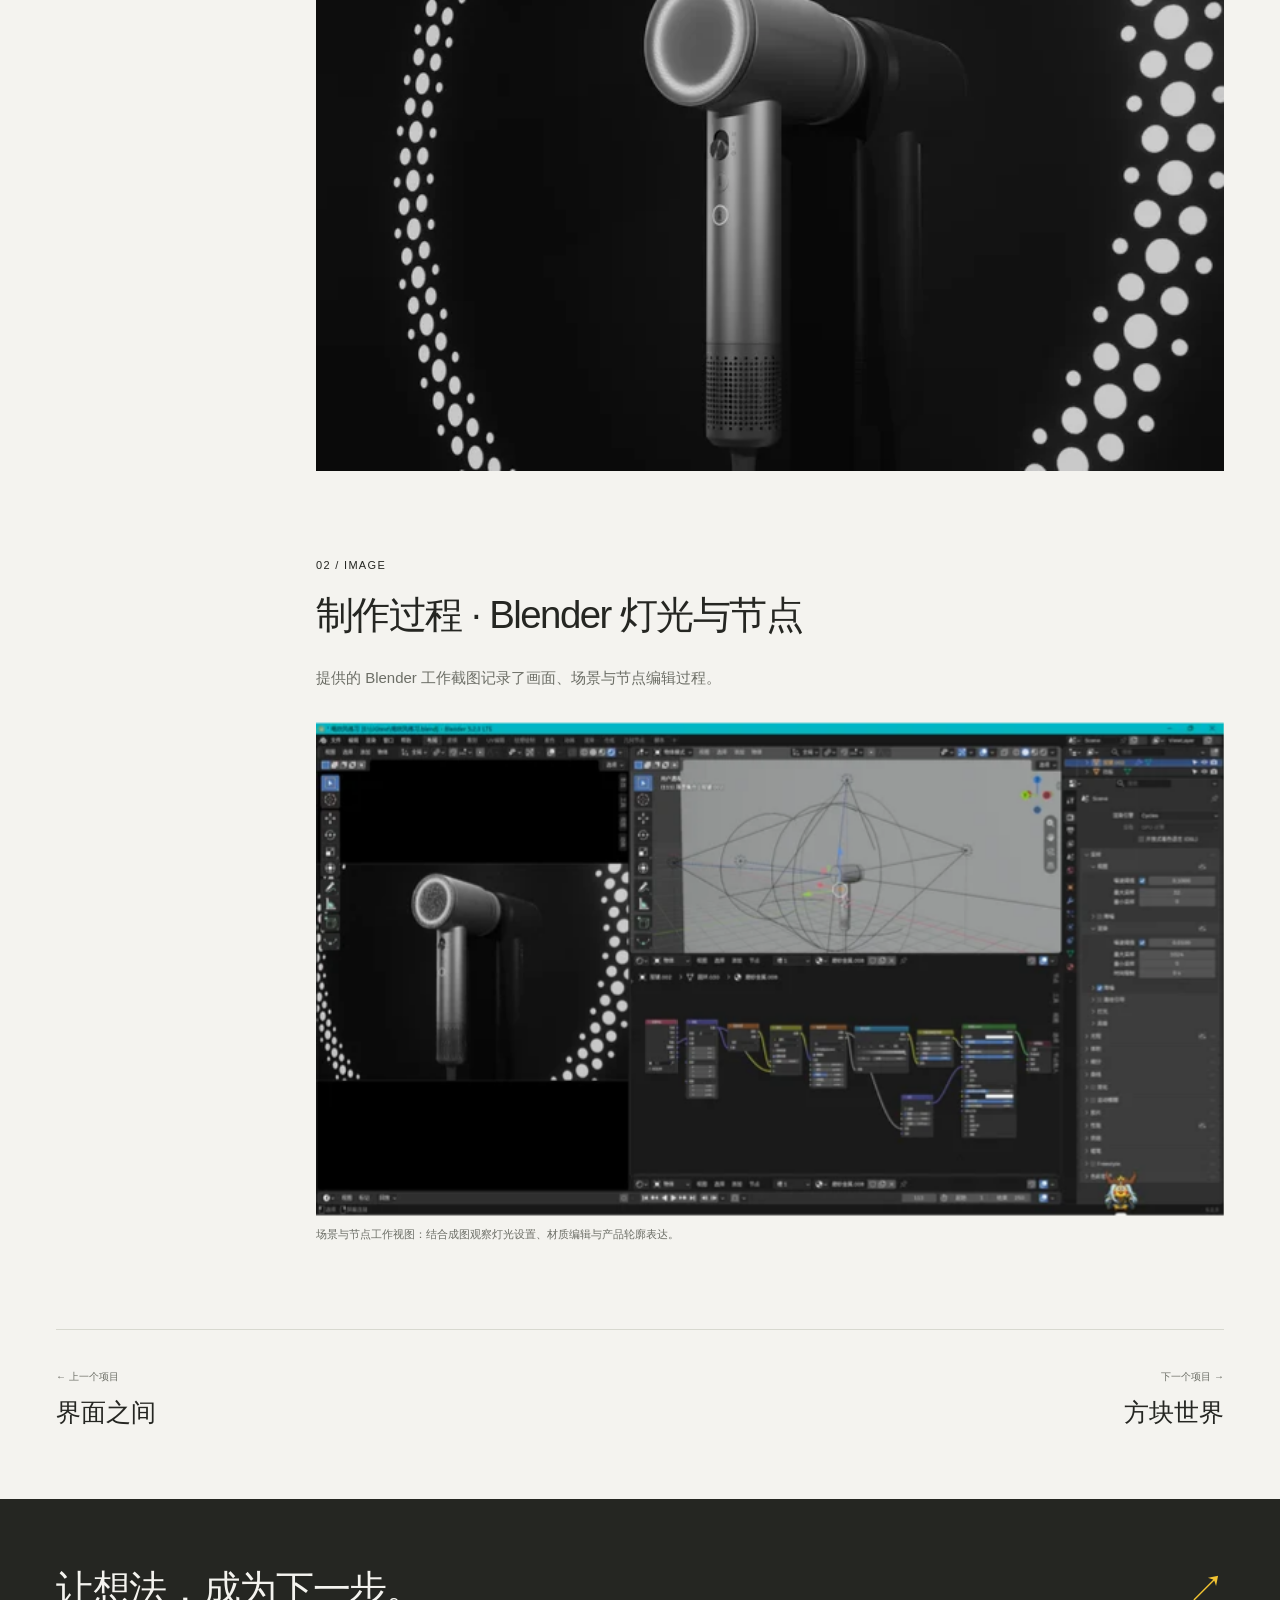
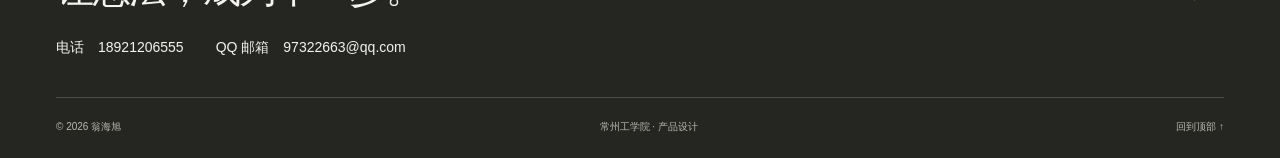
<file: projects/dryer-study/index.html>
<!DOCTYPE html><html lang="zh-CN"><head><meta charset="UTF-8"><meta name="viewport" content="width=device-width, initial-scale=1"><meta name="description" content="以深色背景、轮廓光与细节对比，表现产品的曲面和材质。"><meta name="theme-color" content="#252622"><title>光，塑造形态 · 吹风机产品渲染 — 翁海旭</title><link rel="icon" href="/favicon.svg" type="image/svg+xml"><link rel="canonical" href="https://whx97322663-glitch.github.io/projects/dryer-study/"><meta property="og:title" content="光，塑造形态 · 吹风机产品渲染 — 翁海旭"><meta property="og:description" content="以深色背景、轮廓光与细节对比，表现产品的曲面和材质。"><meta property="og:type" content="website"><meta property="og:url" content="https://whx97322663-glitch.github.io/projects/dryer-study/"><link rel="stylesheet" href="/_astro/Base.BLZxcgM2.css"></head><body><a class="skip" href="#main">跳转到内容</a><header class="site-header"><a class="wordmark" href="/" aria-label="翁海旭，返回首页"><span class="mark" aria-hidden="true">w<span>.</span></span><span>翁海旭<small>WENG HAIXU</small></span></a><nav aria-label="主导航" class="desktop-nav"><a href="/">首页</a><a href="/projects/" aria-current="page">作品</a><a href="/about/">关于</a><a href="/contact/">简历与联系</a></nav><details class="mobile-nav"><summary>菜单 <span aria-hidden="true">＋</span></summary><nav aria-label="手机导航"><a href="/">首页</a><a href="/projects/">作品</a><a href="/about/">关于</a><a href="/contact/">简历与联系</a></nav></details><span class="header-note">DESIGN PORTFOLIO</span></header><main id="main"><article class="case case-render"><header class="wrap case-header"><a href="/projects/" class="back-link" data-back-projects>← 返回作品索引</a><div class="case-title"><div><span class="eyebrow">RENDER / 产品渲染练习</span><h1>光，塑造形态<span class="accent-dot">。</span></h1><p class="case-subtitle">吹风机产品渲染</p></div><p class="case-summary">以深色背景、轮廓光与细节对比，表现产品的曲面和材质。</p></div><dl class="project-facts"><div><dt>项目阶段</dt><dd>概念与图像展示</dd></div><div><dt>工具</dt><dd>Blender</dd></div><div><dt>时间</dt><dd>待补充</dd></div><div><dt>个人贡献</dt><dd>当前展示来自个人作品集的图像与设计说明；具体协作分工待补充。</dd></div></dl><ul class="project-tags" aria-label="项目标签"><li>产品表现</li><li>材质</li><li>灯光</li></ul><figure class="media"><div class="media-frame"><button type="button" class="zoom-trigger" data-image="/media/dryer.webp" data-alt="黑色吹风机产品渲染" data-caption="黑色吹风机产品渲染" aria-label="放大：黑色吹风机产品渲染"><picture class="mobile-preview"><source media="(max-width: 700px)" srcset="/media/dryer-small.webp"><img src="/media/dryer.webp" srcset="/media/dryer-small.webp 640w, /media/dryer.webp 1600w" sizes="(max-width: 700px) 100vw, 1100px" alt="黑色吹风机产品渲染" width="1600" height="900" loading="eager" decoding="async"></picture><span class="zoom-label" aria-hidden="true">放大 ↗</span></button></div></figure></header><div class="wrap case-body"><aside class="case-toc"><details open><summary>项目章节 <span>＋</span></summary><nav aria-label="项目章节"><a href="#image"><span>01</span>轮廓与光的关系</a><a href="#process"><span>02</span>制作过程 · Blender 灯光与节点</a></nav></details></aside><div class="case-sections"><section id="image" class="case-section"><span class="eyebrow">01 / IMAGE</span><h2>轮廓与光的关系</h2><p class="section-text">作品以深色环境衬托产品表面，通过边缘高光表达圆柱形体与手柄的转折。这里只描述可见的渲染表达，不宣称该产品造型为原创设计。</p><div class="section-media"><figure class="media"><div class="media-frame"><button type="button" class="zoom-trigger" data-image="/media/dryer.webp" data-alt="吹风机渲染成图" data-caption="吹风机渲染成图" aria-label="放大：吹风机渲染成图"><picture class="mobile-preview"><source media="(max-width: 700px)" srcset="/media/dryer-small.webp"><img src="/media/dryer.webp" srcset="/media/dryer-small.webp 640w, /media/dryer.webp 1600w" sizes="(max-width: 700px) 100vw, 1100px" alt="吹风机渲染成图" width="1600" height="900" loading="lazy" decoding="async"></picture><span class="zoom-label" aria-hidden="true">放大 ↗</span></button></div></figure></div></section><section id="process" class="case-section"><span class="eyebrow">02 / IMAGE</span><h2>制作过程 · Blender 灯光与节点</h2><p class="section-text">提供的 Blender 工作截图记录了画面、场景与节点编辑过程。</p><div class="section-media"><figure class="media"><div class="media-frame"><button type="button" class="zoom-trigger" data-image="/media/dryer-process.webp" data-alt="Blender 中的吹风机灯光与节点工作记录" data-caption="场景与节点工作视图：结合成图观察灯光设置、材质编辑与产品轮廓表达。" aria-label="放大：Blender 中的吹风机灯光与节点工作记录"><picture class="mobile-preview"><source media="(max-width: 700px)" srcset="/media/dryer-process-small.webp"><img src="/media/dryer-process.webp" srcset="/media/dryer-process-small.webp 640w, /media/dryer-process.webp 1600w" sizes="(max-width: 700px) 100vw, 1100px" alt="Blender 中的吹风机灯光与节点工作记录" width="1600" height="867" loading="lazy" decoding="async"></picture><span class="zoom-label" aria-hidden="true">放大 ↗</span></button></div><figcaption>场景与节点工作视图：结合成图观察灯光设置、材质编辑与产品轮廓表达。</figcaption></figure></div></section></div></div><nav class="wrap project-pagination" aria-label="相邻项目"><a href="/projects/interface-study/"><small>← 上一个项目</small><span>界面之间</span></a><a href="/projects/block-world/"><small>下一个项目 →</small><span>方块世界</span></a></nav></article></main><footer class="site-footer"><div><a href="/contact/" class="footer-title">让想法，成为下一步。<span aria-hidden="true">↗</span></a><address class="footer-contact"><a href="tel:+8618921206555">电话　18921206555</a><a href="mailto:97322663@qq.com">QQ 邮箱　97322663@qq.com</a></address></div><div class="footer-bottom"><span>© 2026 翁海旭</span><span>常州工学院 · 产品设计</span><a href="#main">回到顶部 ↑</a></div></footer><dialog id="image-dialog" aria-label="作品图片大图"><button type="button" class="dialog-close" autofocus aria-label="关闭大图">关闭 ×</button><img alt=""><p></p></dialog><script type="module">function e(e,t=`all`,n=`recommended`,r=e.flatMap(e=>e.categories)){let i=new Set(r);return e.filter(e=>!e.draft&&(t===`all`||!i.has(t)||e.categories.includes(t))).sort((e,t)=>(n===`year`?(t.year??0)-(e.year??0):0)||e.order-t.order||e.slug.localeCompare(t.slug))}var t=document.querySelector(`.mobile-nav`);document.addEventListener(`keydown`,e=>{e.key===`Escape`&&t?.open&&(t.open=!1,t.querySelector(`summary`)?.focus())}),document.addEventListener(`click`,e=>{t?.open&&!t.contains(e.target)&&(t.open=!1)});var n=document.querySelector(`#image-dialog`),r=null;document.querySelectorAll(`[data-image]`).forEach(e=>e.addEventListener(`click`,()=>{if(!n)return;r=e;let t=n.querySelector(`img`);t.src=e.dataset.image,t.alt=e.dataset.alt||``,n.querySelector(`p`).textContent=e.dataset.caption||``,n.showModal(),document.body.style.overflow=`hidden`})),n?.querySelector(`button`)?.addEventListener(`click`,()=>n.close()),n?.addEventListener(`click`,e=>{if(e.target===n){let t=n.getBoundingClientRect();(e.clientX<t.left||e.clientX>t.right||e.clientY<t.top||e.clientY>t.bottom)&&n.close()}}),n?.addEventListener(`close`,()=>{document.body.style.overflow=``,r?.focus()}),document.querySelector(`[data-copy]`)?.addEventListener(`click`,async e=>{let t=e.currentTarget,n=document.querySelector(`#copy-status`);try{await navigator.clipboard.writeText(t.dataset.copy),n&&(n.textContent=`邮箱已复制。`)}catch{n&&(n.textContent=`无法自动复制，请选中邮箱文字手动复制。`)}});var i=document.querySelector(`#project-grid`);if(i){let t=Array.from(i.querySelectorAll(`[data-project]`)),n=Array.from(document.querySelectorAll(`[data-filter]`)),r=document.querySelector(`#project-sort`);function a(){let a=new URL(location.href),o=a.searchParams.get(`category`)||`all`;n.some(e=>e.dataset.filter===o)||(o=`all`);let s=a.searchParams.get(`sort`)===`year`?`year`:`recommended`;r.value=s,n.forEach(e=>{e.dataset.filter===o?e.setAttribute(`aria-current`,`true`):e.removeAttribute(`aria-current`)}),t.forEach(e=>e.hidden=!0);let c=e(t.map(e=>({slug:e.dataset.slug||``,categories:e.dataset.categories?.split(`,`)||[],year:Number(e.dataset.year),order:Number(e.dataset.order),draft:!1,card:e})),o,s,n.map(e=>e.dataset.filter));c.forEach(e=>{e.card.hidden=!1,i.append(e.card)});let l=c.length;document.querySelector(`#results-count`).textContent=`共 ${l} 个项目`,document.querySelector(`#empty-results`).hidden=l!==0;try{sessionStorage.setItem(`portfolio-list`,location.pathname+location.search)}catch{}}function o(e,t){let n=new URL(location.href);e===`all`?n.searchParams.delete(`category`):n.searchParams.set(`category`,e),t===`recommended`?n.searchParams.delete(`sort`):n.searchParams.set(`sort`,t),history.pushState(null,``,n),a()}n.forEach(e=>e.addEventListener(`click`,t=>{t.ctrlKey||t.metaKey||t.shiftKey||t.altKey||(t.preventDefault(),o(e.dataset.filter,r.value))})),r.addEventListener(`change`,()=>o(document.querySelector(`[data-filter][aria-current=true]`)?.dataset.filter||`all`,r.value)),document.querySelector(`[data-reset]`)?.addEventListener(`click`,e=>{e.preventDefault(),o(`all`,`recommended`)}),addEventListener(`popstate`,a),a()}try{let e=sessionStorage.getItem(`portfolio-list`);e&&/^\/projects\/(?:\?[^#]*)?$/.test(e)&&document.querySelector(`[data-back-projects]`)?.setAttribute(`href`,e)}catch{}if(matchMedia(`(max-width:700px)`).matches){let e=document.querySelector(`.case-toc details`);e&&(e.open=!1)}</script></body></html>
</file>
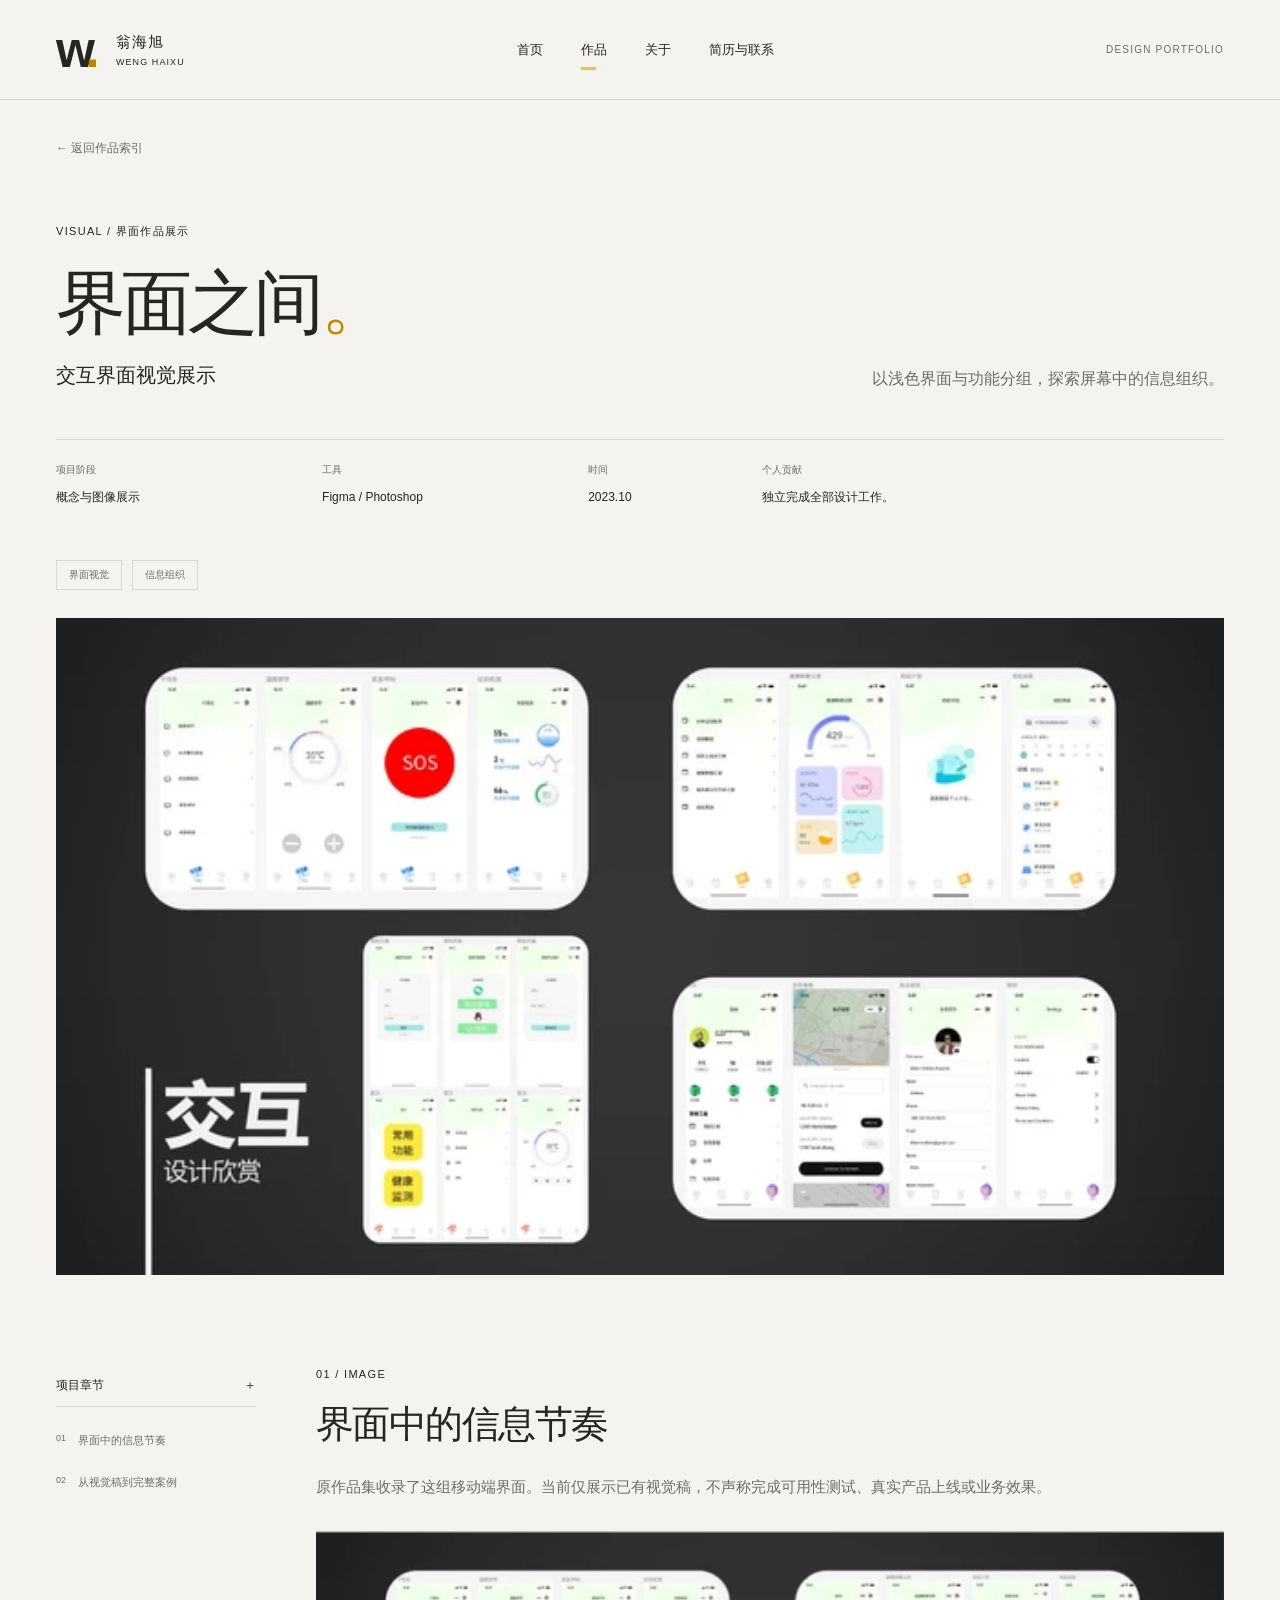
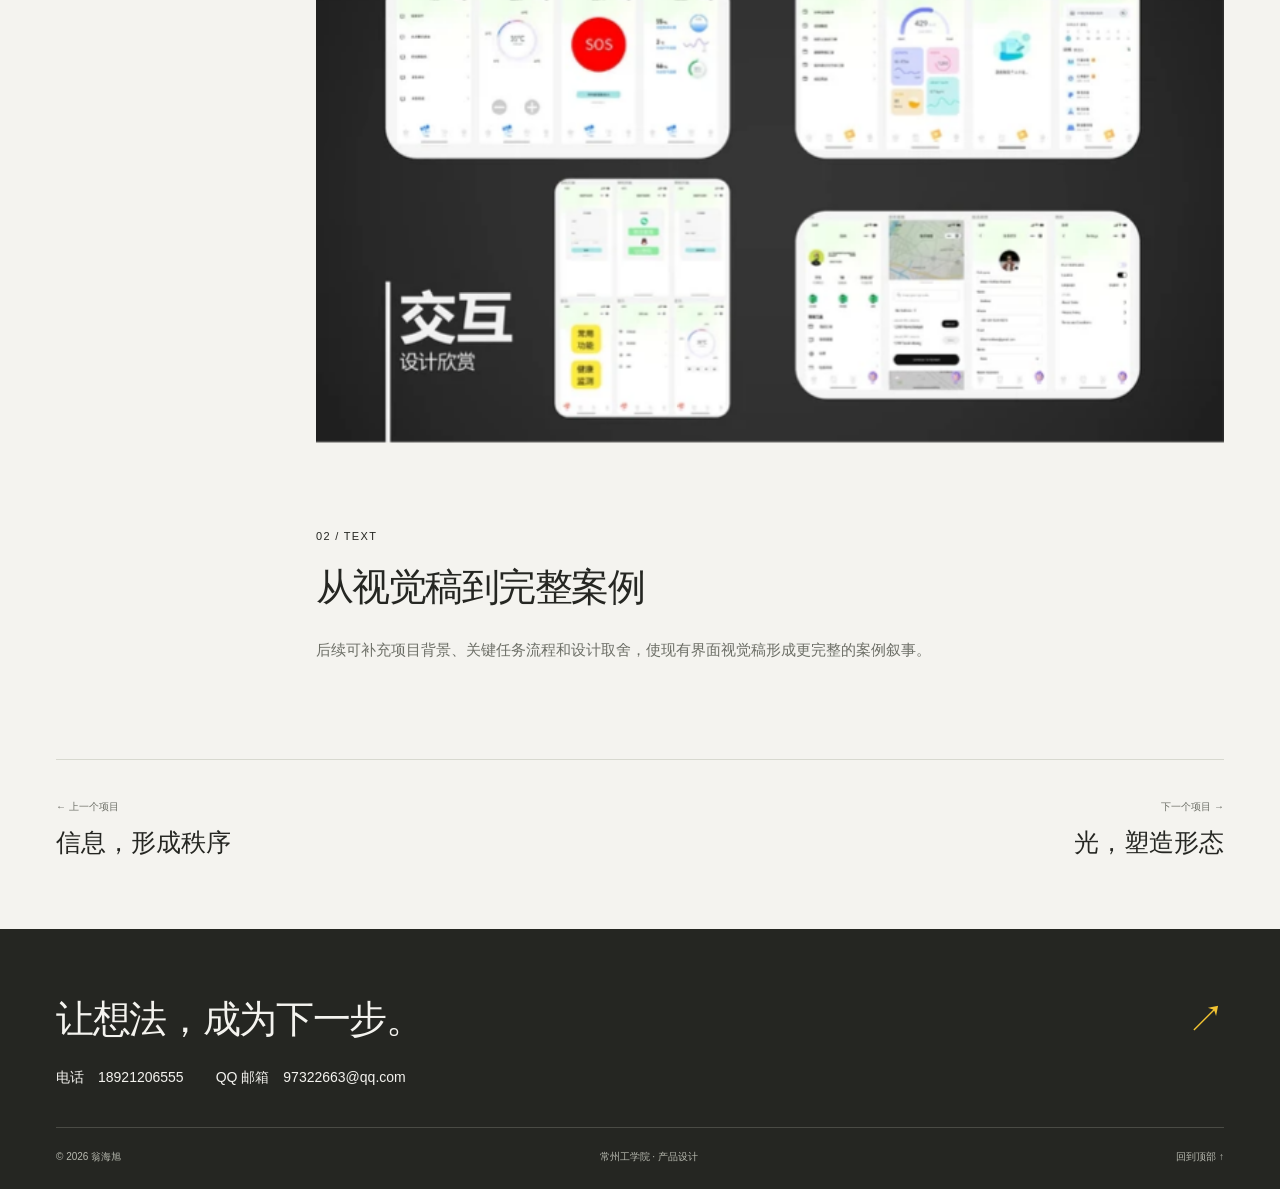
<file: projects/interface-study/index.html>
<!DOCTYPE html><html lang="zh-CN"><head><meta charset="UTF-8"><meta name="viewport" content="width=device-width, initial-scale=1"><meta name="description" content="以浅色界面与功能分组，探索屏幕中的信息组织。"><meta name="theme-color" content="#252622"><title>界面之间 · 交互界面视觉展示 — 翁海旭</title><link rel="icon" href="/favicon.svg" type="image/svg+xml"><link rel="canonical" href="https://whx97322663-glitch.github.io/projects/interface-study/"><meta property="og:title" content="界面之间 · 交互界面视觉展示 — 翁海旭"><meta property="og:description" content="以浅色界面与功能分组，探索屏幕中的信息组织。"><meta property="og:type" content="website"><meta property="og:url" content="https://whx97322663-glitch.github.io/projects/interface-study/"><link rel="stylesheet" href="/_astro/Base.BLZxcgM2.css"></head><body><a class="skip" href="#main">跳转到内容</a><header class="site-header"><a class="wordmark" href="/" aria-label="翁海旭，返回首页"><span class="mark" aria-hidden="true">w<span>.</span></span><span>翁海旭<small>WENG HAIXU</small></span></a><nav aria-label="主导航" class="desktop-nav"><a href="/">首页</a><a href="/projects/" aria-current="page">作品</a><a href="/about/">关于</a><a href="/contact/">简历与联系</a></nav><details class="mobile-nav"><summary>菜单 <span aria-hidden="true">＋</span></summary><nav aria-label="手机导航"><a href="/">首页</a><a href="/projects/">作品</a><a href="/about/">关于</a><a href="/contact/">简历与联系</a></nav></details><span class="header-note">DESIGN PORTFOLIO</span></header><main id="main"><article class="case case-visual"><header class="wrap case-header"><a href="/projects/" class="back-link" data-back-projects>← 返回作品索引</a><div class="case-title"><div><span class="eyebrow">VISUAL / 界面作品展示</span><h1>界面之间<span class="accent-dot">。</span></h1><p class="case-subtitle">交互界面视觉展示</p></div><p class="case-summary">以浅色界面与功能分组，探索屏幕中的信息组织。</p></div><dl class="project-facts"><div><dt>项目阶段</dt><dd>概念与图像展示</dd></div><div><dt>工具</dt><dd>Figma / Photoshop</dd></div><div><dt>时间</dt><dd>2023.10</dd></div><div><dt>个人贡献</dt><dd>独立完成全部设计工作。</dd></div></dl><ul class="project-tags" aria-label="项目标签"><li>界面视觉</li><li>信息组织</li></ul><figure class="media"><div class="media-frame"><button type="button" class="zoom-trigger" data-image="/media/page-19.webp" data-alt="浅色移动端界面合集" data-caption="浅色移动端界面合集" aria-label="放大：浅色移动端界面合集"><picture class="mobile-preview"><source media="(max-width: 700px)" srcset="/media/page-19-small.webp"><img src="/media/page-19.webp" srcset="/media/page-19-small.webp 640w, /media/page-19.webp 1600w" sizes="(max-width: 700px) 100vw, 1100px" alt="浅色移动端界面合集" width="1600" height="900" loading="eager" decoding="async"></picture><span class="zoom-label" aria-hidden="true">放大 ↗</span></button></div></figure></header><div class="wrap case-body"><aside class="case-toc"><details open><summary>项目章节 <span>＋</span></summary><nav aria-label="项目章节"><a href="#screens"><span>01</span>界面中的信息节奏</a><a href="#next"><span>02</span>从视觉稿到完整案例</a></nav></details></aside><div class="case-sections"><section id="screens" class="case-section"><span class="eyebrow">01 / IMAGE</span><h2>界面中的信息节奏</h2><p class="section-text">原作品集收录了这组移动端界面。当前仅展示已有视觉稿，不声称完成可用性测试、真实产品上线或业务效果。</p><div class="section-media"><figure class="media"><div class="media-frame"><button type="button" class="zoom-trigger" data-image="/media/page-19.webp" data-alt="移动端界面原始作品页" data-caption="移动端界面原始作品页" aria-label="放大：移动端界面原始作品页"><picture class="mobile-preview"><source media="(max-width: 700px)" srcset="/media/page-19-small.webp"><img src="/media/page-19.webp" srcset="/media/page-19-small.webp 640w, /media/page-19.webp 1600w" sizes="(max-width: 700px) 100vw, 1100px" alt="移动端界面原始作品页" width="1600" height="900" loading="lazy" decoding="async"></picture><span class="zoom-label" aria-hidden="true">放大 ↗</span></button></div></figure></div></section><section id="next" class="case-section"><span class="eyebrow">02 / TEXT</span><h2>从视觉稿到完整案例</h2><p class="section-text">后续可补充项目背景、关键任务流程和设计取舍，使现有界面视觉稿形成更完整的案例叙事。</p><div class="section-media"></div></section></div></div><nav class="wrap project-pagination" aria-label="相邻项目"><a href="/projects/visual-boards/"><small>← 上一个项目</small><span>信息，形成秩序</span></a><a href="/projects/dryer-study/"><small>下一个项目 →</small><span>光，塑造形态</span></a></nav></article></main><footer class="site-footer"><div><a href="/contact/" class="footer-title">让想法，成为下一步。<span aria-hidden="true">↗</span></a><address class="footer-contact"><a href="tel:+8618921206555">电话　18921206555</a><a href="mailto:97322663@qq.com">QQ 邮箱　97322663@qq.com</a></address></div><div class="footer-bottom"><span>© 2026 翁海旭</span><span>常州工学院 · 产品设计</span><a href="#main">回到顶部 ↑</a></div></footer><dialog id="image-dialog" aria-label="作品图片大图"><button type="button" class="dialog-close" autofocus aria-label="关闭大图">关闭 ×</button><img alt=""><p></p></dialog><script type="module">function e(e,t=`all`,n=`recommended`,r=e.flatMap(e=>e.categories)){let i=new Set(r);return e.filter(e=>!e.draft&&(t===`all`||!i.has(t)||e.categories.includes(t))).sort((e,t)=>(n===`year`?(t.year??0)-(e.year??0):0)||e.order-t.order||e.slug.localeCompare(t.slug))}var t=document.querySelector(`.mobile-nav`);document.addEventListener(`keydown`,e=>{e.key===`Escape`&&t?.open&&(t.open=!1,t.querySelector(`summary`)?.focus())}),document.addEventListener(`click`,e=>{t?.open&&!t.contains(e.target)&&(t.open=!1)});var n=document.querySelector(`#image-dialog`),r=null;document.querySelectorAll(`[data-image]`).forEach(e=>e.addEventListener(`click`,()=>{if(!n)return;r=e;let t=n.querySelector(`img`);t.src=e.dataset.image,t.alt=e.dataset.alt||``,n.querySelector(`p`).textContent=e.dataset.caption||``,n.showModal(),document.body.style.overflow=`hidden`})),n?.querySelector(`button`)?.addEventListener(`click`,()=>n.close()),n?.addEventListener(`click`,e=>{if(e.target===n){let t=n.getBoundingClientRect();(e.clientX<t.left||e.clientX>t.right||e.clientY<t.top||e.clientY>t.bottom)&&n.close()}}),n?.addEventListener(`close`,()=>{document.body.style.overflow=``,r?.focus()}),document.querySelector(`[data-copy]`)?.addEventListener(`click`,async e=>{let t=e.currentTarget,n=document.querySelector(`#copy-status`);try{await navigator.clipboard.writeText(t.dataset.copy),n&&(n.textContent=`邮箱已复制。`)}catch{n&&(n.textContent=`无法自动复制，请选中邮箱文字手动复制。`)}});var i=document.querySelector(`#project-grid`);if(i){let t=Array.from(i.querySelectorAll(`[data-project]`)),n=Array.from(document.querySelectorAll(`[data-filter]`)),r=document.querySelector(`#project-sort`);function a(){let a=new URL(location.href),o=a.searchParams.get(`category`)||`all`;n.some(e=>e.dataset.filter===o)||(o=`all`);let s=a.searchParams.get(`sort`)===`year`?`year`:`recommended`;r.value=s,n.forEach(e=>{e.dataset.filter===o?e.setAttribute(`aria-current`,`true`):e.removeAttribute(`aria-current`)}),t.forEach(e=>e.hidden=!0);let c=e(t.map(e=>({slug:e.dataset.slug||``,categories:e.dataset.categories?.split(`,`)||[],year:Number(e.dataset.year),order:Number(e.dataset.order),draft:!1,card:e})),o,s,n.map(e=>e.dataset.filter));c.forEach(e=>{e.card.hidden=!1,i.append(e.card)});let l=c.length;document.querySelector(`#results-count`).textContent=`共 ${l} 个项目`,document.querySelector(`#empty-results`).hidden=l!==0;try{sessionStorage.setItem(`portfolio-list`,location.pathname+location.search)}catch{}}function o(e,t){let n=new URL(location.href);e===`all`?n.searchParams.delete(`category`):n.searchParams.set(`category`,e),t===`recommended`?n.searchParams.delete(`sort`):n.searchParams.set(`sort`,t),history.pushState(null,``,n),a()}n.forEach(e=>e.addEventListener(`click`,t=>{t.ctrlKey||t.metaKey||t.shiftKey||t.altKey||(t.preventDefault(),o(e.dataset.filter,r.value))})),r.addEventListener(`change`,()=>o(document.querySelector(`[data-filter][aria-current=true]`)?.dataset.filter||`all`,r.value)),document.querySelector(`[data-reset]`)?.addEventListener(`click`,e=>{e.preventDefault(),o(`all`,`recommended`)}),addEventListener(`popstate`,a),a()}try{let e=sessionStorage.getItem(`portfolio-list`);e&&/^\/projects\/(?:\?[^#]*)?$/.test(e)&&document.querySelector(`[data-back-projects]`)?.setAttribute(`href`,e)}catch{}if(matchMedia(`(max-width:700px)`).matches){let e=document.querySelector(`.case-toc details`);e&&(e.open=!1)}</script></body></html>
</file>
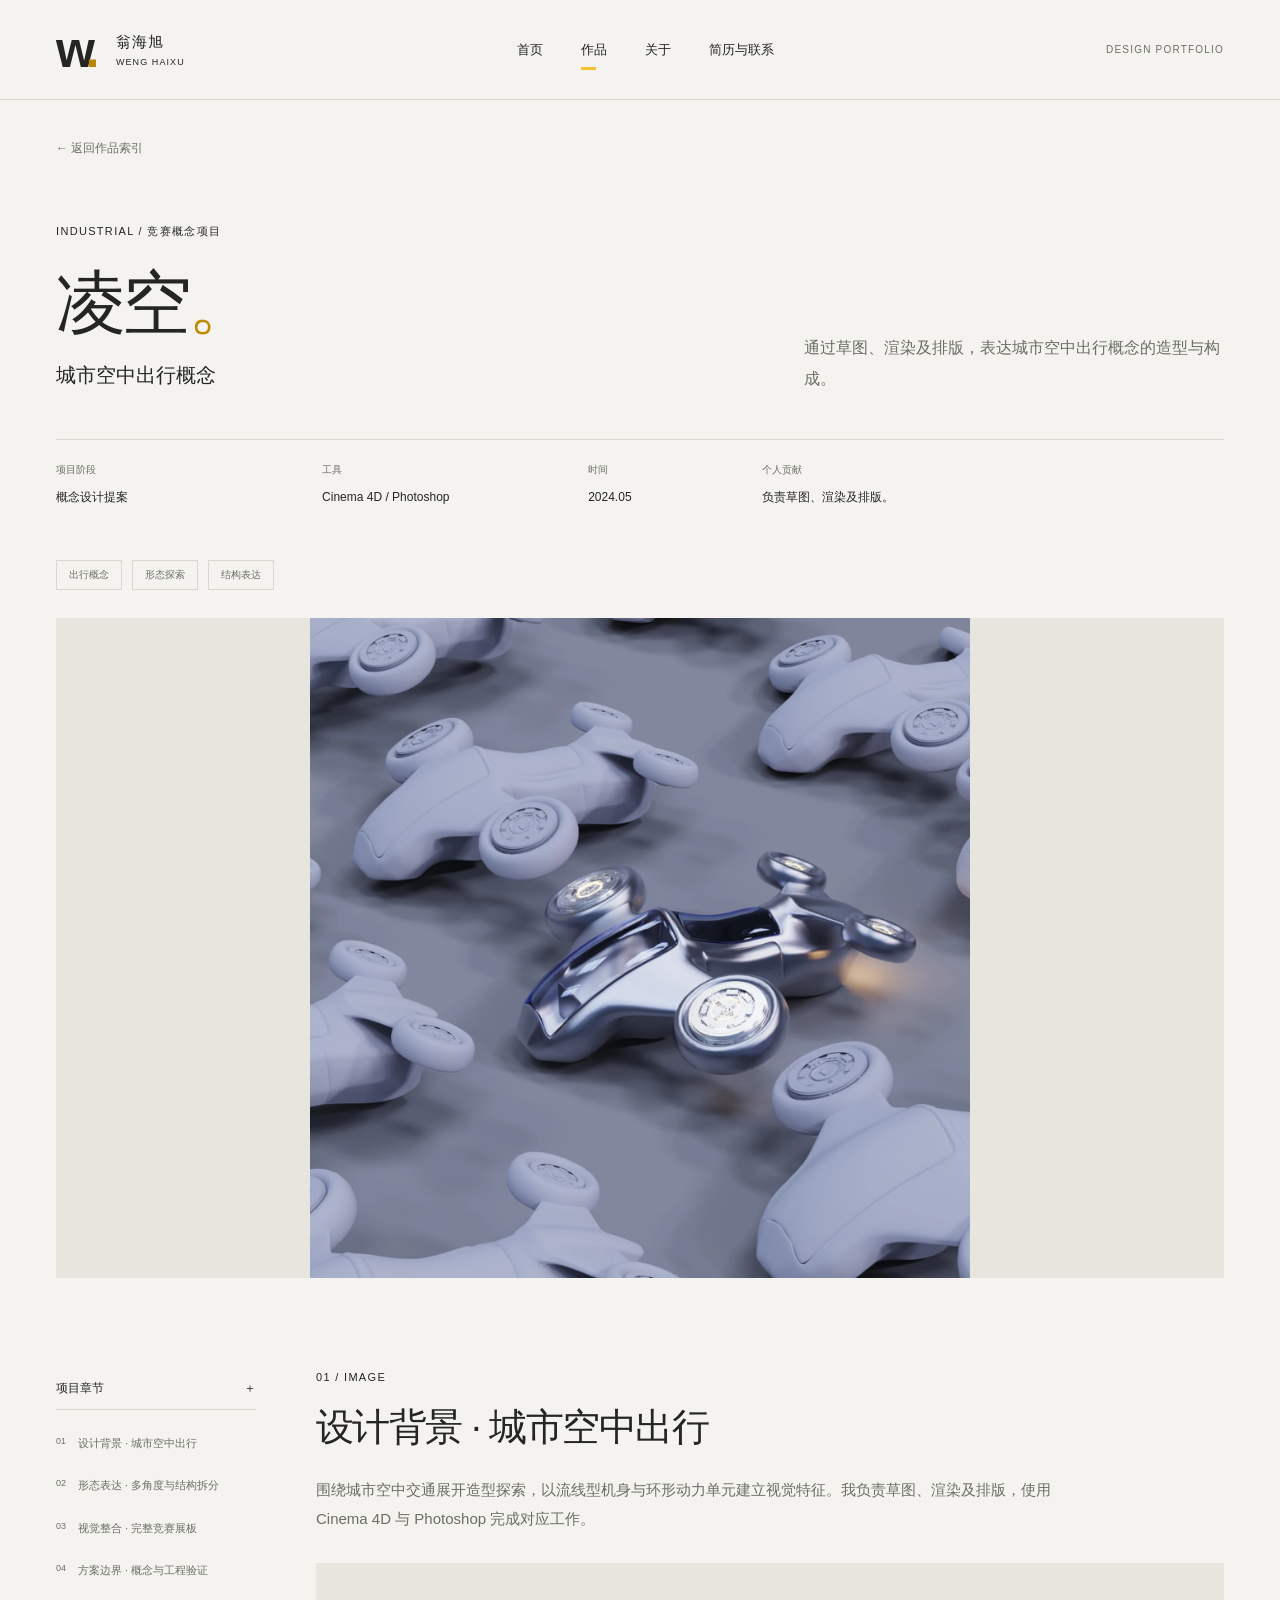
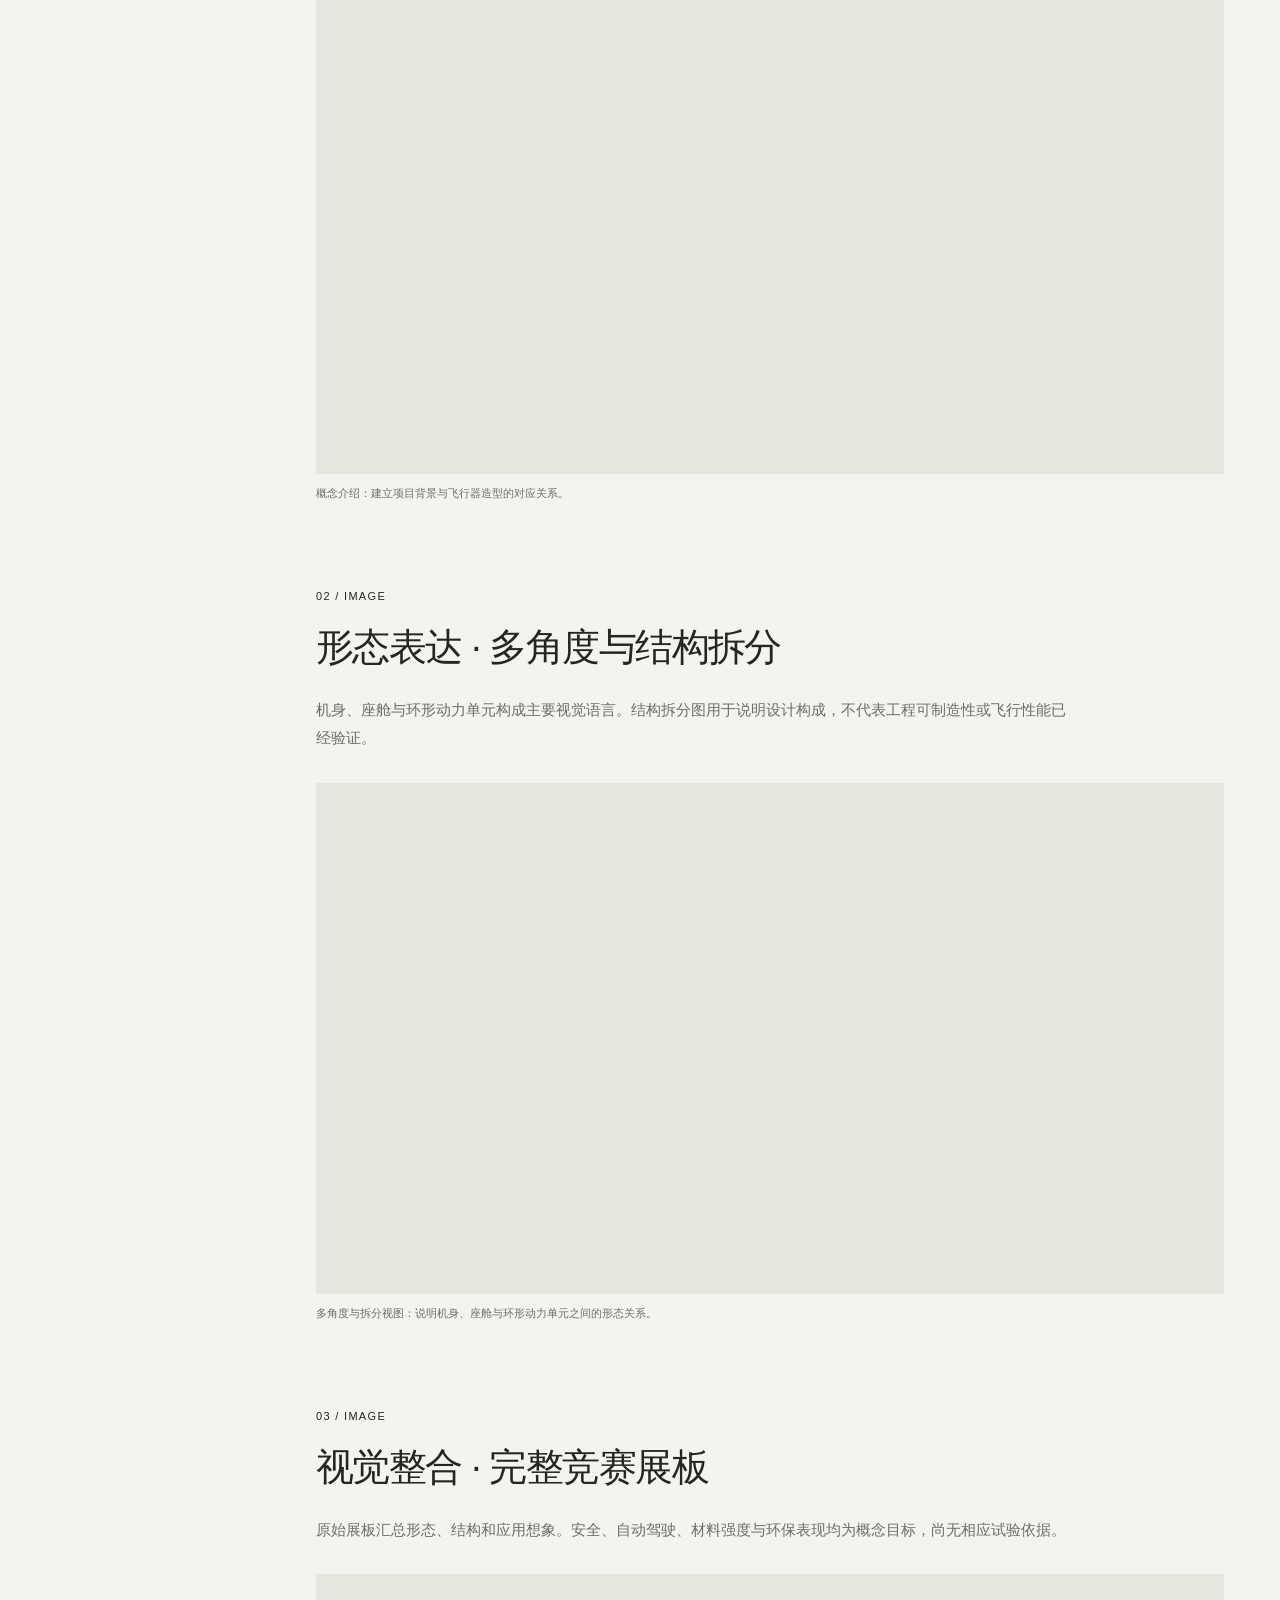
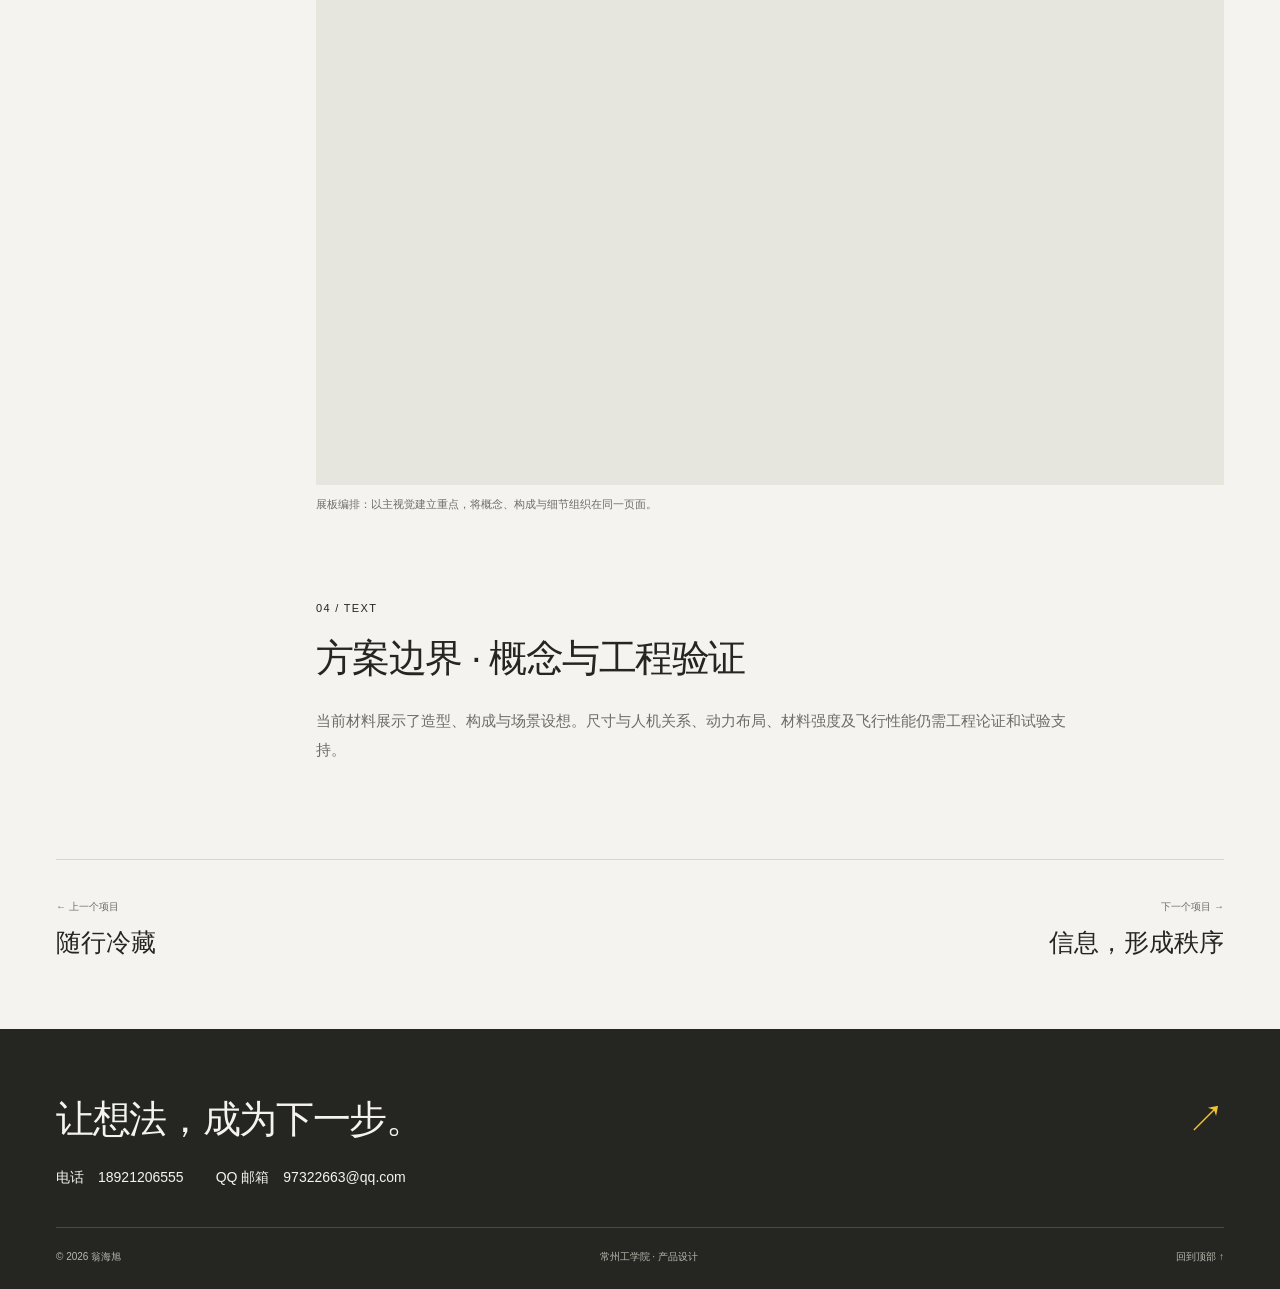
<file: projects/lingkong/index.html>
<!DOCTYPE html><html lang="zh-CN"><head><meta charset="UTF-8"><meta name="viewport" content="width=device-width, initial-scale=1"><meta name="description" content="通过草图、渲染及排版，表达城市空中出行概念的造型与构成。"><meta name="theme-color" content="#252622"><title>凌空 · 城市空中出行概念 — 翁海旭</title><link rel="icon" href="/favicon.svg" type="image/svg+xml"><link rel="canonical" href="https://whx97322663-glitch.github.io/projects/lingkong/"><meta property="og:title" content="凌空 · 城市空中出行概念 — 翁海旭"><meta property="og:description" content="通过草图、渲染及排版，表达城市空中出行概念的造型与构成。"><meta property="og:type" content="website"><meta property="og:url" content="https://whx97322663-glitch.github.io/projects/lingkong/"><link rel="stylesheet" href="/_astro/Base.BLZxcgM2.css"></head><body><a class="skip" href="#main">跳转到内容</a><header class="site-header"><a class="wordmark" href="/" aria-label="翁海旭，返回首页"><span class="mark" aria-hidden="true">w<span>.</span></span><span>翁海旭<small>WENG HAIXU</small></span></a><nav aria-label="主导航" class="desktop-nav"><a href="/">首页</a><a href="/projects/" aria-current="page">作品</a><a href="/about/">关于</a><a href="/contact/">简历与联系</a></nav><details class="mobile-nav"><summary>菜单 <span aria-hidden="true">＋</span></summary><nav aria-label="手机导航"><a href="/">首页</a><a href="/projects/">作品</a><a href="/about/">关于</a><a href="/contact/">简历与联系</a></nav></details><span class="header-note">DESIGN PORTFOLIO</span></header><main id="main"><article class="case case-industrial"><header class="wrap case-header"><a href="/projects/" class="back-link" data-back-projects>← 返回作品索引</a><div class="case-title"><div><span class="eyebrow">INDUSTRIAL / 竞赛概念项目</span><h1>凌空<span class="accent-dot">。</span></h1><p class="case-subtitle">城市空中出行概念</p></div><p class="case-summary">通过草图、渲染及排版，表达城市空中出行概念的造型与构成。</p></div><dl class="project-facts"><div><dt>项目阶段</dt><dd>概念设计提案</dd></div><div><dt>工具</dt><dd>Cinema 4D / Photoshop</dd></div><div><dt>时间</dt><dd>2024.05</dd></div><div><dt>个人贡献</dt><dd>负责草图、渲染及排版。</dd></div></dl><ul class="project-tags" aria-label="项目标签"><li>出行概念</li><li>形态探索</li><li>结构表达</li></ul><figure class="media"><div class="media-frame"><button type="button" class="zoom-trigger" data-image="/media/evtol.webp" data-alt="凌空飞行器金属质感概念渲染" data-caption="凌空飞行器金属质感概念渲染" aria-label="放大：凌空飞行器金属质感概念渲染"><picture class="mobile-preview"><source media="(max-width: 700px)" srcset="/media/evtol-small.webp"><img src="/media/evtol.webp" srcset="/media/evtol-small.webp 640w, /media/evtol.webp 1600w" sizes="(max-width: 700px) 100vw, 1100px" alt="凌空飞行器金属质感概念渲染" width="1600" height="1600" loading="eager" decoding="async"></picture><span class="zoom-label" aria-hidden="true">放大 ↗</span></button></div></figure></header><div class="wrap case-body"><aside class="case-toc"><details open><summary>项目章节 <span>＋</span></summary><nav aria-label="项目章节"><a href="#overview"><span>01</span>设计背景 · 城市空中出行</a><a href="#form"><span>02</span>形态表达 · 多角度与结构拆分</a><a href="#presentation"><span>03</span>视觉整合 · 完整竞赛展板</a><a href="#reflection"><span>04</span>方案边界 · 概念与工程验证</a></nav></details></aside><div class="case-sections"><section id="overview" class="case-section"><span class="eyebrow">01 / IMAGE</span><h2>设计背景 · 城市空中出行</h2><p class="section-text">围绕城市空中交通展开造型探索，以流线型机身与环形动力单元建立视觉特征。我负责草图、渲染及排版，使用 Cinema 4D 与 Photoshop 完成对应工作。</p><div class="section-media"><figure class="media"><div class="media-frame"><button type="button" class="zoom-trigger" data-image="/media/page-6.webp" data-alt="飞行器概念介绍原始作品页" data-caption="概念介绍：建立项目背景与飞行器造型的对应关系。" aria-label="放大：飞行器概念介绍原始作品页"><picture class="mobile-preview"><source media="(max-width: 700px)" srcset="/media/page-6-small.webp"><img src="/media/page-6.webp" srcset="/media/page-6-small.webp 640w, /media/page-6.webp 1600w" sizes="(max-width: 700px) 100vw, 1100px" alt="飞行器概念介绍原始作品页" width="1600" height="900" loading="lazy" decoding="async"></picture><span class="zoom-label" aria-hidden="true">放大 ↗</span></button></div><figcaption>概念介绍：建立项目背景与飞行器造型的对应关系。</figcaption></figure></div></section><section id="form" class="case-section"><span class="eyebrow">02 / IMAGE</span><h2>形态表达 · 多角度与结构拆分</h2><p class="section-text">机身、座舱与环形动力单元构成主要视觉语言。结构拆分图用于说明设计构成，不代表工程可制造性或飞行性能已经验证。</p><div class="section-media"><figure class="media"><div class="media-frame"><button type="button" class="zoom-trigger" data-image="/media/page-7.webp" data-alt="飞行器多角度与结构拆分展示" data-caption="多角度与拆分视图：说明机身、座舱与环形动力单元之间的形态关系。" aria-label="放大：飞行器多角度与结构拆分展示"><picture class="mobile-preview"><source media="(max-width: 700px)" srcset="/media/page-7-small.webp"><img src="/media/page-7.webp" srcset="/media/page-7-small.webp 640w, /media/page-7.webp 1600w" sizes="(max-width: 700px) 100vw, 1100px" alt="飞行器多角度与结构拆分展示" width="1600" height="900" loading="lazy" decoding="async"></picture><span class="zoom-label" aria-hidden="true">放大 ↗</span></button></div><figcaption>多角度与拆分视图：说明机身、座舱与环形动力单元之间的形态关系。</figcaption></figure></div></section><section id="presentation" class="case-section"><span class="eyebrow">03 / IMAGE</span><h2>视觉整合 · 完整竞赛展板</h2><p class="section-text">原始展板汇总形态、结构和应用想象。安全、自动驾驶、材料强度与环保表现均为概念目标，尚无相应试验依据。</p><div class="section-media"><figure class="media"><div class="media-frame"><button type="button" class="zoom-trigger" data-image="/media/page-8.webp" data-alt="凌空概念展板" data-caption="展板编排：以主视觉建立重点，将概念、构成与细节组织在同一页面。" aria-label="放大：凌空概念展板"><picture class="mobile-preview"><source media="(max-width: 700px)" srcset="/media/page-8-small.webp"><img src="/media/page-8.webp" srcset="/media/page-8-small.webp 640w, /media/page-8.webp 1600w" sizes="(max-width: 700px) 100vw, 1100px" alt="凌空概念展板" width="1600" height="900" loading="lazy" decoding="async"></picture><span class="zoom-label" aria-hidden="true">放大 ↗</span></button></div><figcaption>展板编排：以主视觉建立重点，将概念、构成与细节组织在同一页面。</figcaption></figure></div></section><section id="reflection" class="case-section"><span class="eyebrow">04 / TEXT</span><h2>方案边界 · 概念与工程验证</h2><p class="section-text">当前材料展示了造型、构成与场景设想。尺寸与人机关系、动力布局、材料强度及飞行性能仍需工程论证和试验支持。</p><div class="section-media"></div></section></div></div><nav class="wrap project-pagination" aria-label="相邻项目"><a href="/projects/portable-cooler/"><small>← 上一个项目</small><span>随行冷藏</span></a><a href="/projects/visual-boards/"><small>下一个项目 →</small><span>信息，形成秩序</span></a></nav></article></main><footer class="site-footer"><div><a href="/contact/" class="footer-title">让想法，成为下一步。<span aria-hidden="true">↗</span></a><address class="footer-contact"><a href="tel:+8618921206555">电话　18921206555</a><a href="mailto:97322663@qq.com">QQ 邮箱　97322663@qq.com</a></address></div><div class="footer-bottom"><span>© 2026 翁海旭</span><span>常州工学院 · 产品设计</span><a href="#main">回到顶部 ↑</a></div></footer><dialog id="image-dialog" aria-label="作品图片大图"><button type="button" class="dialog-close" autofocus aria-label="关闭大图">关闭 ×</button><img alt=""><p></p></dialog><script type="module">function e(e,t=`all`,n=`recommended`,r=e.flatMap(e=>e.categories)){let i=new Set(r);return e.filter(e=>!e.draft&&(t===`all`||!i.has(t)||e.categories.includes(t))).sort((e,t)=>(n===`year`?(t.year??0)-(e.year??0):0)||e.order-t.order||e.slug.localeCompare(t.slug))}var t=document.querySelector(`.mobile-nav`);document.addEventListener(`keydown`,e=>{e.key===`Escape`&&t?.open&&(t.open=!1,t.querySelector(`summary`)?.focus())}),document.addEventListener(`click`,e=>{t?.open&&!t.contains(e.target)&&(t.open=!1)});var n=document.querySelector(`#image-dialog`),r=null;document.querySelectorAll(`[data-image]`).forEach(e=>e.addEventListener(`click`,()=>{if(!n)return;r=e;let t=n.querySelector(`img`);t.src=e.dataset.image,t.alt=e.dataset.alt||``,n.querySelector(`p`).textContent=e.dataset.caption||``,n.showModal(),document.body.style.overflow=`hidden`})),n?.querySelector(`button`)?.addEventListener(`click`,()=>n.close()),n?.addEventListener(`click`,e=>{if(e.target===n){let t=n.getBoundingClientRect();(e.clientX<t.left||e.clientX>t.right||e.clientY<t.top||e.clientY>t.bottom)&&n.close()}}),n?.addEventListener(`close`,()=>{document.body.style.overflow=``,r?.focus()}),document.querySelector(`[data-copy]`)?.addEventListener(`click`,async e=>{let t=e.currentTarget,n=document.querySelector(`#copy-status`);try{await navigator.clipboard.writeText(t.dataset.copy),n&&(n.textContent=`邮箱已复制。`)}catch{n&&(n.textContent=`无法自动复制，请选中邮箱文字手动复制。`)}});var i=document.querySelector(`#project-grid`);if(i){let t=Array.from(i.querySelectorAll(`[data-project]`)),n=Array.from(document.querySelectorAll(`[data-filter]`)),r=document.querySelector(`#project-sort`);function a(){let a=new URL(location.href),o=a.searchParams.get(`category`)||`all`;n.some(e=>e.dataset.filter===o)||(o=`all`);let s=a.searchParams.get(`sort`)===`year`?`year`:`recommended`;r.value=s,n.forEach(e=>{e.dataset.filter===o?e.setAttribute(`aria-current`,`true`):e.removeAttribute(`aria-current`)}),t.forEach(e=>e.hidden=!0);let c=e(t.map(e=>({slug:e.dataset.slug||``,categories:e.dataset.categories?.split(`,`)||[],year:Number(e.dataset.year),order:Number(e.dataset.order),draft:!1,card:e})),o,s,n.map(e=>e.dataset.filter));c.forEach(e=>{e.card.hidden=!1,i.append(e.card)});let l=c.length;document.querySelector(`#results-count`).textContent=`共 ${l} 个项目`,document.querySelector(`#empty-results`).hidden=l!==0;try{sessionStorage.setItem(`portfolio-list`,location.pathname+location.search)}catch{}}function o(e,t){let n=new URL(location.href);e===`all`?n.searchParams.delete(`category`):n.searchParams.set(`category`,e),t===`recommended`?n.searchParams.delete(`sort`):n.searchParams.set(`sort`,t),history.pushState(null,``,n),a()}n.forEach(e=>e.addEventListener(`click`,t=>{t.ctrlKey||t.metaKey||t.shiftKey||t.altKey||(t.preventDefault(),o(e.dataset.filter,r.value))})),r.addEventListener(`change`,()=>o(document.querySelector(`[data-filter][aria-current=true]`)?.dataset.filter||`all`,r.value)),document.querySelector(`[data-reset]`)?.addEventListener(`click`,e=>{e.preventDefault(),o(`all`,`recommended`)}),addEventListener(`popstate`,a),a()}try{let e=sessionStorage.getItem(`portfolio-list`);e&&/^\/projects\/(?:\?[^#]*)?$/.test(e)&&document.querySelector(`[data-back-projects]`)?.setAttribute(`href`,e)}catch{}if(matchMedia(`(max-width:700px)`).matches){let e=document.querySelector(`.case-toc details`);e&&(e.open=!1)}</script></body></html>
</file>
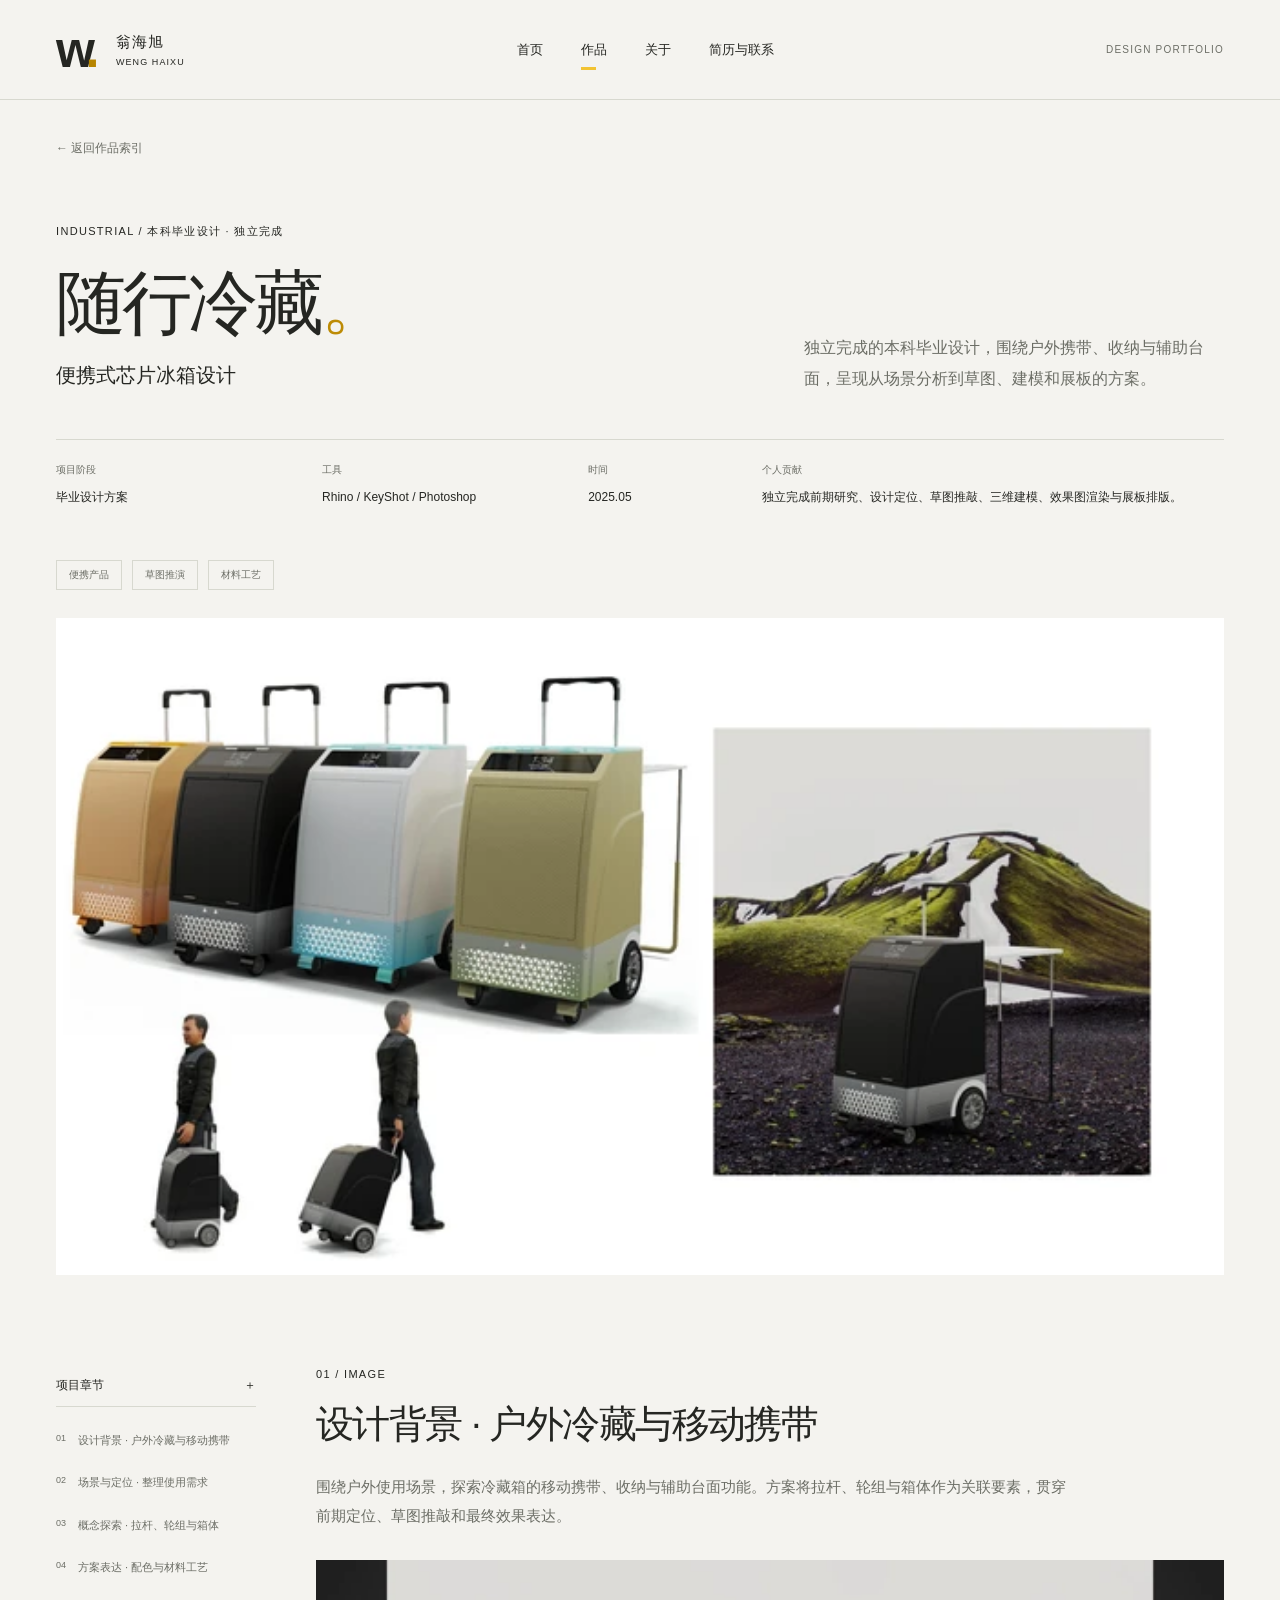
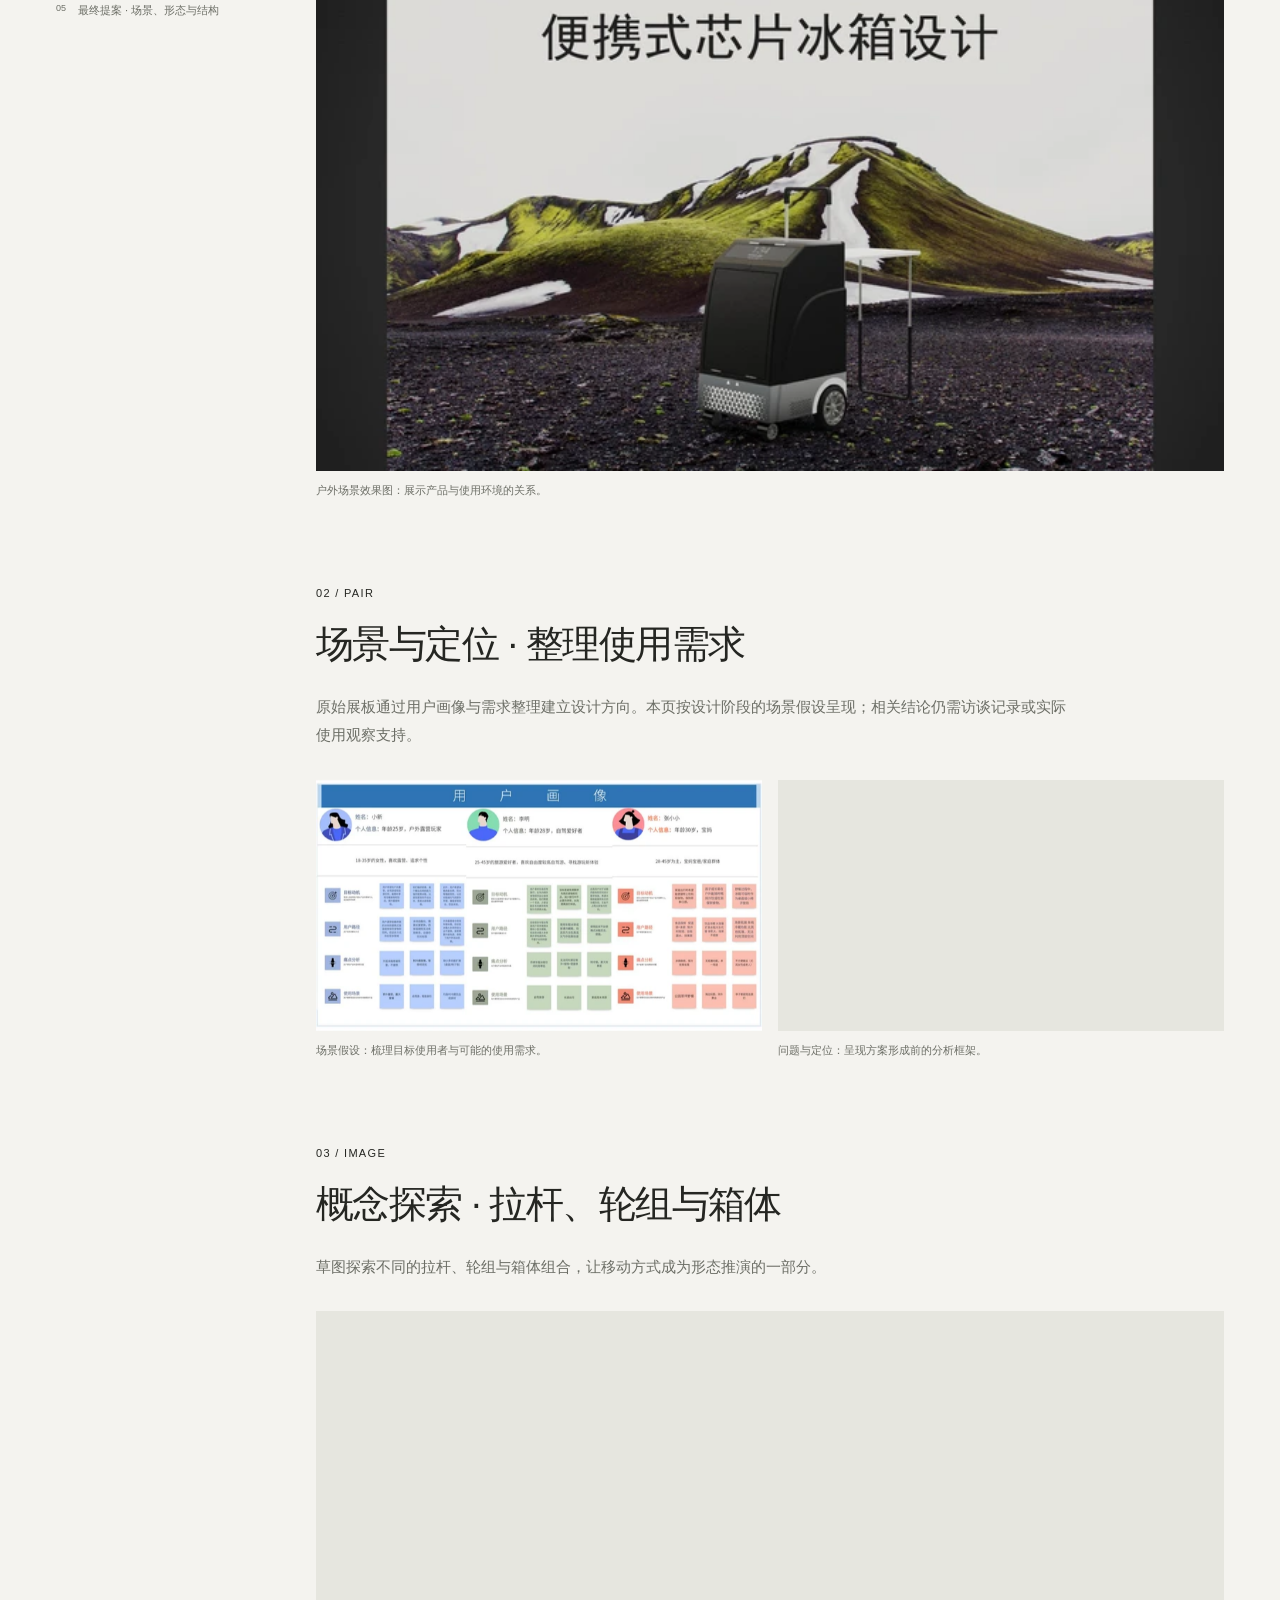
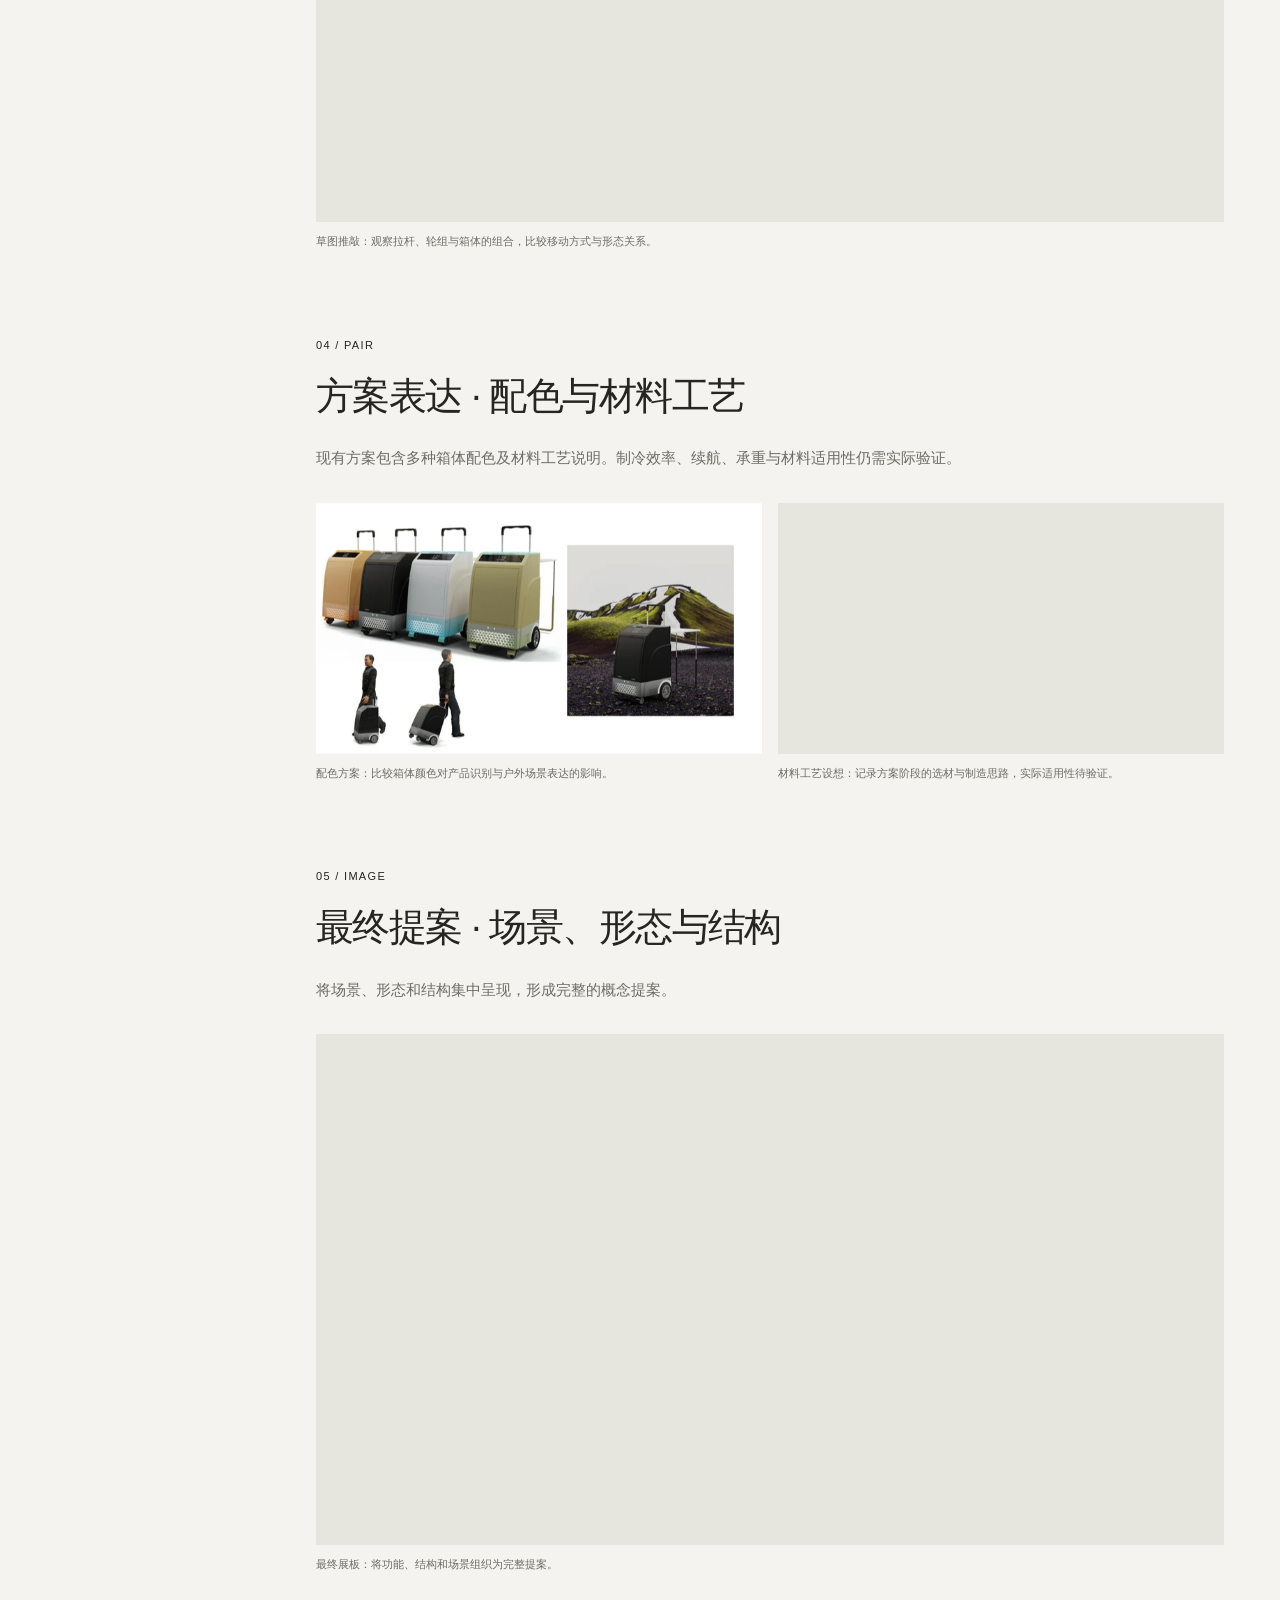
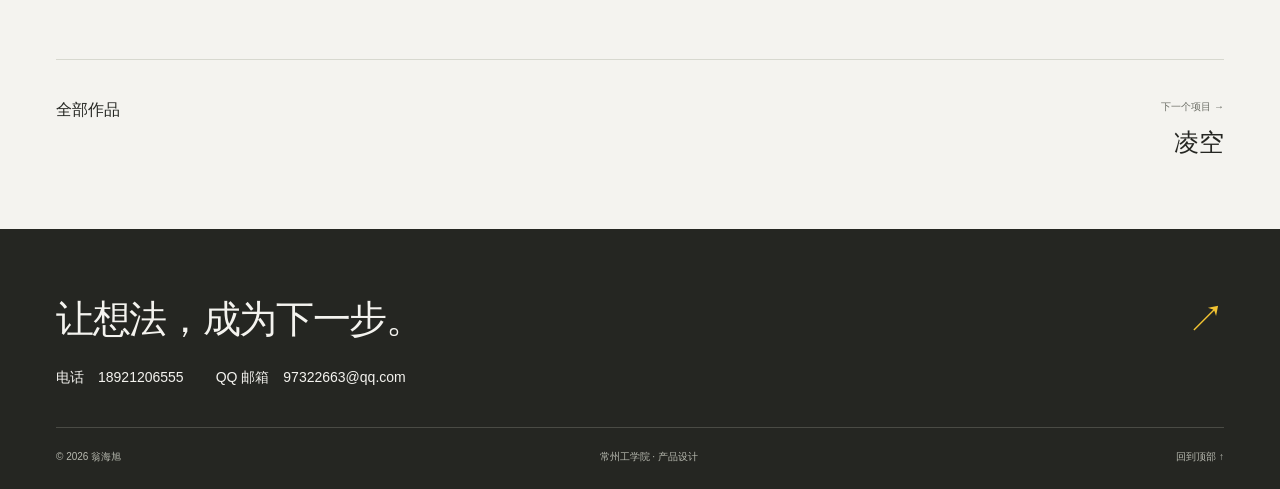
<file: projects/portable-cooler/index.html>
<!DOCTYPE html><html lang="zh-CN"><head><meta charset="UTF-8"><meta name="viewport" content="width=device-width, initial-scale=1"><meta name="description" content="独立完成的本科毕业设计，围绕户外携带、收纳与辅助台面，呈现从场景分析到草图、建模和展板的方案。"><meta name="theme-color" content="#252622"><title>随行冷藏 · 便携式芯片冰箱设计 — 翁海旭</title><link rel="icon" href="/favicon.svg" type="image/svg+xml"><link rel="canonical" href="https://whx97322663-glitch.github.io/projects/portable-cooler/"><meta property="og:title" content="随行冷藏 · 便携式芯片冰箱设计 — 翁海旭"><meta property="og:description" content="独立完成的本科毕业设计，围绕户外携带、收纳与辅助台面，呈现从场景分析到草图、建模和展板的方案。"><meta property="og:type" content="website"><meta property="og:url" content="https://whx97322663-glitch.github.io/projects/portable-cooler/"><link rel="stylesheet" href="/_astro/Base.BLZxcgM2.css"></head><body><a class="skip" href="#main">跳转到内容</a><header class="site-header"><a class="wordmark" href="/" aria-label="翁海旭，返回首页"><span class="mark" aria-hidden="true">w<span>.</span></span><span>翁海旭<small>WENG HAIXU</small></span></a><nav aria-label="主导航" class="desktop-nav"><a href="/">首页</a><a href="/projects/" aria-current="page">作品</a><a href="/about/">关于</a><a href="/contact/">简历与联系</a></nav><details class="mobile-nav"><summary>菜单 <span aria-hidden="true">＋</span></summary><nav aria-label="手机导航"><a href="/">首页</a><a href="/projects/">作品</a><a href="/about/">关于</a><a href="/contact/">简历与联系</a></nav></details><span class="header-note">DESIGN PORTFOLIO</span></header><main id="main"><article class="case case-industrial"><header class="wrap case-header"><a href="/projects/" class="back-link" data-back-projects>← 返回作品索引</a><div class="case-title"><div><span class="eyebrow">INDUSTRIAL / 本科毕业设计 · 独立完成</span><h1>随行冷藏<span class="accent-dot">。</span></h1><p class="case-subtitle">便携式芯片冰箱设计</p></div><p class="case-summary">独立完成的本科毕业设计，围绕户外携带、收纳与辅助台面，呈现从场景分析到草图、建模和展板的方案。</p></div><dl class="project-facts"><div><dt>项目阶段</dt><dd>毕业设计方案</dd></div><div><dt>工具</dt><dd>Rhino / KeyShot / Photoshop</dd></div><div><dt>时间</dt><dd>2025.05</dd></div><div><dt>个人贡献</dt><dd>独立完成前期研究、设计定位、草图推敲、三维建模、效果图渲染与展板排版。</dd></div></dl><ul class="project-tags" aria-label="项目标签"><li>便携产品</li><li>草图推演</li><li>材料工艺</li></ul><figure class="media"><div class="media-frame"><button type="button" class="zoom-trigger" data-image="/media/page-15.webp" data-alt="便携冰箱配色与场景展示" data-caption="便携冰箱配色与场景展示" aria-label="放大：便携冰箱配色与场景展示"><picture class="mobile-preview"><source media="(max-width: 700px)" srcset="/media/page-15-small.webp"><img src="/media/page-15.webp" srcset="/media/page-15-small.webp 640w, /media/page-15.webp 1600w" sizes="(max-width: 700px) 100vw, 1100px" alt="便携冰箱配色与场景展示" width="1600" height="900" loading="eager" decoding="async"></picture><span class="zoom-label" aria-hidden="true">放大 ↗</span></button></div></figure></header><div class="wrap case-body"><aside class="case-toc"><details open><summary>项目章节 <span>＋</span></summary><nav aria-label="项目章节"><a href="#context"><span>01</span>设计背景 · 户外冷藏与移动携带</a><a href="#scenario"><span>02</span>场景与定位 · 整理使用需求</a><a href="#sketches"><span>03</span>概念探索 · 拉杆、轮组与箱体</a><a href="#cmf"><span>04</span>方案表达 · 配色与材料工艺</a><a href="#result"><span>05</span>最终提案 · 场景、形态与结构</a></nav></details></aside><div class="case-sections"><section id="context" class="case-section"><span class="eyebrow">01 / IMAGE</span><h2>设计背景 · 户外冷藏与移动携带</h2><p class="section-text">围绕户外使用场景，探索冷藏箱的移动携带、收纳与辅助台面功能。方案将拉杆、轮组与箱体作为关联要素，贯穿前期定位、草图推敲和最终效果表达。</p><div class="section-media"><figure class="media"><div class="media-frame"><button type="button" class="zoom-trigger" data-image="/media/page-9.webp" data-alt="便携冰箱户外场景" data-caption="户外场景效果图：展示产品与使用环境的关系。" aria-label="放大：便携冰箱户外场景"><picture class="mobile-preview"><source media="(max-width: 700px)" srcset="/media/page-9-small.webp"><img src="/media/page-9.webp" srcset="/media/page-9-small.webp 640w, /media/page-9.webp 1600w" sizes="(max-width: 700px) 100vw, 1100px" alt="便携冰箱户外场景" width="1600" height="900" loading="lazy" decoding="async"></picture><span class="zoom-label" aria-hidden="true">放大 ↗</span></button></div><figcaption>户外场景效果图：展示产品与使用环境的关系。</figcaption></figure></div></section><section id="scenario" class="case-section"><span class="eyebrow">02 / PAIR</span><h2>场景与定位 · 整理使用需求</h2><p class="section-text">原始展板通过用户画像与需求整理建立设计方向。本页按设计阶段的场景假设呈现；相关结论仍需访谈记录或实际使用观察支持。</p><div class="section-media paired"><figure class="media"><div class="media-frame"><button type="button" class="zoom-trigger" data-image="/media/page-11.webp" data-alt="设计假设：原始用户画像" data-caption="场景假设：梳理目标使用者与可能的使用需求。" aria-label="放大：设计假设：原始用户画像"><picture class="mobile-preview"><source media="(max-width: 700px)" srcset="/media/page-11-small.webp"><img src="/media/page-11.webp" srcset="/media/page-11-small.webp 640w, /media/page-11.webp 1600w" sizes="(max-width: 700px) 100vw, 1100px" alt="设计假设：原始用户画像" width="1600" height="900" loading="lazy" decoding="async"></picture><span class="zoom-label" aria-hidden="true">放大 ↗</span></button></div><figcaption>场景假设：梳理目标使用者与可能的使用需求。</figcaption></figure><figure class="media"><div class="media-frame"><button type="button" class="zoom-trigger" data-image="/media/page-12.webp" data-alt="问题分析与定位" data-caption="问题与定位：呈现方案形成前的分析框架。" aria-label="放大：问题分析与定位"><picture class="mobile-preview"><source media="(max-width: 700px)" srcset="/media/page-12-small.webp"><img src="/media/page-12.webp" srcset="/media/page-12-small.webp 640w, /media/page-12.webp 1600w" sizes="(max-width: 700px) 100vw, 1100px" alt="问题分析与定位" width="1600" height="900" loading="lazy" decoding="async"></picture><span class="zoom-label" aria-hidden="true">放大 ↗</span></button></div><figcaption>问题与定位：呈现方案形成前的分析框架。</figcaption></figure></div></section><section id="sketches" class="case-section"><span class="eyebrow">03 / IMAGE</span><h2>概念探索 · 拉杆、轮组与箱体</h2><p class="section-text">草图探索不同的拉杆、轮组与箱体组合，让移动方式成为形态推演的一部分。</p><div class="section-media"><figure class="media"><div class="media-frame"><button type="button" class="zoom-trigger" data-image="/media/page-14.webp" data-alt="便携冰箱产品功能推演草图" data-caption="草图推敲：观察拉杆、轮组与箱体的组合，比较移动方式与形态关系。" aria-label="放大：便携冰箱产品功能推演草图"><picture class="mobile-preview"><source media="(max-width: 700px)" srcset="/media/page-14-small.webp"><img src="/media/page-14.webp" srcset="/media/page-14-small.webp 640w, /media/page-14.webp 1600w" sizes="(max-width: 700px) 100vw, 1100px" alt="便携冰箱产品功能推演草图" width="1600" height="900" loading="lazy" decoding="async"></picture><span class="zoom-label" aria-hidden="true">放大 ↗</span></button></div><figcaption>草图推敲：观察拉杆、轮组与箱体的组合，比较移动方式与形态关系。</figcaption></figure></div></section><section id="cmf" class="case-section"><span class="eyebrow">04 / PAIR</span><h2>方案表达 · 配色与材料工艺</h2><p class="section-text">现有方案包含多种箱体配色及材料工艺说明。制冷效率、续航、承重与材料适用性仍需实际验证。</p><div class="section-media paired"><figure class="media"><div class="media-frame"><button type="button" class="zoom-trigger" data-image="/media/page-15.webp" data-alt="便携冰箱配色方案" data-caption="配色方案：比较箱体颜色对产品识别与户外场景表达的影响。" aria-label="放大：便携冰箱配色方案"><picture class="mobile-preview"><source media="(max-width: 700px)" srcset="/media/page-15-small.webp"><img src="/media/page-15.webp" srcset="/media/page-15-small.webp 640w, /media/page-15.webp 1600w" sizes="(max-width: 700px) 100vw, 1100px" alt="便携冰箱配色方案" width="1600" height="900" loading="lazy" decoding="async"></picture><span class="zoom-label" aria-hidden="true">放大 ↗</span></button></div><figcaption>配色方案：比较箱体颜色对产品识别与户外场景表达的影响。</figcaption></figure><figure class="media"><div class="media-frame"><button type="button" class="zoom-trigger" data-image="/media/page-16.webp" data-alt="材料与工艺说明原始页" data-caption="材料工艺设想：记录方案阶段的选材与制造思路，实际适用性待验证。" aria-label="放大：材料与工艺说明原始页"><picture class="mobile-preview"><source media="(max-width: 700px)" srcset="/media/page-16-small.webp"><img src="/media/page-16.webp" srcset="/media/page-16-small.webp 640w, /media/page-16.webp 1600w" sizes="(max-width: 700px) 100vw, 1100px" alt="材料与工艺说明原始页" width="1600" height="900" loading="lazy" decoding="async"></picture><span class="zoom-label" aria-hidden="true">放大 ↗</span></button></div><figcaption>材料工艺设想：记录方案阶段的选材与制造思路，实际适用性待验证。</figcaption></figure></div></section><section id="result" class="case-section"><span class="eyebrow">05 / IMAGE</span><h2>最终提案 · 场景、形态与结构</h2><p class="section-text">将场景、形态和结构集中呈现，形成完整的概念提案。</p><div class="section-media"><figure class="media"><div class="media-frame"><button type="button" class="zoom-trigger" data-image="/media/page-17.webp" data-alt="便携芯片冰箱设计展板" data-caption="最终展板：将功能、结构和场景组织为完整提案。" aria-label="放大：便携芯片冰箱设计展板"><picture class="mobile-preview"><source media="(max-width: 700px)" srcset="/media/page-17-small.webp"><img src="/media/page-17.webp" srcset="/media/page-17-small.webp 640w, /media/page-17.webp 1600w" sizes="(max-width: 700px) 100vw, 1100px" alt="便携芯片冰箱设计展板" width="1600" height="900" loading="lazy" decoding="async"></picture><span class="zoom-label" aria-hidden="true">放大 ↗</span></button></div><figcaption>最终展板：将功能、结构和场景组织为完整提案。</figcaption></figure></div></section></div></div><nav class="wrap project-pagination" aria-label="相邻项目"><a href="/projects/">全部作品</a><a href="/projects/lingkong/"><small>下一个项目 →</small><span>凌空</span></a></nav></article></main><footer class="site-footer"><div><a href="/contact/" class="footer-title">让想法，成为下一步。<span aria-hidden="true">↗</span></a><address class="footer-contact"><a href="tel:+8618921206555">电话　18921206555</a><a href="mailto:97322663@qq.com">QQ 邮箱　97322663@qq.com</a></address></div><div class="footer-bottom"><span>© 2026 翁海旭</span><span>常州工学院 · 产品设计</span><a href="#main">回到顶部 ↑</a></div></footer><dialog id="image-dialog" aria-label="作品图片大图"><button type="button" class="dialog-close" autofocus aria-label="关闭大图">关闭 ×</button><img alt=""><p></p></dialog><script type="module">function e(e,t=`all`,n=`recommended`,r=e.flatMap(e=>e.categories)){let i=new Set(r);return e.filter(e=>!e.draft&&(t===`all`||!i.has(t)||e.categories.includes(t))).sort((e,t)=>(n===`year`?(t.year??0)-(e.year??0):0)||e.order-t.order||e.slug.localeCompare(t.slug))}var t=document.querySelector(`.mobile-nav`);document.addEventListener(`keydown`,e=>{e.key===`Escape`&&t?.open&&(t.open=!1,t.querySelector(`summary`)?.focus())}),document.addEventListener(`click`,e=>{t?.open&&!t.contains(e.target)&&(t.open=!1)});var n=document.querySelector(`#image-dialog`),r=null;document.querySelectorAll(`[data-image]`).forEach(e=>e.addEventListener(`click`,()=>{if(!n)return;r=e;let t=n.querySelector(`img`);t.src=e.dataset.image,t.alt=e.dataset.alt||``,n.querySelector(`p`).textContent=e.dataset.caption||``,n.showModal(),document.body.style.overflow=`hidden`})),n?.querySelector(`button`)?.addEventListener(`click`,()=>n.close()),n?.addEventListener(`click`,e=>{if(e.target===n){let t=n.getBoundingClientRect();(e.clientX<t.left||e.clientX>t.right||e.clientY<t.top||e.clientY>t.bottom)&&n.close()}}),n?.addEventListener(`close`,()=>{document.body.style.overflow=``,r?.focus()}),document.querySelector(`[data-copy]`)?.addEventListener(`click`,async e=>{let t=e.currentTarget,n=document.querySelector(`#copy-status`);try{await navigator.clipboard.writeText(t.dataset.copy),n&&(n.textContent=`邮箱已复制。`)}catch{n&&(n.textContent=`无法自动复制，请选中邮箱文字手动复制。`)}});var i=document.querySelector(`#project-grid`);if(i){let t=Array.from(i.querySelectorAll(`[data-project]`)),n=Array.from(document.querySelectorAll(`[data-filter]`)),r=document.querySelector(`#project-sort`);function a(){let a=new URL(location.href),o=a.searchParams.get(`category`)||`all`;n.some(e=>e.dataset.filter===o)||(o=`all`);let s=a.searchParams.get(`sort`)===`year`?`year`:`recommended`;r.value=s,n.forEach(e=>{e.dataset.filter===o?e.setAttribute(`aria-current`,`true`):e.removeAttribute(`aria-current`)}),t.forEach(e=>e.hidden=!0);let c=e(t.map(e=>({slug:e.dataset.slug||``,categories:e.dataset.categories?.split(`,`)||[],year:Number(e.dataset.year),order:Number(e.dataset.order),draft:!1,card:e})),o,s,n.map(e=>e.dataset.filter));c.forEach(e=>{e.card.hidden=!1,i.append(e.card)});let l=c.length;document.querySelector(`#results-count`).textContent=`共 ${l} 个项目`,document.querySelector(`#empty-results`).hidden=l!==0;try{sessionStorage.setItem(`portfolio-list`,location.pathname+location.search)}catch{}}function o(e,t){let n=new URL(location.href);e===`all`?n.searchParams.delete(`category`):n.searchParams.set(`category`,e),t===`recommended`?n.searchParams.delete(`sort`):n.searchParams.set(`sort`,t),history.pushState(null,``,n),a()}n.forEach(e=>e.addEventListener(`click`,t=>{t.ctrlKey||t.metaKey||t.shiftKey||t.altKey||(t.preventDefault(),o(e.dataset.filter,r.value))})),r.addEventListener(`change`,()=>o(document.querySelector(`[data-filter][aria-current=true]`)?.dataset.filter||`all`,r.value)),document.querySelector(`[data-reset]`)?.addEventListener(`click`,e=>{e.preventDefault(),o(`all`,`recommended`)}),addEventListener(`popstate`,a),a()}try{let e=sessionStorage.getItem(`portfolio-list`);e&&/^\/projects\/(?:\?[^#]*)?$/.test(e)&&document.querySelector(`[data-back-projects]`)?.setAttribute(`href`,e)}catch{}if(matchMedia(`(max-width:700px)`).matches){let e=document.querySelector(`.case-toc details`);e&&(e.open=!1)}</script></body></html>
</file>
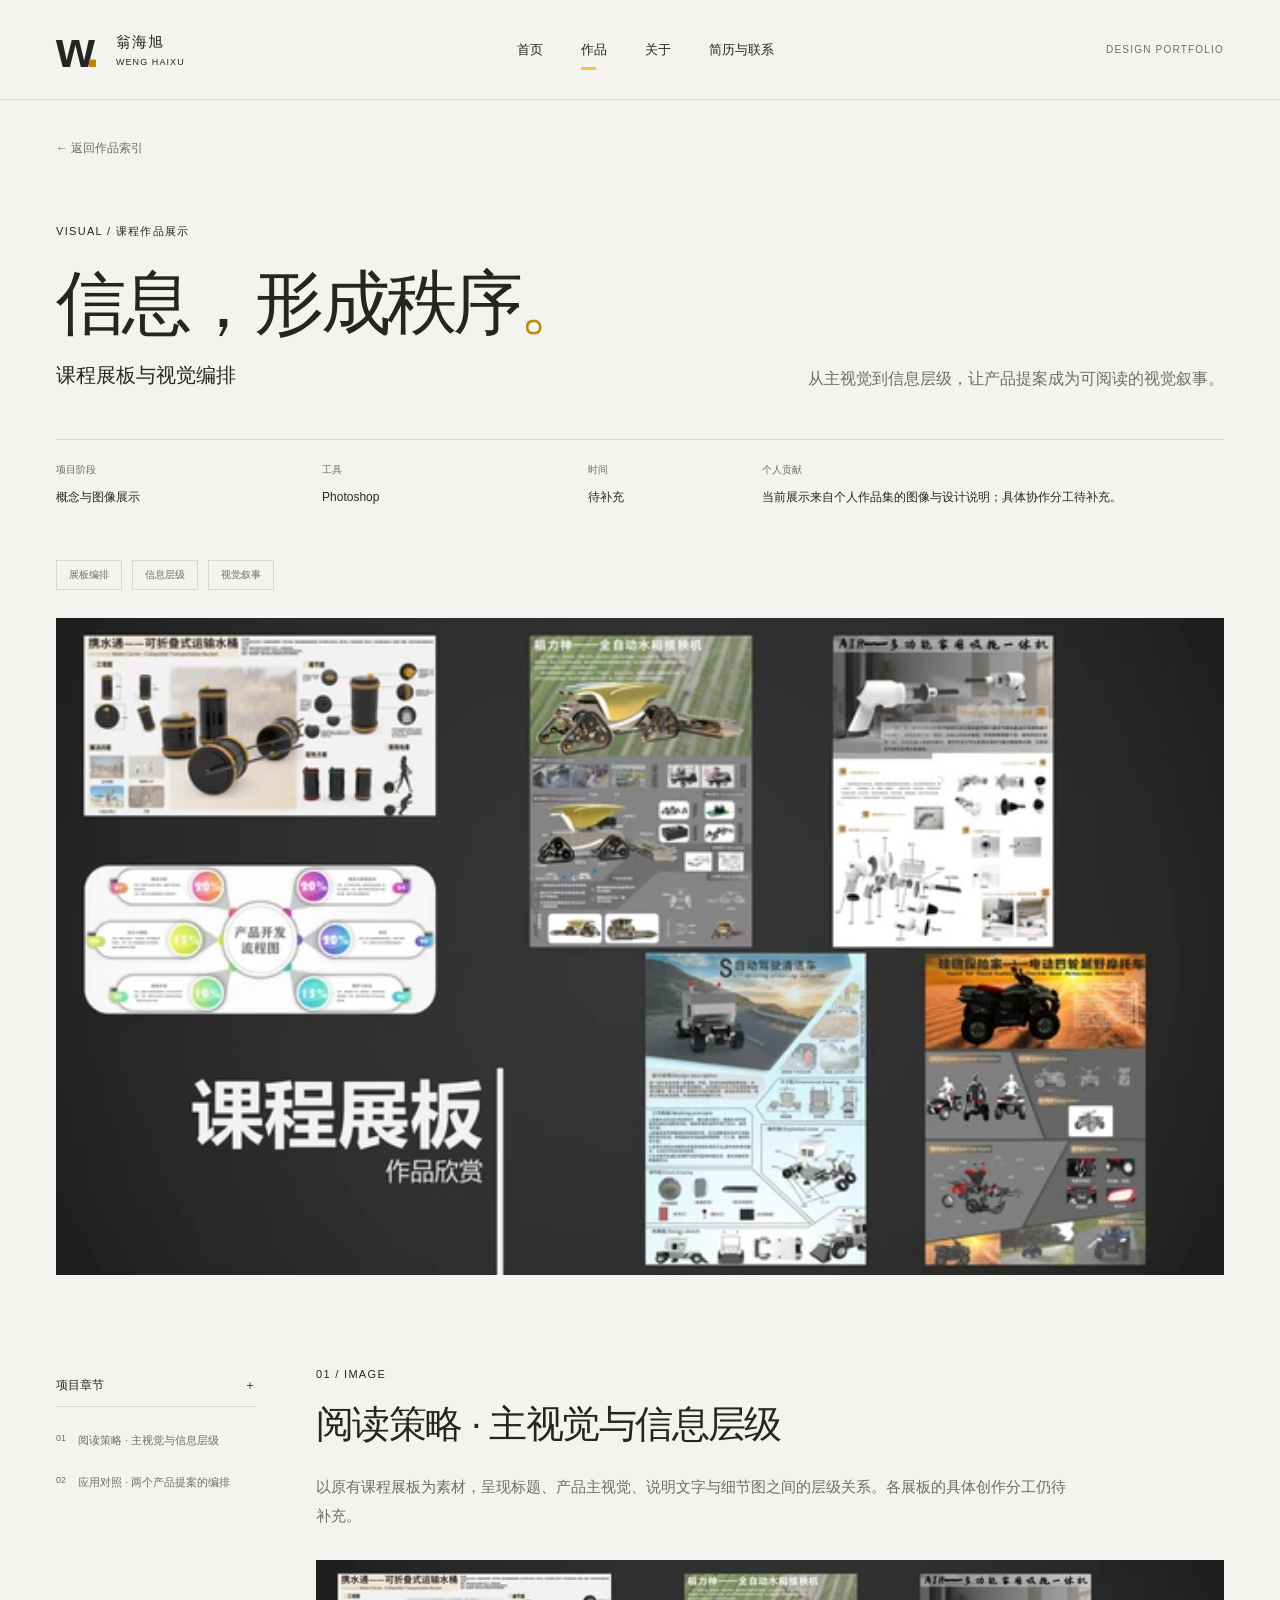
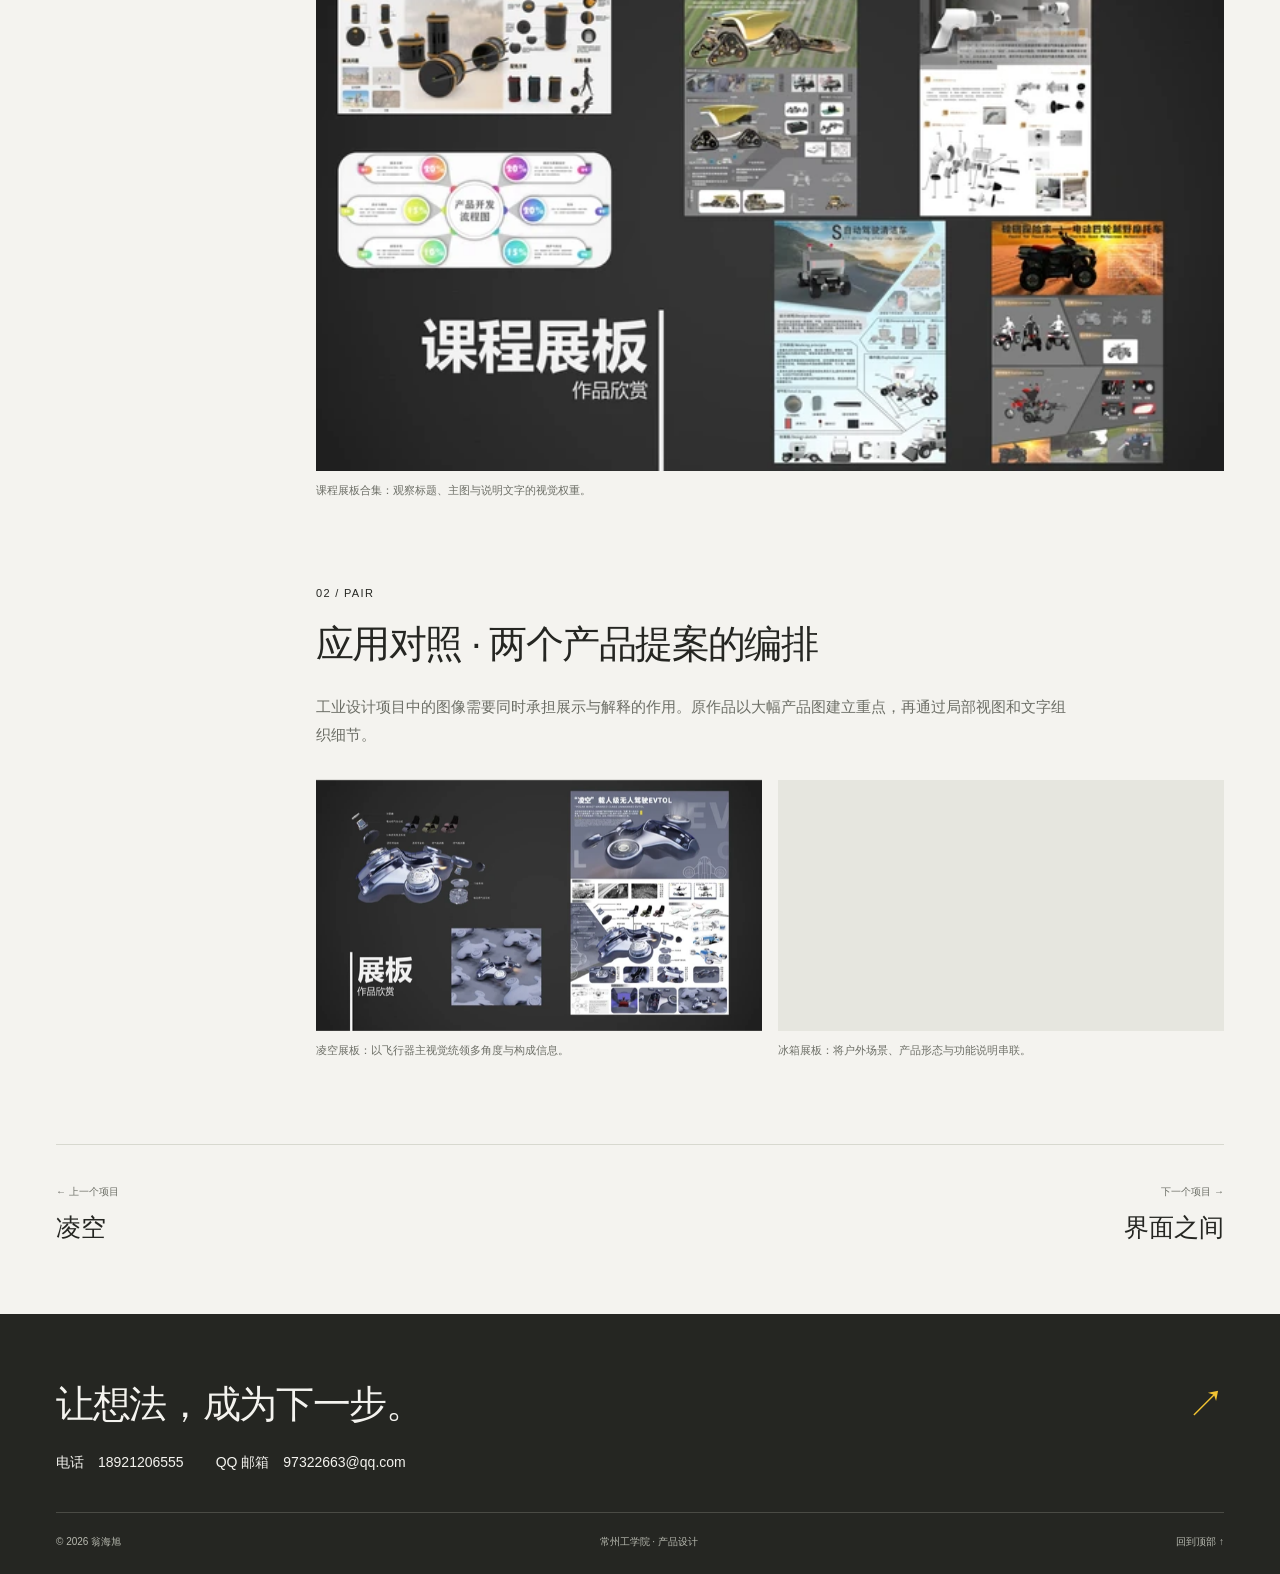
<file: projects/visual-boards/index.html>
<!DOCTYPE html><html lang="zh-CN"><head><meta charset="UTF-8"><meta name="viewport" content="width=device-width, initial-scale=1"><meta name="description" content="从主视觉到信息层级，让产品提案成为可阅读的视觉叙事。"><meta name="theme-color" content="#252622"><title>信息，形成秩序 · 课程展板与视觉编排 — 翁海旭</title><link rel="icon" href="/favicon.svg" type="image/svg+xml"><link rel="canonical" href="https://whx97322663-glitch.github.io/projects/visual-boards/"><meta property="og:title" content="信息，形成秩序 · 课程展板与视觉编排 — 翁海旭"><meta property="og:description" content="从主视觉到信息层级，让产品提案成为可阅读的视觉叙事。"><meta property="og:type" content="website"><meta property="og:url" content="https://whx97322663-glitch.github.io/projects/visual-boards/"><link rel="stylesheet" href="/_astro/Base.BLZxcgM2.css"></head><body><a class="skip" href="#main">跳转到内容</a><header class="site-header"><a class="wordmark" href="/" aria-label="翁海旭，返回首页"><span class="mark" aria-hidden="true">w<span>.</span></span><span>翁海旭<small>WENG HAIXU</small></span></a><nav aria-label="主导航" class="desktop-nav"><a href="/">首页</a><a href="/projects/" aria-current="page">作品</a><a href="/about/">关于</a><a href="/contact/">简历与联系</a></nav><details class="mobile-nav"><summary>菜单 <span aria-hidden="true">＋</span></summary><nav aria-label="手机导航"><a href="/">首页</a><a href="/projects/">作品</a><a href="/about/">关于</a><a href="/contact/">简历与联系</a></nav></details><span class="header-note">DESIGN PORTFOLIO</span></header><main id="main"><article class="case case-visual"><header class="wrap case-header"><a href="/projects/" class="back-link" data-back-projects>← 返回作品索引</a><div class="case-title"><div><span class="eyebrow">VISUAL / 课程作品展示</span><h1>信息，形成秩序<span class="accent-dot">。</span></h1><p class="case-subtitle">课程展板与视觉编排</p></div><p class="case-summary">从主视觉到信息层级，让产品提案成为可阅读的视觉叙事。</p></div><dl class="project-facts"><div><dt>项目阶段</dt><dd>概念与图像展示</dd></div><div><dt>工具</dt><dd>Photoshop</dd></div><div><dt>时间</dt><dd>待补充</dd></div><div><dt>个人贡献</dt><dd>当前展示来自个人作品集的图像与设计说明；具体协作分工待补充。</dd></div></dl><ul class="project-tags" aria-label="项目标签"><li>展板编排</li><li>信息层级</li><li>视觉叙事</li></ul><figure class="media"><div class="media-frame"><button type="button" class="zoom-trigger" data-image="/media/page-18.webp" data-alt="课程设计展板合集" data-caption="课程设计展板合集" aria-label="放大：课程设计展板合集"><picture class="mobile-preview"><source media="(max-width: 700px)" srcset="/media/page-18-small.webp"><img src="/media/page-18.webp" srcset="/media/page-18-small.webp 640w, /media/page-18.webp 1600w" sizes="(max-width: 700px) 100vw, 1100px" alt="课程设计展板合集" width="1600" height="900" loading="eager" decoding="async"></picture><span class="zoom-label" aria-hidden="true">放大 ↗</span></button></div></figure></header><div class="wrap case-body"><aside class="case-toc"><details open><summary>项目章节 <span>＋</span></summary><nav aria-label="项目章节"><a href="#strategy"><span>01</span>阅读策略 · 主视觉与信息层级</a><a href="#system"><span>02</span>应用对照 · 两个产品提案的编排</a></nav></details></aside><div class="case-sections"><section id="strategy" class="case-section"><span class="eyebrow">01 / IMAGE</span><h2>阅读策略 · 主视觉与信息层级</h2><p class="section-text">以原有课程展板为素材，呈现标题、产品主视觉、说明文字与细节图之间的层级关系。各展板的具体创作分工仍待补充。</p><div class="section-media"><figure class="media"><div class="media-frame"><button type="button" class="zoom-trigger" data-image="/media/page-18.webp" data-alt="原作品集中收录的课程展板合集" data-caption="课程展板合集：观察标题、主图与说明文字的视觉权重。" aria-label="放大：原作品集中收录的课程展板合集"><picture class="mobile-preview"><source media="(max-width: 700px)" srcset="/media/page-18-small.webp"><img src="/media/page-18.webp" srcset="/media/page-18-small.webp 640w, /media/page-18.webp 1600w" sizes="(max-width: 700px) 100vw, 1100px" alt="原作品集中收录的课程展板合集" width="1600" height="900" loading="lazy" decoding="async"></picture><span class="zoom-label" aria-hidden="true">放大 ↗</span></button></div><figcaption>课程展板合集：观察标题、主图与说明文字的视觉权重。</figcaption></figure></div></section><section id="system" class="case-section"><span class="eyebrow">02 / PAIR</span><h2>应用对照 · 两个产品提案的编排</h2><p class="section-text">工业设计项目中的图像需要同时承担展示与解释的作用。原作品以大幅产品图建立重点，再通过局部视图和文字组织细节。</p><div class="section-media paired"><figure class="media"><div class="media-frame"><button type="button" class="zoom-trigger" data-image="/media/page-8.webp" data-alt="凌空项目展板编排" data-caption="凌空展板：以飞行器主视觉统领多角度与构成信息。" aria-label="放大：凌空项目展板编排"><picture class="mobile-preview"><source media="(max-width: 700px)" srcset="/media/page-8-small.webp"><img src="/media/page-8.webp" srcset="/media/page-8-small.webp 640w, /media/page-8.webp 1600w" sizes="(max-width: 700px) 100vw, 1100px" alt="凌空项目展板编排" width="1600" height="900" loading="lazy" decoding="async"></picture><span class="zoom-label" aria-hidden="true">放大 ↗</span></button></div><figcaption>凌空展板：以飞行器主视觉统领多角度与构成信息。</figcaption></figure><figure class="media"><div class="media-frame"><button type="button" class="zoom-trigger" data-image="/media/page-17.webp" data-alt="便携冰箱项目展板编排" data-caption="冰箱展板：将户外场景、产品形态与功能说明串联。" aria-label="放大：便携冰箱项目展板编排"><picture class="mobile-preview"><source media="(max-width: 700px)" srcset="/media/page-17-small.webp"><img src="/media/page-17.webp" srcset="/media/page-17-small.webp 640w, /media/page-17.webp 1600w" sizes="(max-width: 700px) 100vw, 1100px" alt="便携冰箱项目展板编排" width="1600" height="900" loading="lazy" decoding="async"></picture><span class="zoom-label" aria-hidden="true">放大 ↗</span></button></div><figcaption>冰箱展板：将户外场景、产品形态与功能说明串联。</figcaption></figure></div></section></div></div><nav class="wrap project-pagination" aria-label="相邻项目"><a href="/projects/lingkong/"><small>← 上一个项目</small><span>凌空</span></a><a href="/projects/interface-study/"><small>下一个项目 →</small><span>界面之间</span></a></nav></article></main><footer class="site-footer"><div><a href="/contact/" class="footer-title">让想法，成为下一步。<span aria-hidden="true">↗</span></a><address class="footer-contact"><a href="tel:+8618921206555">电话　18921206555</a><a href="mailto:97322663@qq.com">QQ 邮箱　97322663@qq.com</a></address></div><div class="footer-bottom"><span>© 2026 翁海旭</span><span>常州工学院 · 产品设计</span><a href="#main">回到顶部 ↑</a></div></footer><dialog id="image-dialog" aria-label="作品图片大图"><button type="button" class="dialog-close" autofocus aria-label="关闭大图">关闭 ×</button><img alt=""><p></p></dialog><script type="module">function e(e,t=`all`,n=`recommended`,r=e.flatMap(e=>e.categories)){let i=new Set(r);return e.filter(e=>!e.draft&&(t===`all`||!i.has(t)||e.categories.includes(t))).sort((e,t)=>(n===`year`?(t.year??0)-(e.year??0):0)||e.order-t.order||e.slug.localeCompare(t.slug))}var t=document.querySelector(`.mobile-nav`);document.addEventListener(`keydown`,e=>{e.key===`Escape`&&t?.open&&(t.open=!1,t.querySelector(`summary`)?.focus())}),document.addEventListener(`click`,e=>{t?.open&&!t.contains(e.target)&&(t.open=!1)});var n=document.querySelector(`#image-dialog`),r=null;document.querySelectorAll(`[data-image]`).forEach(e=>e.addEventListener(`click`,()=>{if(!n)return;r=e;let t=n.querySelector(`img`);t.src=e.dataset.image,t.alt=e.dataset.alt||``,n.querySelector(`p`).textContent=e.dataset.caption||``,n.showModal(),document.body.style.overflow=`hidden`})),n?.querySelector(`button`)?.addEventListener(`click`,()=>n.close()),n?.addEventListener(`click`,e=>{if(e.target===n){let t=n.getBoundingClientRect();(e.clientX<t.left||e.clientX>t.right||e.clientY<t.top||e.clientY>t.bottom)&&n.close()}}),n?.addEventListener(`close`,()=>{document.body.style.overflow=``,r?.focus()}),document.querySelector(`[data-copy]`)?.addEventListener(`click`,async e=>{let t=e.currentTarget,n=document.querySelector(`#copy-status`);try{await navigator.clipboard.writeText(t.dataset.copy),n&&(n.textContent=`邮箱已复制。`)}catch{n&&(n.textContent=`无法自动复制，请选中邮箱文字手动复制。`)}});var i=document.querySelector(`#project-grid`);if(i){let t=Array.from(i.querySelectorAll(`[data-project]`)),n=Array.from(document.querySelectorAll(`[data-filter]`)),r=document.querySelector(`#project-sort`);function a(){let a=new URL(location.href),o=a.searchParams.get(`category`)||`all`;n.some(e=>e.dataset.filter===o)||(o=`all`);let s=a.searchParams.get(`sort`)===`year`?`year`:`recommended`;r.value=s,n.forEach(e=>{e.dataset.filter===o?e.setAttribute(`aria-current`,`true`):e.removeAttribute(`aria-current`)}),t.forEach(e=>e.hidden=!0);let c=e(t.map(e=>({slug:e.dataset.slug||``,categories:e.dataset.categories?.split(`,`)||[],year:Number(e.dataset.year),order:Number(e.dataset.order),draft:!1,card:e})),o,s,n.map(e=>e.dataset.filter));c.forEach(e=>{e.card.hidden=!1,i.append(e.card)});let l=c.length;document.querySelector(`#results-count`).textContent=`共 ${l} 个项目`,document.querySelector(`#empty-results`).hidden=l!==0;try{sessionStorage.setItem(`portfolio-list`,location.pathname+location.search)}catch{}}function o(e,t){let n=new URL(location.href);e===`all`?n.searchParams.delete(`category`):n.searchParams.set(`category`,e),t===`recommended`?n.searchParams.delete(`sort`):n.searchParams.set(`sort`,t),history.pushState(null,``,n),a()}n.forEach(e=>e.addEventListener(`click`,t=>{t.ctrlKey||t.metaKey||t.shiftKey||t.altKey||(t.preventDefault(),o(e.dataset.filter,r.value))})),r.addEventListener(`change`,()=>o(document.querySelector(`[data-filter][aria-current=true]`)?.dataset.filter||`all`,r.value)),document.querySelector(`[data-reset]`)?.addEventListener(`click`,e=>{e.preventDefault(),o(`all`,`recommended`)}),addEventListener(`popstate`,a),a()}try{let e=sessionStorage.getItem(`portfolio-list`);e&&/^\/projects\/(?:\?[^#]*)?$/.test(e)&&document.querySelector(`[data-back-projects]`)?.setAttribute(`href`,e)}catch{}if(matchMedia(`(max-width:700px)`).matches){let e=document.querySelector(`.case-toc details`);e&&(e.open=!1)}</script></body></html>
</file>
<file: _astro/Base.BLZxcgM2.css>
:root{--paper:#f4f3ef;--ink:#252622;--muted:#6c6e66;--line:#d7d8cf;--yellow:#f2c332;--max:1280px;--ease:.18s ease;color:var(--ink);background:var(--paper);font-synthesis:none;scroll-behavior:smooth;scroll-padding-top:32px;font-family:Arial,Microsoft YaHei,PingFang SC,sans-serif}*{box-sizing:border-box}body{margin:0}a{color:inherit;text-decoration:none}button,input,select{font:inherit}button,a,summary,select{-webkit-tap-highlight-color:transparent}button,summary,select{cursor:pointer}button{color:inherit}a,button,summary,select{touch-action:manipulation}a:focus-visible,button:focus-visible,summary:focus-visible,select:focus-visible{outline-offset:5px;outline:3px solid #2563c1}img{max-width:100%;display:block}p{line-height:1.9}h1,h2,h3,p{margin-top:0}h1,h2,h3{font-weight:500}h1{letter-spacing:-.055em;font-size:clamp(40px,5.5vw,76px);line-height:1.24}h2{letter-spacing:-.04em;font-size:clamp(28px,3vw,40px);line-height:1.4}h3{font-size:24px}::selection{background:var(--yellow);color:var(--ink)}[hidden]{display:none!important}.wrap{max-width:var(--max);width:calc(100% - 112px);margin-inline:auto}.eyebrow,.tiny-label{letter-spacing:.12em;font-size:11px;font-weight:500;line-height:1.7}.eyebrow{display:block}.muted{color:var(--muted)}.yellow{color:var(--yellow)}.accent-dot{color:#bd8b05}.skip{background:var(--yellow);z-index:100;padding:14px;position:fixed;top:-80px;left:20px}.skip:focus{top:10px}.site-header{border-bottom:1px solid var(--line);justify-content:space-between;align-items:center;gap:24px;max-width:1440px;height:100px;margin:auto;padding:0 56px;display:flex}.wordmark{letter-spacing:.08em;align-items:center;gap:16px;font-size:15px;display:flex}.wordmark small{letter-spacing:.12em;margin-top:5px;font-size:9px;display:block}.mark{letter-spacing:-.15em;padding-right:8px;font-size:50px;font-weight:800;line-height:1}.mark span{color:#b78500}.desktop-nav{gap:38px;font-size:13px;display:flex}.desktop-nav a{padding:14px 0;position:relative}.desktop-nav a[aria-current=page]:after{content:"";background:var(--yellow);width:15px;height:3px;position:absolute;bottom:3px;left:0}.header-note{letter-spacing:.12em;color:var(--muted);font-size:10px}.mobile-nav{display:none}.dark{background:var(--ink);color:var(--paper)}.dark .site-header{border-color:#4a4b45}.dark .header-note{color:#b4b5ab}.dark .mark span{color:var(--yellow)}.hero{padding-top:34px}.hero>.eyebrow{color:#c1c2b8;justify-content:space-between;display:flex}.status-dot{background:var(--yellow);border-radius:50%;width:6px;height:6px;margin-right:8px;display:inline-block}.hero-copy{grid-template-columns:1.5fr 1fr;align-items:end;gap:40px;padding:44px 0 38px;display:grid}.hero-copy h1{letter-spacing:-.055em;margin:0;font-size:clamp(38px,4.65vw,66px);line-height:1.3}.hero-aside{justify-self:end;max-width:310px}.tiny-label{color:#aeb0a4}.hero-aside p{margin:14px 0 22px;font-size:14px;line-height:1.9}.text-link{border-bottom:1px solid;align-items:center;gap:40px;padding:0 0 9px;font-size:13px;display:inline-flex}.text-link span{transition:transform var(--ease)}.text-link:hover span{transform:translate(3px,-3px)}.hero-image{background:#b6b7c4;height:440px;position:relative;overflow:hidden}.mobile-preview{display:contents}.hero-image img{object-fit:cover;object-position:center 45%;width:100%;height:100%}.hero-image-label{color:#fff;text-shadow:0 1px 12px #222;justify-content:space-between;align-items:center;display:flex;position:absolute;bottom:22px;left:24px;right:24px}.hero-image-label>span{letter-spacing:.12em;font-size:10px}.hero-image-label a{background:var(--ink);text-shadow:none;padding:14px 18px;font-size:15px}.hero-image-label a span{color:var(--yellow);padding-left:30px}.image-side{writing-mode:vertical-rl;letter-spacing:.15em;color:#303239;font-size:8px;position:absolute;top:18px;right:16px}.hero-bottom{color:#b9bbb1;letter-spacing:.06em;justify-content:space-between;padding:22px 0 34px;font-size:10px;display:flex}.light-surface{background:var(--paper);color:var(--ink)}.section{padding:92px 0 76px}.section-heading{justify-content:space-between;align-items:end;gap:24px;margin-bottom:36px;display:flex}.section-heading h2{margin:15px 0 0}.section-heading .eyebrow{color:var(--muted)}.discipline-links{border-top:1px solid var(--line);border-bottom:1px solid var(--line);grid-template-columns:1fr 1fr;margin-bottom:40px;display:grid}.discipline-links>a{justify-content:space-between;align-items:center;gap:16px;padding:25px 25px 25px 0;display:flex}.discipline-links>a+a{border-left:1px solid var(--line);padding-left:26px}.discipline-links>a>span:first-child{font-size:19px}.discipline-links small{letter-spacing:.1em;color:var(--muted);margin-top:7px;font-size:9px;display:block}.discipline-links>a>span:last-child{color:var(--muted);font-size:11px}.discipline-links>a:hover{background:#eae9e2}.project-grid{grid-template-columns:1fr 1fr;gap:52px 28px;display:grid}.project-card{min-width:0}.card-image{aspect-ratio:4/3;background:#e5e5df;position:relative;overflow:hidden}.card-image img{width:100%;height:100%;transition:transform .35s}.project-link:hover .card-image img{transform:scale(1.025)}.card-number{background:var(--paper);padding:6px 9px;font-size:10px;position:absolute;top:15px;left:15px}.card-arrow{background:var(--paper);width:34px;height:34px;transition:background var(--ease);border-radius:50%;place-items:center;display:grid;position:absolute;bottom:16px;right:16px}.project-link:hover .card-arrow{background:var(--yellow)}.card-meta{color:var(--muted);letter-spacing:.04em;justify-content:space-between;gap:10px;margin-top:17px;font-size:10px;display:flex}.project-card h3{flex-wrap:wrap;align-items:baseline;gap:16px;margin:12px 0 7px;display:flex}.project-card h3 span{color:var(--muted);font-size:13px;font-weight:400}.project-card p{color:var(--muted);margin:0;font-size:12px;line-height:1.8}.about-strip{border-top:1px solid var(--line);grid-template-columns:1fr 1fr;gap:70px;padding:70px 0 100px;display:grid}.about-strip h2{margin:18px 0 30px;font-size:44px}.intro-text{font-size:19px;line-height:1.9}.skill-row{border-top:1px solid var(--line);grid-template-columns:110px 1fr;gap:15px;padding:19px 0;font-size:12px;display:grid}.skill-row p{margin:0;line-height:1.5}.skill-row>span{color:var(--muted)}.site-footer{background:var(--ink);color:var(--paper);padding:65px max(56px,50vw - 640px) 25px}.footer-title{letter-spacing:-.035em;justify-content:space-between;gap:20px;font-size:clamp(24px,3vw,40px);display:flex}.footer-title span{color:var(--yellow)}.site-footer p{color:#aeb0a4;margin:18px 0 55px;font-size:11px}.footer-bottom{color:#b8bab0;border-top:1px solid #4a4b45;justify-content:space-between;gap:20px;padding-top:22px;font-size:10px;display:flex}.page-intro{padding:75px 0 50px}.page-intro h1{margin:22px 0 24px}.page-intro>p{color:var(--muted);max-width:610px;font-size:15px}.work-list{padding-bottom:100px}.filter-bar{border-top:1px solid var(--line);border-bottom:1px solid var(--line);justify-content:space-between;align-items:center;gap:20px;display:flex}.filters{flex-wrap:wrap;gap:28px;display:flex}.filters a{min-height:44px;padding:22px 0;font-size:13px;position:relative}.filters a[aria-current=true]:after{content:"";background:#b58b10;height:3px;position:absolute;bottom:0;left:0;right:0}.filters sup{color:var(--muted);margin-left:5px;font-size:9px}.sort-label{white-space:nowrap;font-size:11px}.sort-label select{background:0 0;border:0;padding:12px;font-size:12px}.results-note{color:var(--muted);margin:20px 0 30px;font-size:11px}.empty-state{text-align:center;padding:70px 20px}.case-header{padding-top:38px}.back-link{color:var(--muted);font-size:12px}.case-title{grid-template-columns:1.2fr 1fr;align-items:end;gap:60px;margin:65px 0 45px;display:grid}.case-title h1{margin:18px 0 10px}.case-subtitle{margin:0;font-size:20px}.case-summary{max-width:420px;color:var(--muted);justify-self:end;margin:0;font-size:16px}.project-facts{border-top:1px solid var(--line);grid-template-columns:1fr 1fr .6fr 2fr;gap:35px;margin:0 0 28px;padding:23px 0;display:grid}.project-facts dt{color:var(--muted);margin-bottom:10px;font-size:10px}.project-facts dd{margin:0;font-size:12px;line-height:1.8}.media{margin:0 0 20px}.media-frame{background:#e6e6df}.media img{width:100%;height:auto}.zoom-trigger{cursor:zoom-in;background:0 0;border:0;width:100%;padding:0;display:block;position:relative}.zoom-label{background:var(--paper);opacity:0;transition:opacity var(--ease);padding:8px 12px;font-size:10px;position:absolute;bottom:12px;right:12px}.zoom-trigger:hover .zoom-label,.zoom-trigger:focus-visible .zoom-label{opacity:1}figcaption{color:var(--muted);margin-top:10px;font-size:11px;line-height:1.7}.case-header>.media img{object-fit:contain;max-height:660px}.case-body{grid-template-columns:200px 1fr;gap:60px;padding-top:70px;display:grid}.case-toc>details{position:sticky;top:28px}.case-toc summary{border-bottom:1px solid var(--line);padding:12px 0;font-size:12px;list-style:none}.case-toc summary span{float:right}.case-toc nav{flex-direction:column;margin-top:12px;display:flex}.case-toc a{color:var(--muted);gap:12px;padding:13px 0;font-size:11px;line-height:1.5;display:flex}.case-toc a:hover{color:var(--ink)}.case-toc a span{font-size:9px}.case-section{min-width:0;padding-bottom:65px;scroll-margin-top:30px}.case-section h2{margin:14px 0 22px}.section-text{color:var(--muted);white-space:pre-line;max-width:760px;margin-bottom:30px;font-size:15px}.paired{grid-template-columns:1fr 1fr;gap:16px;display:grid}.case video{background:#222;width:100%;max-height:650px}.spec-list div{border-bottom:1px solid var(--line);grid-template-columns:1fr 2fr;padding:18px 0;font-size:14px;display:grid}.spec-list dd{margin:0}.project-pagination{border-top:1px solid var(--line);justify-content:space-between;gap:30px;padding:40px 0 70px;display:flex}.project-pagination>a:last-child{text-align:right}.project-pagination small{color:var(--muted);margin-bottom:12px;font-size:10px;display:block}.project-pagination span{font-size:25px}.biography{grid-template-columns:minmax(220px,320px) minmax(0,1fr);align-items:start;gap:clamp(32px,5vw,72px);padding:15px 0 100px;display:grid}.biography>.mobile-preview{max-width:320px;display:block}.biography>div{min-width:0}.bio-portrait{align-self:start;width:100%;height:auto;display:block}.biography>div>p:not(.intro-text){color:var(--muted);font-size:14px}.bio-section{border-top:1px solid var(--line);margin-top:35px;padding-top:30px}.bio-section h3{margin:18px 0 12px;font-size:20px}.bio-section p{font-size:14px}.bio-section .skill-row:first-of-type{margin-top:18px}.contact-options{grid-template-columns:1fr 1fr;gap:70px;padding-bottom:70px;display:grid}.contact-options>div{border-top:1px solid var(--line);padding-top:26px}.contact-options h2{margin:23px 0 20px;font-size:28px}.contact-options p{color:var(--muted);font-size:14px}.contact-foot{padding-bottom:100px}.contact-foot .text-link{margin-top:20px}.button,.copy-button{background:var(--ink);color:var(--paper);border:0;margin-top:10px;padding:16px 22px;font-size:13px;display:inline-block}.contact-email{overflow-wrap:anywhere;display:block}.copy-button{margin-top:18px}dialog{background:var(--ink);color:#fff;border:0;width:min(94vw,1500px);max-height:94vh;padding:50px 18px 12px}dialog::backdrop{background:#000000d1}dialog img{object-fit:contain;width:100%;max-height:76vh}dialog p{text-align:center;margin:12px 0 0;font-size:12px}.dialog-close{color:#fff;background:0 0;border:1px solid #777;padding:6px 12px;font-size:12px;position:absolute;top:12px;right:16px}@media (width>=1600px){.hero-image{height:490px}}@media (width<=1000px){.wrap{width:calc(100% - 64px)}.site-header{padding-inline:32px}.header-note{display:none}.hero-copy{grid-template-columns:1.6fr 1fr;gap:25px}.hero-aside p{font-size:12px}.hero-image{height:380px}.about-strip{gap:40px}.case-body{grid-template-columns:160px 1fr;gap:30px}.project-facts{gap:18px}.biography{gap:40px}.site-footer{padding-inline:32px}.discipline-links>a>span:last-child{display:none}}@media (width<=700px){.wrap{width:calc(100% - 40px)}.site-header{height:78px;padding-inline:20px}.wordmark{gap:12px;font-size:13px}.mark{font-size:42px}.desktop-nav{display:none}.mobile-nav{font-size:13px;display:block;position:relative}.mobile-nav summary{min-height:44px;padding:12px 0 12px 15px;list-style:none}.mobile-nav summary span{margin-left:14px}.mobile-nav nav{background:var(--ink);width:230px;color:var(--paper);z-index:20;padding:14px 24px;position:absolute;top:45px;right:0;box-shadow:0 12px 30px #0003}.mobile-nav nav a{border-bottom:1px solid #4a4b45;padding:17px 0;display:block}.hero{padding-top:23px}.hero>.eyebrow{font-size:9px}.hero>.eyebrow>span:last-child{display:none}.hero-copy{padding:30px 0 25px;display:block}.hero-copy h1{font-size:clamp(31px,7.7vw,52px);line-height:1.4}.hero-aside{max-width:none;margin-top:25px}.hero-aside .tiny-label{display:none}.hero-aside p{margin:0 0 18px;font-size:12px}.hero-image{height:310px}.hero-image-label{bottom:12px;left:12px;right:12px}.hero-image-label>span{display:none}.hero-image-label a{padding:11px 14px;font-size:12px}.image-side{font-size:7px;right:8px}.hero-bottom{gap:12px;padding:18px 0 25px;font-size:9px}.hero-bottom span:last-child{display:none}.section{padding:54px 0}.section-heading{align-items:start;margin-bottom:25px}.section-heading h2{margin-top:12px;font-size:27px}.section-heading .text-link{white-space:nowrap;gap:10px;margin-top:30px;font-size:11px}.eyebrow{font-size:9px}.discipline-links{margin-bottom:26px}.discipline-links>a{padding:19px 12px 19px 0}.discipline-links>a+a{padding-left:18px}.discipline-links>a>span:first-child{font-size:17px}.discipline-links small{font-size:8px}.project-grid{grid-template-columns:1fr;gap:34px}.project-card h3{gap:12px;font-size:23px}.project-card h3 span{font-size:12px}.card-meta{font-size:9px}.about-strip{grid-template-columns:1fr;gap:30px;padding:45px 0 60px}.about-strip h2{font-size:34px}.intro-text{font-size:17px}.site-footer{padding:40px 20px 22px}.site-footer p{margin-bottom:35px}.footer-bottom{flex-wrap:wrap;font-size:9px}.footer-bottom span:nth-child(2){display:none}.page-intro{padding:45px 0 30px}.page-intro h1{font-size:39px}.page-intro>p{font-size:13px}.filter-bar{padding-bottom:10px;display:block}.filters{justify-content:space-between;gap:20px}.filters a{padding:17px 0;font-size:12px}.filters sup{margin-left:3px;font-size:8px}.sort-label{justify-content:flex-end;align-items:center;margin-top:5px;display:flex}.results-note{margin:14px 0 23px}.work-list{padding-bottom:55px}.case-header{padding-top:27px}.case-title{margin:40px 0 26px;display:block}.case-title h1{font-size:48px}.case-subtitle{font-size:18px}.case-summary{margin-top:24px;font-size:14px}.project-facts{grid-template-columns:1fr 1fr;gap:20px}.project-facts>div:last-child{grid-column:1/-1}.project-facts dd{font-size:11px}.case-body{padding-top:20px;display:block}.case-toc{margin-bottom:35px}.case-toc nav{grid-template-columns:1fr 1fr;gap:0 20px;display:grid}.case-toc summary{padding:16px 0}.case-section{padding-bottom:35px}.case-section h2{font-size:28px}.section-text{font-size:14px}.paired{grid-template-columns:1fr;gap:0}.zoom-label{opacity:1;padding:6px 8px;font-size:9px}.project-pagination{padding:30px 0 45px}.project-pagination span{font-size:21px}.biography>.mobile-preview{width:62%;max-width:240px}.biography{grid-template-columns:1fr;gap:28px;padding-bottom:55px}.contact-options{grid-template-columns:1fr;gap:30px;padding-bottom:35px}.contact-intro h1{font-size:37px}.contact-foot{padding-bottom:60px}dialog{width:96vw;padding:50px 10px 10px}dialog img{max-height:70vh}}@media (prefers-reduced-motion:reduce){:root{scroll-behavior:auto}*,:before,:after{transition:none!important;animation:none!important}}@media (width<=700px){.hero-aside{justify-self:auto;width:100%}}.project-tags{flex-wrap:wrap;gap:10px;margin:0 0 28px;padding:0;list-style:none;display:flex}.project-tags li{border:1px solid var(--line);color:var(--muted);padding:7px 12px;font-size:10px}.process-index{border-top:1px solid var(--line);padding:60px 0 90px}.process-grid{grid-template-columns:1fr 1fr;gap:48px 28px;display:grid}.process-grid article{min-width:0}.process-grid .muted{font-size:12px}.process-heading{justify-content:space-between;align-items:baseline;gap:18px;margin-bottom:12px;display:flex}.process-heading h3{margin:0;font-size:23px}.process-heading .text-link{white-space:nowrap;gap:10px;font-size:11px}.process-entry{border-bottom:1px solid var(--line);grid-column:1/-1;justify-content:space-between;align-items:center;gap:24px;padding:26px 0;display:flex}.process-entry>span:first-child{font-size:27px}.process-entry small{letter-spacing:.12em;color:var(--muted);margin-bottom:12px;font-size:10px;display:block}.process-entry>span:last-child{font-size:12px}@media (width<=700px){.process-grid{grid-template-columns:1fr;gap:30px}.process-index{padding:40px 0 55px}.process-entry{padding:0 0 25px;display:block}.process-entry>span:last-child{margin-top:16px;display:block}}.footer-contact{flex-wrap:wrap;gap:12px 32px;margin:24px 0 40px;font-size:14px;font-style:normal;display:flex}.footer-contact a:hover{text-decoration:underline}@media (width>=1000px){.selected-grid{grid-template-columns:1.15fr 1fr}}.project-card .card-contribution{margin-top:10px;font-size:12px;line-height:1.8}.hero-copy{padding-block:28px}.feature-hero{grid-template-columns:1fr 1.12fr;align-items:center;gap:32px 64px;padding-top:56px;padding-bottom:26px;display:grid}.feature-copy h1{letter-spacing:-.05em;margin:32px 0 28px;font-size:clamp(38px,4.5vw,66px);line-height:1.3}.feature-copy .eyebrow{color:#c1c2b8}.feature-description{color:#c1c2b8;font-size:16px;line-height:1.9}.feature-credit{color:#c1c2b8;margin:30px 0 18px;font-size:12px}.feature-cta{background:var(--yellow);max-width:260px;color:var(--ink);justify-content:space-between;align-items:center;padding:18px 22px;font-size:15px;display:flex}.feature-cta:hover{background:#f5d969}.feature-more{border-bottom:1px solid #63645b;margin-top:20px;padding-block:8px;font-size:12px;display:inline-block}.feature-art{min-width:0;display:block}.feature-crop{aspect-ratio:600/610;background:#d9d8d4;position:relative;overflow:hidden}.feature-crop img{width:266.667%;max-width:none;height:auto;position:absolute;top:-24.59%;left:-150%}.feature-caption{color:#c1c2b8;justify-content:space-between;gap:16px;padding-top:16px;font-size:11px;display:flex}.feature-caption span:first-child{color:var(--paper);font-size:14px}.feature-footer{color:#c1c2b8;border-top:1px solid #44453d;grid-column:1/-1;justify-content:space-between;padding-top:22px;font-size:11px;display:flex}@media (width<=1000px){.feature-hero{gap:32px}.feature-copy h1{font-size:38px}}@media (width<=700px){.feature-hero{grid-template-columns:1fr;gap:28px;padding-top:30px}.feature-copy h1{margin:20px 0;font-size:clamp(34px,8.8vw,52px)}.feature-description{font-size:14px}.feature-credit{margin-top:20px}.feature-more{margin-left:20px}.feature-cta{width:210px;max-width:100%;display:inline-flex}.feature-crop{max-height:460px}.feature-footer{gap:20px;font-size:10px}}
</file>
<file: portfolio-motion.css>
.practice-section {
  border-bottom: 1px solid var(--line);
}

.practice-card .project-link {
  display: block;
  position: relative;
}

.practice-card .card-image {
  aspect-ratio: 16 / 9;
  background: var(--ink);
}

.practice-card .card-image img {
  display: block;
  object-fit: cover;
}

.practice-card .project-link:focus-visible {
  outline: 2px solid #8f6b00;
  outline-offset: 5px;
}

.practice-card .project-link:is(:hover, :focus-visible) .card-arrow {
  background: var(--yellow);
}

@media (max-width: 700px) {
  .filters:has([data-filter="interactive"]) {
    justify-content: flex-start;
    column-gap: 16px;
    row-gap: 0;
  }
}

@media (prefers-reduced-motion: no-preference) {
  .card-arrow {
    transition: transform .22s ease, background-color .22s ease;
  }

  .project-link:is(:hover, :focus-visible) .card-arrow {
    transform: translate(2px, -2px);
  }

  .feature-cta span,
  .text-link span {
    display: inline-block;
    transition: transform .22s ease;
  }

  :is(.feature-cta, .text-link):is(:hover, :focus-visible) span {
    transform: translateX(4px);
  }
}

@media (hover: hover) and (pointer: fine) and (prefers-reduced-motion: no-preference) {
  .practice-card .card-image {
    transform: perspective(950px) rotateX(var(--practice-x, 0deg)) rotateY(var(--practice-y, 0deg));
    transition: transform .42s cubic-bezier(.2,.75,.3,1), box-shadow .24s ease;
  }

  .practice-card .is-tracking .card-image {
    box-shadow: 0 14px 30px #25262226;
    transition-duration: .12s, .24s;
  }

  .practice-card .card-image::after {
    content: "";
    pointer-events: none;
    position: absolute;
    inset: 0;
    background: radial-gradient(ellipse at var(--light-x, 50%) var(--light-y, 50%), #fff2b424, transparent 58%);
    opacity: 0;
    transition: opacity .24s ease;
  }

  .practice-card .is-tracking .card-image::after {
    opacity: 1;
  }
}

@media (prefers-reduced-motion: reduce) {
  .project-link:hover .card-image img {
    transform: none;
  }
}
</file>
<file: portfolio-layout.css>
.profile-cover {
  display: grid;
  grid-template-columns: minmax(0, 1fr) minmax(0, .75fr);
  align-items: center;
  gap: clamp(24px, 5vw, 80px);
  padding-block: clamp(64px, 8vw, 120px);
}

.profile-romanization {
  color: var(--yellow);
  font-size: clamp(12px, 1.2vw, 15px);
  letter-spacing: .23em;
  text-transform: uppercase;
}

.profile-cover h1 {
  margin: 15px 0 20px;
  font-size: clamp(70px, 10vw, 145px);
  font-weight: 700;
  letter-spacing: -.035em;
  line-height: 1.03;
}

.profile-role {
  font-size: clamp(19px, 3.25vw, 38px);
  line-height: 1.25;
}

.profile-summary {
  display: flex;
  flex-wrap: wrap;
  gap: 2px 20px;
  margin-top: 14px;
  color: #c1c2b8;
  font-size: 14px;
}

.profile-actions {
  display: flex;
  flex-wrap: wrap;
  align-items: center;
  gap: 14px 24px;
  margin-top: clamp(24px, 3vw, 40px);
}

.profile-actions :is(.feature-cta, .text-link) {
  margin-top: 0;
}

.cover-signature {
  display: flex;
  align-items: baseline;
  justify-self: end;
  padding-inline-end: .055em;
  color: #55564d;
  font-size: clamp(186px, 29vw, 420px);
  font-weight: 800;
  letter-spacing: -.12em;
  line-height: .8;
  user-select: none;
}

.cover-signature span {
  width: .09em;
  height: .09em;
  background: var(--yellow);
}

@supports (-webkit-text-stroke: 1px black) {
  .cover-signature {
    color: transparent;
    -webkit-text-stroke: 1px #77786a;
  }
}

.opening-curtain { display: none; }

@media (prefers-reduced-motion: no-preference) {
  .opening-curtain:not([hidden]) {
    position: fixed;
    z-index: 100;
    inset: 0;
    display: grid;
    place-items: center;
    overflow: hidden;
    pointer-events: none;
  }

  .opening-curtain::before,
  .opening-curtain::after {
    content: "";
    position: absolute;
    inset-inline: 0;
    height: calc(50% + 1px);
    background: #20211e;
    animation: curtain-lift .75s cubic-bezier(.67,0,.25,1) .53s both;
  }

  .opening-curtain::before {
    top: 0;
    --curtain-offset: -102%;
  }

  .opening-curtain::after {
    bottom: 0;
    --curtain-offset: 102%;
  }

  .opening-mark.mark {
    position: relative;
    z-index: 1;
    padding: 0 .1em 12px 0;
    color: var(--paper);
    border-bottom: 2px solid var(--yellow);
    font-size: clamp(60px, 9vw, 104px);
    animation: opening-mark .67s ease both;
  }

  @keyframes curtain-lift {
    to { transform: translateY(var(--curtain-offset)); }
  }

  @keyframes opening-mark {
    0% { opacity: 0; transform: translateY(8px); }
    28%, 72% { opacity: 1; transform: translateY(0); }
    100% { opacity: 0; transform: translateY(-4px); }
  }
}

.editorial-section {
  padding-block: clamp(52px, 8vw, 104px);
}

.case-plate {
  display: grid;
  grid-template-areas: "media copy";
  grid-template-columns: minmax(0, 1.2fr) minmax(0, 1fr);
  align-items: center;
  gap: clamp(32px, 8vw, 120px);
  border-bottom: 1px solid var(--line);
}

.case-copy { grid-area: copy; }

.case-media {
  grid-area: media;
  margin: 0;
}

.case-media .feature-crop {
  aspect-ratio: 600 / 610;
  max-height: none;
}

.editorial-label,
.practice-copy .editorial-label {
  color: var(--muted);
  font-size: 13px;
  line-height: 1.45;
}

.case-copy h2 {
  margin: 12px 0;
  font-size: clamp(42px, 5.5vw, 82px);
  letter-spacing: -.06em;
  line-height: 1.06;
}

.case-type,
.practice-copy .practice-type {
  color: var(--ink);
  font-size: clamp(17px, 1.7vw, 23px);
  line-height: 1.4;
}

.editorial-description,
.practice-copy .editorial-description {
  max-width: 28em;
  margin: 16px 0 24px;
  color: var(--muted);
  font-size: 15px;
  line-height: 1.8;
}

.editorial-heading {
  display: flex;
  flex-wrap: wrap;
  align-items: baseline;
  justify-content: space-between;
  gap: 12px 24px;
  margin-bottom: clamp(24px, 4vw, 48px);
}

.editorial-heading h2 {
  margin: 0;
  font-size: clamp(30px, 4.4vw, 60px);
  letter-spacing: -.045em;
  line-height: 1.12;
}

.editorial-heading .text-link {
  margin: 0;
  white-space: nowrap;
}

.practice-spreads .practice-card + .practice-card {
  margin-top: clamp(28px, 5.5vw, 72px);
}

.practice-spreads .project-link {
  display: grid;
  grid-template-areas: "cover description";
  grid-template-columns: minmax(0, 1.85fr) minmax(0, 1fr);
  align-items: center;
  gap: clamp(24px, 6vw, 88px);
}

.practice-spreads .practice-reversed .project-link {
  grid-template-areas: "description cover";
  grid-template-columns: minmax(0, 1fr) minmax(0, 1.85fr);
}

.practice-spreads .card-image { grid-area: cover; }
.practice-copy { grid-area: description; }

.practice-copy h3 {
  display: block;
  margin: 9px 0 4px;
  font-size: clamp(29px, 3.5vw, 53px);
  letter-spacing: -.045em;
  line-height: 1.1;
}

.practice-action { margin-top: 0; }

.practice-spreads .project-link:is(:hover, :focus-visible) .practice-action {
  color: #765900;
}

.home-index-list {
  margin: 0;
  padding: 0;
  border-top: 1px solid var(--line);
  list-style: none;
}

.home-index-list a {
  display: grid;
  grid-template-columns: 1fr 2fr 2fr auto;
  align-items: baseline;
  gap: 8px 24px;
  padding: clamp(16px, 2.5vw, 30px) 0;
  border-bottom: 1px solid var(--line);
}

.home-index-title {
  font-size: clamp(19px, 2.5vw, 32px);
  letter-spacing: -.035em;
}

.home-index-description {
  color: var(--muted);
  font-size: 14px;
}

.home-index-list a:is(:hover, :focus-visible) .home-index-arrow {
  color: #765900;
}

.work-intro {
  display: grid;
  grid-template-columns: minmax(0, 1.35fr) minmax(0, 1fr);
  align-items: end;
  gap: 20px 48px;
  padding-block: clamp(42px, 7vw, 92px) clamp(30px, 5vw, 60px);
}

.work-intro h1 {
  margin: 0;
  font-size: clamp(54px, 8vw, 108px);
  letter-spacing: -.055em;
  line-height: 1.05;
}

.work-intro-copy p {
  max-width: 26em;
  margin: 0 0 16px;
  color: var(--muted);
  font-size: 15px;
  line-height: 1.8;
}

.work-intro-copy .text-link { margin: 0; }

.work-list .filters a:is(:hover, :focus-visible) {
  color: #765900;
}

@media (prefers-reduced-motion: no-preference) {
  .home-index-arrow { transition: transform .22s ease; }

  .home-index-list a:is(:hover, :focus-visible) .home-index-arrow {
    transform: translate(3px, -3px);
  }
}

@media (max-width: 700px) {
  .profile-cover,
  .work-intro {
    grid-template-columns: minmax(0, 1fr);
  }

  .profile-cover { padding-block: 54px 62px; }

  .profile-cover h1 {
    margin-block: 10px 13px;
    font-size: clamp(58px, 15vw, 96px);
  }

  .cover-signature { display: none; }

  .case-plate {
    grid-template-areas: "copy" "media";
    grid-template-columns: minmax(0, 1fr);
  }

  .practice-spreads .project-link,
  .practice-spreads .practice-reversed .project-link {
    grid-template-areas: "cover" "description";
    grid-template-columns: minmax(0, 1fr);
    gap: 18px;
  }

  .practice-spreads .practice-card + .practice-card { margin-top: 40px; }

  .home-index-list a { grid-template-columns: minmax(0, 1fr) auto; }
  .home-index-list .editorial-label { grid-column: 1 / -1; }
  .home-index-description { grid-row: 3; }
  .home-index-arrow { grid-area: 2 / 2; }
}
</file>
